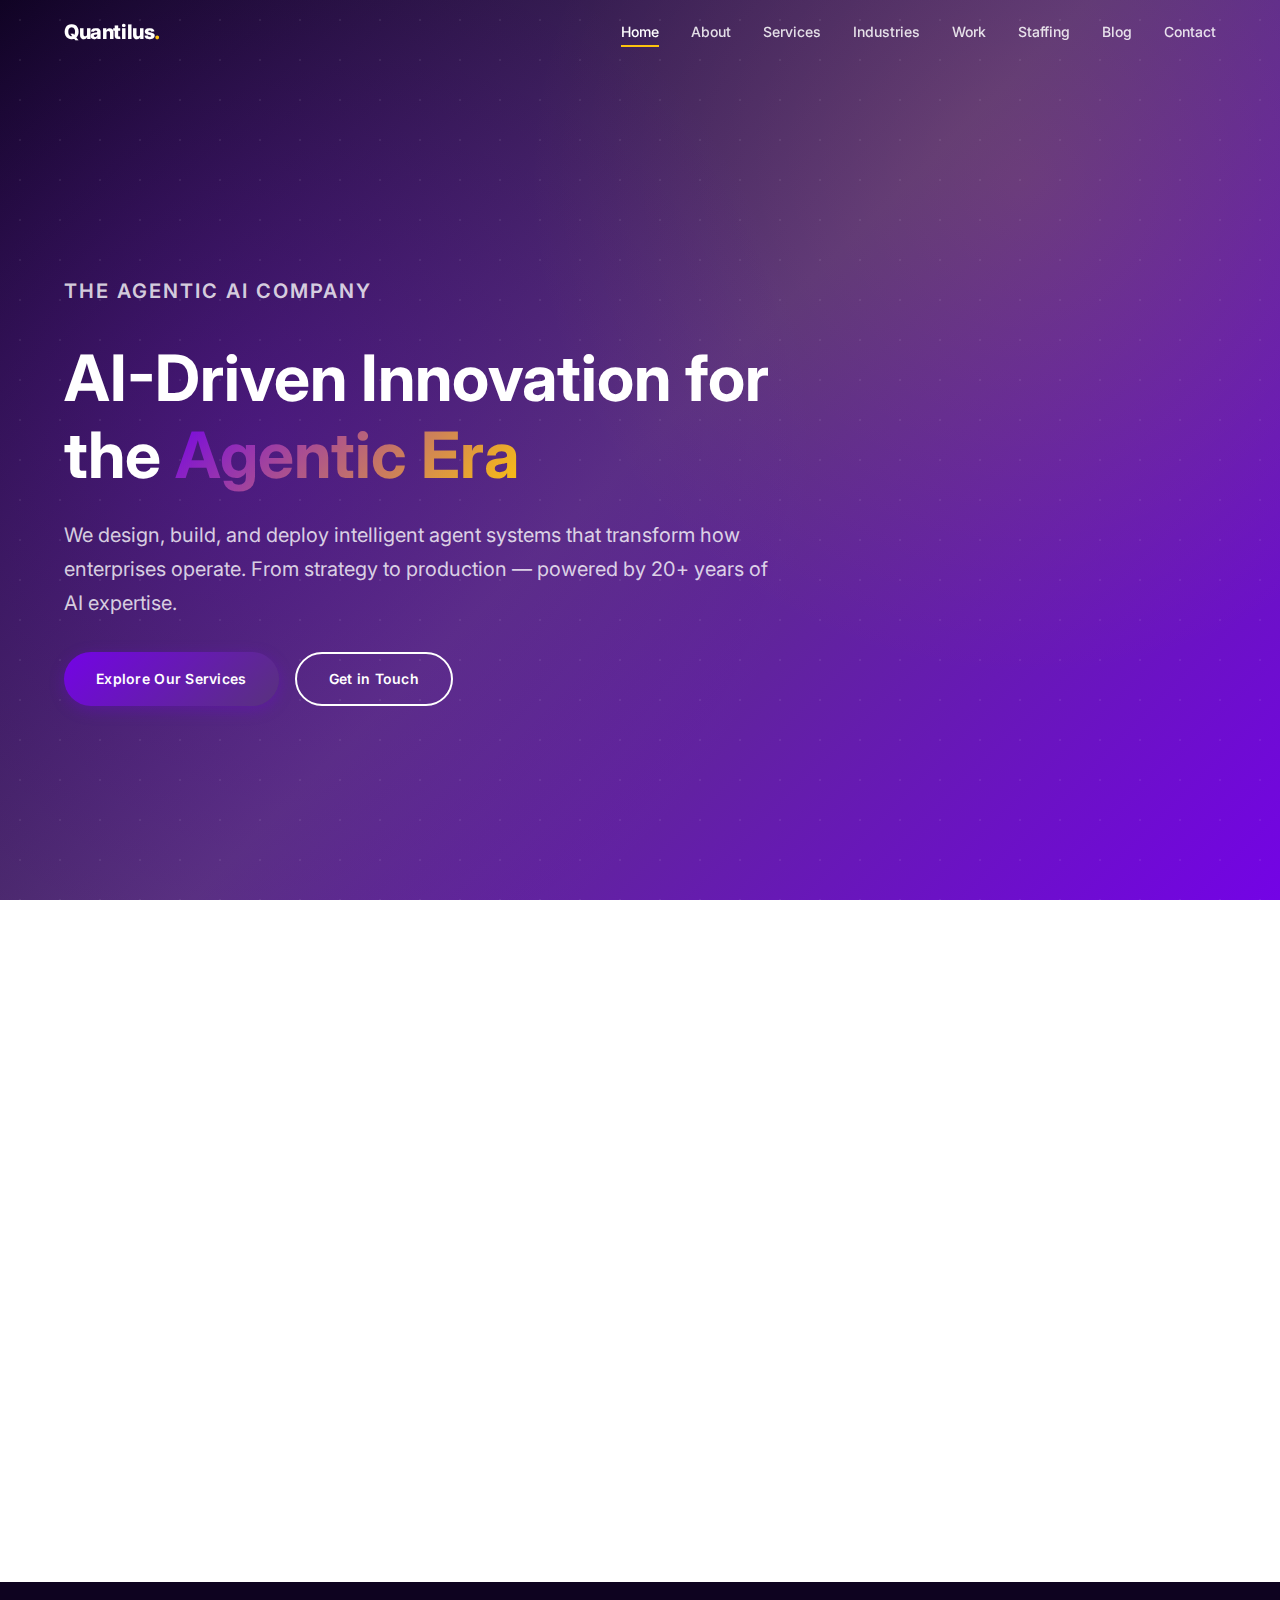
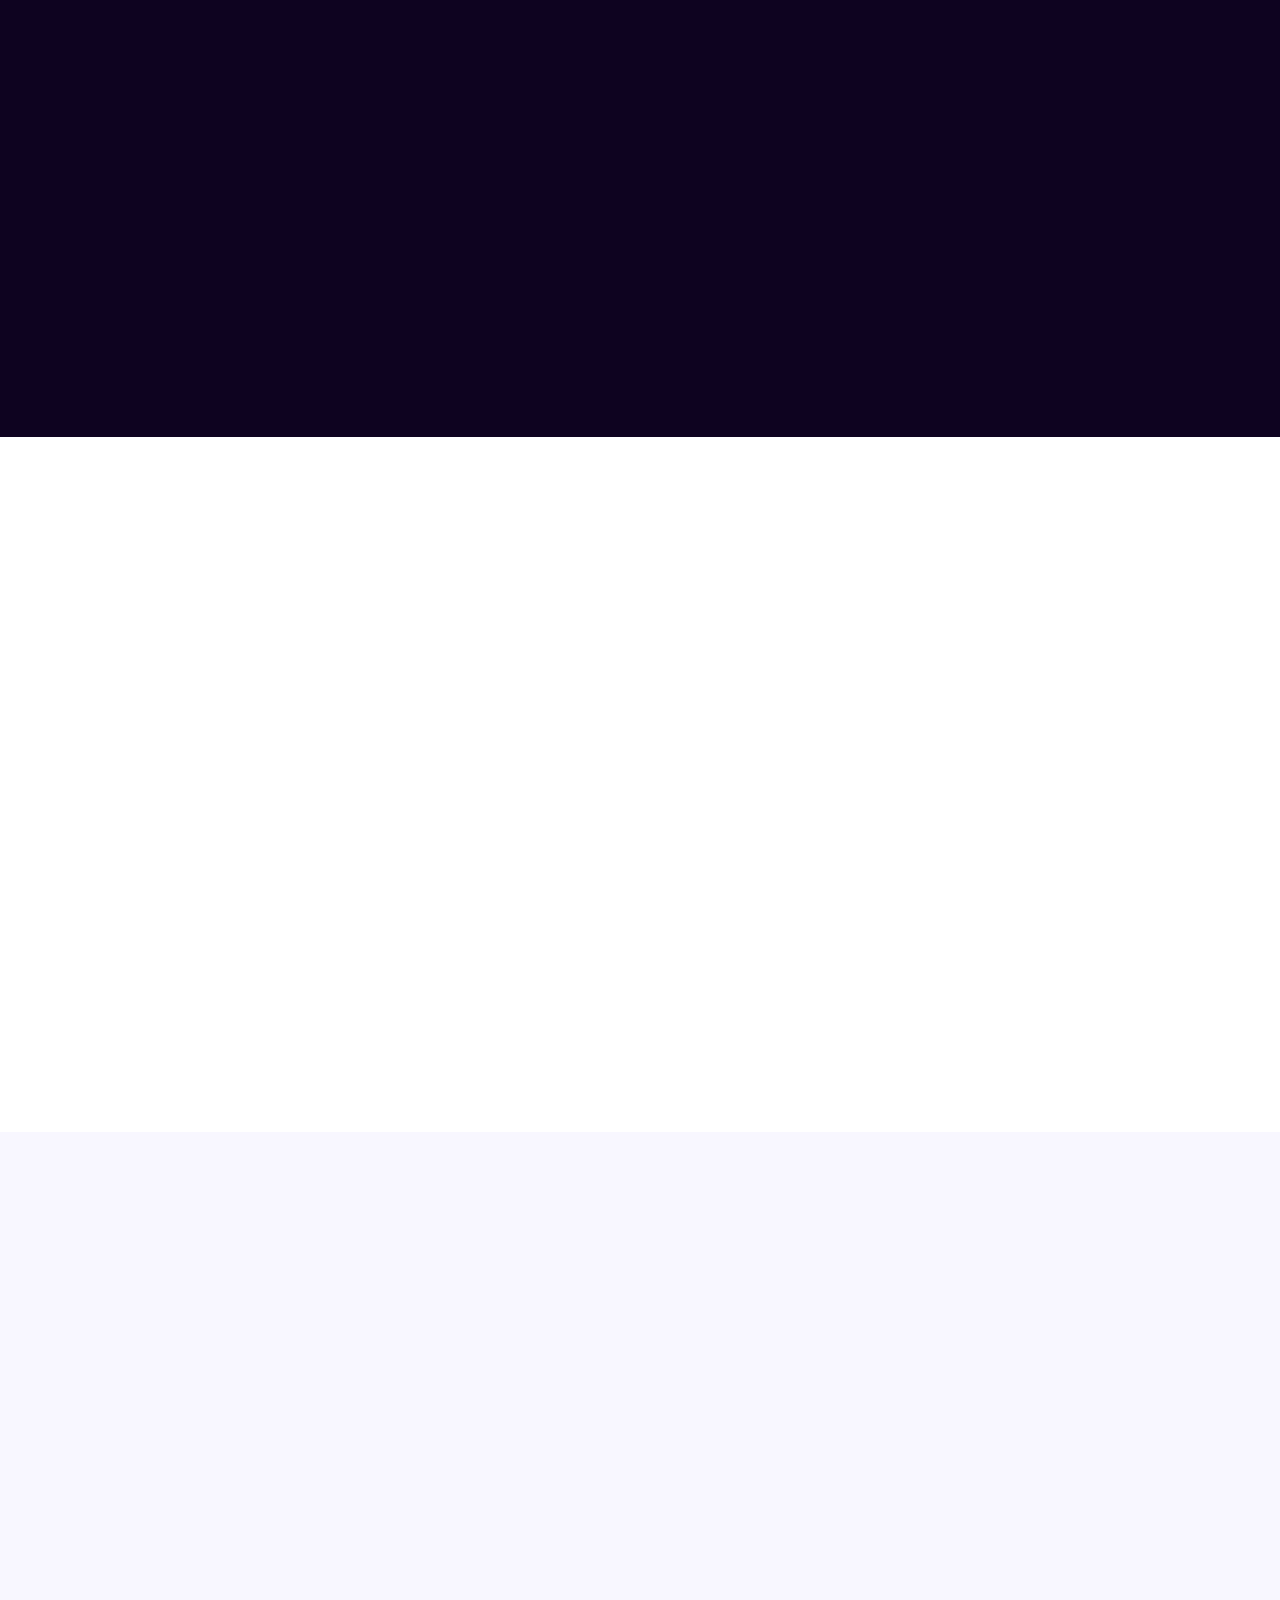
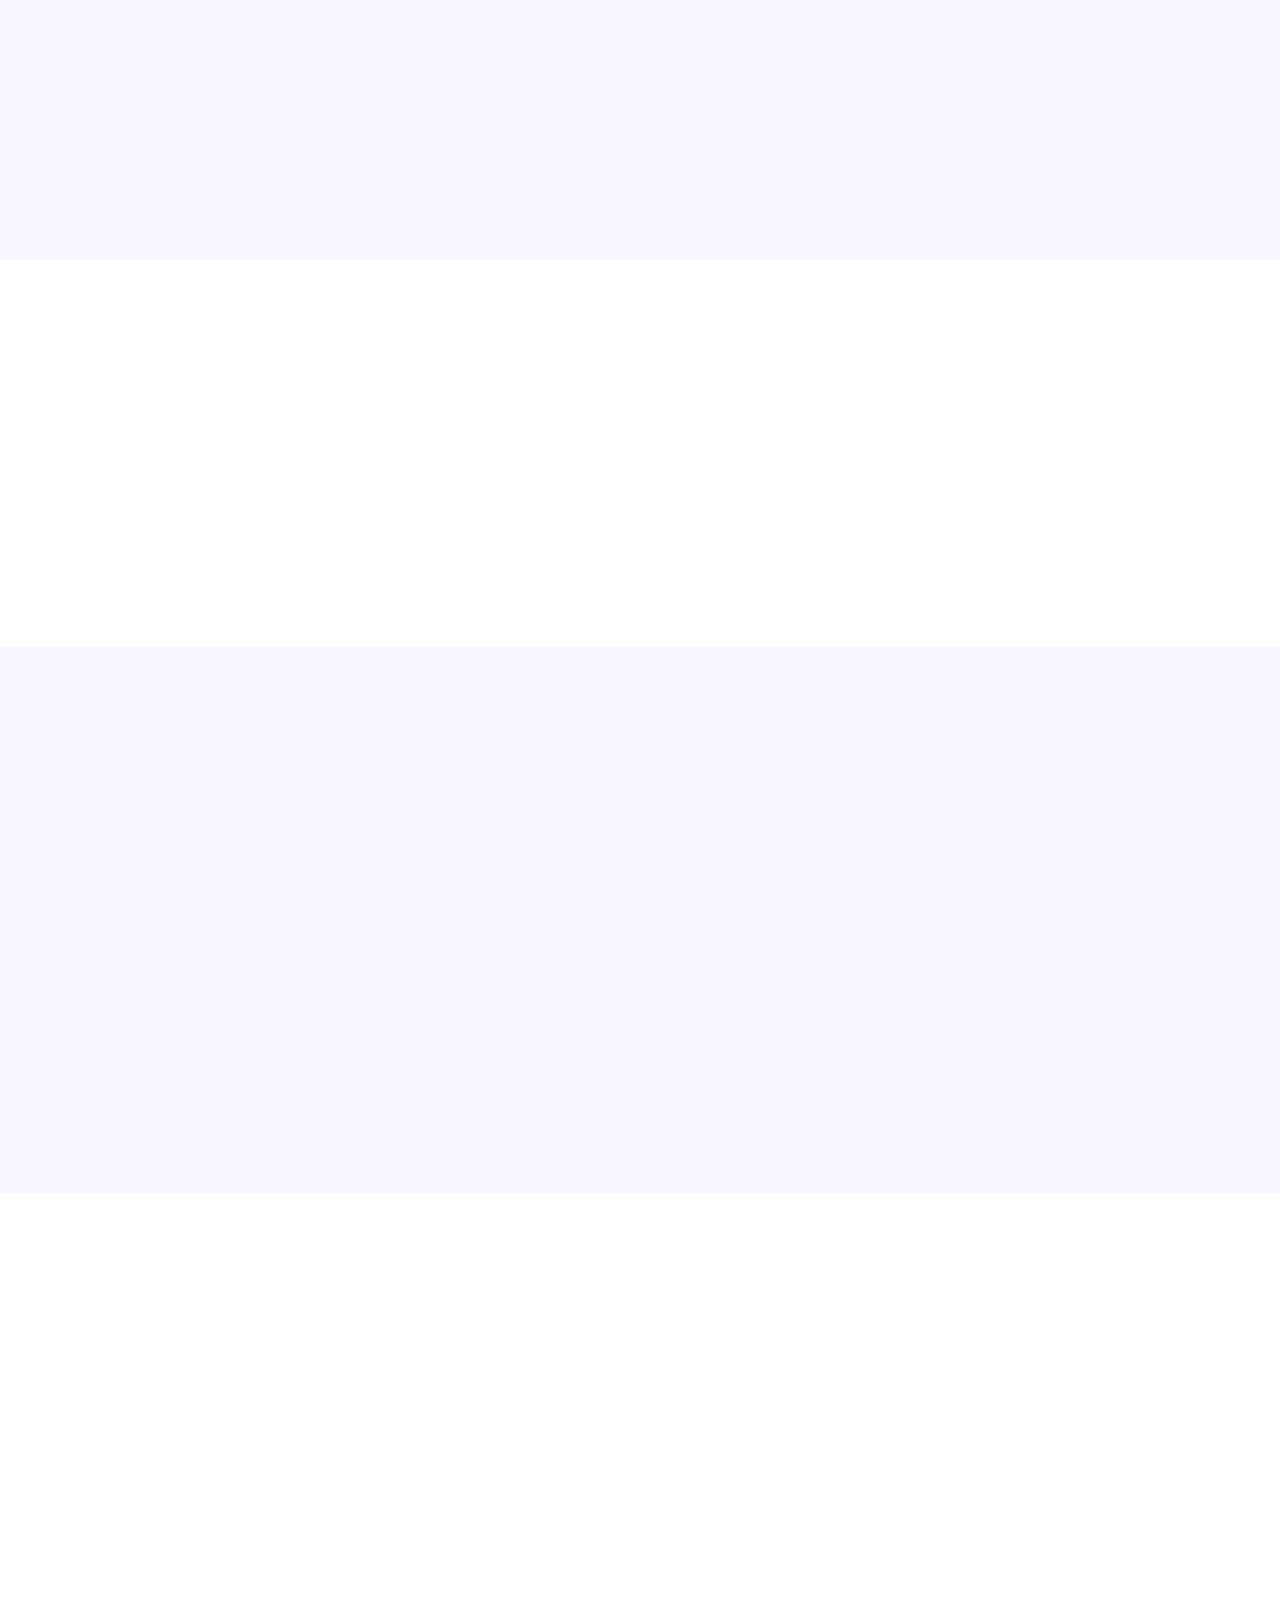
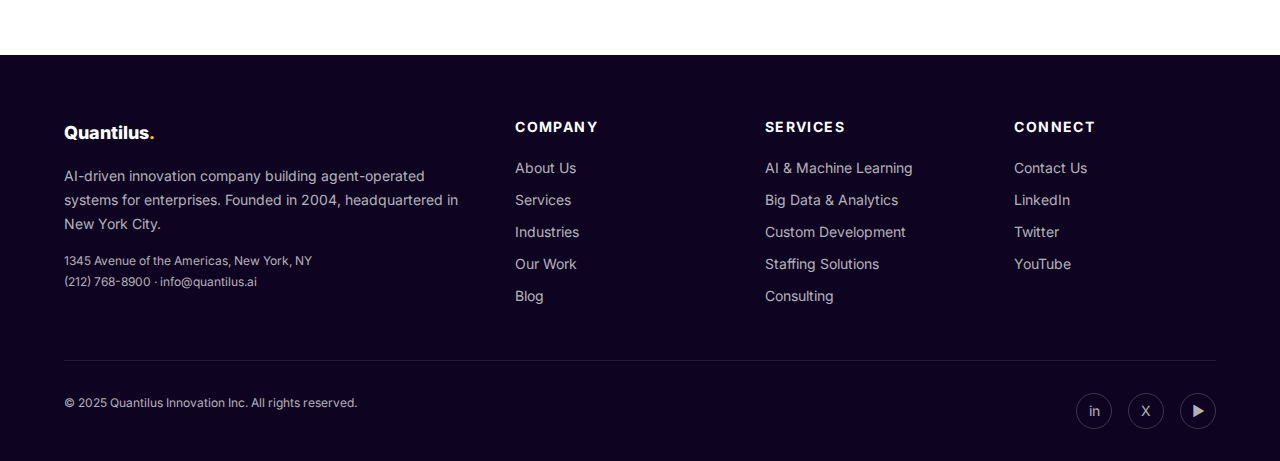
<file: index.html>
<!DOCTYPE html>
<html lang="en">
<head>
  <meta charset="UTF-8">
  <meta name="viewport" content="width=device-width, initial-scale=1.0">
  <title>Quantilus Innovation — AI-Driven Innovation for the Agentic Era</title>
  <meta name="description" content="Quantilus Innovation builds AI-driven, agent-operated systems for enterprises. 200+ AI experts, 20+ years of innovation. Strategy, development, and deployment for the agentic future.">
  <meta name="keywords" content="AI, agentic AI, machine learning, big data, custom software, AI consulting, Quantilus">
  <link rel="canonical" href="https://quantilus.ai/">
  <!-- Open Graph -->
  <meta property="og:title" content="Quantilus Innovation — AI-Driven Innovation for the Agentic Era">
  <meta property="og:description" content="Building agent-operated systems for enterprises. 200+ AI experts, 20+ years of innovation.">
  <meta property="og:url" content="https://quantilus.ai/">
  <meta property="og:type" content="website">
  <meta property="og:image" content="https://quantilus.ai/images/og-home.jpg">
  <!-- Twitter Card -->
  <meta name="twitter:card" content="summary_large_image">
  <meta name="twitter:site" content="@quantilus">
  <meta name="twitter:title" content="Quantilus Innovation — AI-Driven Innovation for the Agentic Era">
  <meta name="twitter:description" content="Building agent-operated systems for enterprises. 200+ AI experts, 20+ years of innovation.">
  <meta name="twitter:image" content="https://quantilus.ai/images/og-home.jpg">
  <link rel="icon" href="images/favicon.ico" sizes="any">
  <!-- Fonts -->
  <link rel="preconnect" href="https://fonts.googleapis.com">
  <link rel="preconnect" href="https://fonts.gstatic.com" crossorigin>
  <link href="https://fonts.googleapis.com/css2?family=DM+Serif+Display:ital@0;1&family=Inter:wght@400;500;600;700&display=swap" rel="stylesheet">
  <link rel="stylesheet" href="css/style.css">
  <link rel="manifest" href="manifest.json">
  <!-- Structured Data -->
  <script type="application/ld+json">
  {
    "@context": "https://schema.org",
    "@type": "Organization",
    "name": "Quantilus Innovation",
    "url": "https://quantilus.ai",
    "logo": "https://quantilus.ai/images/logo.png",
    "description": "AI-driven innovation company building agent-operated systems for enterprises.",
    "foundingDate": "2004",
    "founder": {
      "@type": "Person",
      "name": "Debarshi Chaudhury"
    },
    "address": {
      "@type": "PostalAddress",
      "streetAddress": "1345 Avenue of the Americas",
      "addressLocality": "New York",
      "addressRegion": "NY",
      "postalCode": "10105",
      "addressCountry": "US"
    },
    "contactPoint": {
      "@type": "ContactPoint",
      "telephone": "+1-212-768-8900",
      "email": "info@quantilus.ai",
      "contactType": "sales"
    },
    "sameAs": [
      "https://www.linkedin.com/company/quantilus",
      "https://twitter.com/quantilus",
      "https://www.youtube.com/quantilus"
    ]
  }
  </script>
  <script type="application/ld+json">
  {
    "@context": "https://schema.org",
    "@type": "WebSite",
    "name": "Quantilus Innovation",
    "url": "https://quantilus.ai",
    "potentialAction": {
      "@type": "SearchAction",
      "target": "https://quantilus.ai/search?q={search_term_string}",
      "query-input": "required name=search_term_string"
    }
  }
  </script>
</head>
<body>
  <a href="#main" class="skip-link">Skip to main content</a>

  <!-- Header -->
  <header class="header" role="banner">
    <div class="container">
      <a href="index.html" class="logo" aria-label="Quantilus Innovation Home">Quantilus<span>.</span></a>
      <nav class="nav" role="navigation" aria-label="Main navigation">
        <a href="index.html" class="active">Home</a>
        <a href="about.html">About</a>
        <a href="services.html">Services</a>
        <a href="industries.html">Industries</a>
        <a href="work.html">Work</a>
        <a href="staffing.html">Staffing</a>
        <a href="blog.html">Blog</a>
        <a href="contact.html">Contact</a>
      </nav>
      <button class="nav-toggle" aria-label="Toggle navigation" aria-expanded="false">
        <span></span><span></span><span></span>
      </button>
    </div>
  </header>

  <main id="main">
    <!-- Hero -->
    <section class="hero" aria-labelledby="hero-heading">
      <div class="hero__bg-pattern"></div>
      <div class="container">
        <div class="hero__content">
          <p class="label">The Agentic AI Company</p>
          <h1 id="hero-heading">AI-Driven Innovation for the <span class="text-gradient">Agentic Era</span></h1>
          <p>We design, build, and deploy intelligent agent systems that transform how enterprises operate. From strategy to production — powered by 20+ years of AI expertise.</p>
          <div class="hero__buttons">
            <a href="services.html" class="btn btn--primary">Explore Our Services</a>
            <a href="contact.html" class="btn btn--outline">Get in Touch</a>
          </div>
        </div>
      </div>
    </section>

    <!-- Value Propositions -->
    <section class="section" aria-labelledby="value-heading">
      <div class="container">
        <div class="section-header fade-in">
          <p class="label">What We Do</p>
          <h2 id="value-heading">End-to-End Agentic AI Solutions</h2>
          <p>We help enterprises harness the power of autonomous AI agents — from strategy and design to development and operations.</p>
        </div>
        <div class="grid grid--4 fade-in">
          <div class="card card--accent-border">
            <div class="card__icon">&#9670;</div>
            <h3 class="card__title">Agent Strategy</h3>
            <p class="card__text">Identify where AI agents create the most value in your organization. We map workflows, assess readiness, and design your agentic roadmap.</p>
          </div>
          <div class="card card--accent-border">
            <div class="card__icon">&#9881;</div>
            <h3 class="card__title">Agent Development</h3>
            <p class="card__text">Build custom AI agents with MCP-ready integrations, API-first architectures, and enterprise-grade reliability.</p>
          </div>
          <div class="card card--accent-border">
            <div class="card__icon">&#9878;</div>
            <h3 class="card__title">Agent Operations</h3>
            <p class="card__text">Deploy, monitor, and optimize your AI agents in production. Continuous improvement driven by real-world performance data.</p>
          </div>
          <div class="card card--accent-border">
            <div class="card__icon">&#11200;</div>
            <h3 class="card__title">Agentic Platform</h3>
            <p class="card__text">Our platform orchestrates multi-agent systems, enabling seamless collaboration between autonomous AI agents at scale.</p>
          </div>
        </div>
      </div>
    </section>

    <!-- About Snippet -->
    <section class="section section--dark" aria-labelledby="about-heading">
      <div class="container">
        <div class="hero__grid fade-in">
          <div>
            <p class="label">About Quantilus</p>
            <h2 id="about-heading">Two Decades of Innovation, One Vision</h2>
            <p>Founded in 2004 by Debarshi Chaudhury in New York City, Quantilus Innovation has grown from a software consultancy into a global AI powerhouse. With 200+ AI experts across five offices worldwide, we deliver solutions that move enterprises from automation to autonomy.</p>
            <a href="about.html" class="btn btn--gold">Learn Our Story</a>
          </div>
          <div class="stats">
            <div class="stat">
              <div class="stat__number">20+</div>
              <div class="stat__label">Years of Innovation</div>
            </div>
            <div class="stat">
              <div class="stat__number">200+</div>
              <div class="stat__label">AI Experts</div>
            </div>
            <div class="stat">
              <div class="stat__number">5</div>
              <div class="stat__label">Global Offices</div>
            </div>
            <div class="stat">
              <div class="stat__number">500+</div>
              <div class="stat__label">Projects Delivered</div>
            </div>
          </div>
        </div>
      </div>
    </section>

    <!-- Services Overview -->
    <section class="section" aria-labelledby="services-heading">
      <div class="container">
        <div class="section-header fade-in">
          <p class="label">Our Services</p>
          <h2 id="services-heading">Comprehensive Technology Solutions</h2>
          <p>From artificial intelligence to custom software — we deliver the full spectrum of technology services for the modern enterprise.</p>
        </div>
        <div class="grid grid--3 fade-in">
          <div class="card card--gold-border">
            <div class="card__icon">&#129302;</div>
            <h3 class="card__title">AI &amp; Machine Learning</h3>
            <p class="card__text">NLP, computer vision, predictive analytics, and custom AI development. We build intelligent systems that learn and adapt.</p>
            <br><a href="services.html" class="btn btn--outline-dark">Learn More &rarr;</a>
          </div>
          <div class="card card--gold-border">
            <div class="card__icon">&#128202;</div>
            <h3 class="card__title">Big Data &amp; Analytics</h3>
            <p class="card__text">Data integration, real-time analytics, visualization, and management. Turn your data into strategic advantage.</p>
            <br><a href="services.html" class="btn btn--outline-dark">Learn More &rarr;</a>
          </div>
          <div class="card card--gold-border">
            <div class="card__icon">&#128187;</div>
            <h3 class="card__title">Custom Development</h3>
            <p class="card__text">Web, mobile, and enterprise applications built with agent-compatible, API-first architectures for the agentic future.</p>
            <br><a href="services.html" class="btn btn--outline-dark">Learn More &rarr;</a>
          </div>
        </div>
      </div>
    </section>

    <!-- Industry Solutions -->
    <section class="section section--light" aria-labelledby="industry-heading">
      <div class="container">
        <div class="section-header fade-in">
          <p class="label">Industries</p>
          <h2 id="industry-heading">AI Solutions Across Industries</h2>
          <p>Deep domain expertise enabling intelligent automation in the sectors that matter most.</p>
        </div>
        <div class="industry-scroll fade-in">
          <div class="industry-card">
            <div class="industry-card__icon">&#127974;</div>
            <h4>Finance</h4>
            <p>Predictive analytics, automated trading, fraud detection, and portfolio optimization powered by AI agents.</p>
          </div>
          <div class="industry-card">
            <div class="industry-card__icon">&#127891;</div>
            <h4>Education</h4>
            <p>Personalized learning, intelligent tutoring systems, adaptive assessment, and educational analytics.</p>
          </div>
          <div class="industry-card">
            <div class="industry-card__icon">&#128722;</div>
            <h4>Retail</h4>
            <p>Customer personalization, inventory optimization, service automation, and demand forecasting.</p>
          </div>
          <div class="industry-card">
            <div class="industry-card__icon">&#127973;</div>
            <h4>Healthcare</h4>
            <p>AI-assisted diagnostics, patient care optimization, population health management, and clinical analytics.</p>
          </div>
          <div class="industry-card">
            <div class="industry-card__icon">&#9881;</div>
            <h4>Manufacturing</h4>
            <p>Predictive maintenance, quality control, supply chain optimization, and intelligent automation.</p>
          </div>
        </div>
        <div style="text-align:center;margin-top:2rem" class="fade-in">
          <a href="industries.html" class="btn btn--primary">View All Industries</a>
        </div>
      </div>
    </section>

    <!-- Client Logos -->
    <section class="section" aria-labelledby="clients-heading">
      <div class="container">
        <div class="section-header fade-in">
          <p class="label">Trusted By</p>
          <h2 id="clients-heading">World-Class Clients</h2>
        </div>
        <div class="logo-strip fade-in">
          <span class="logo-strip__item">NBCUniversal</span>
          <span class="logo-strip__item">Macy's</span>
          <span class="logo-strip__item">USPS</span>
          <span class="logo-strip__item">Deloitte</span>
          <span class="logo-strip__item">Facebook</span>
          <span class="logo-strip__item">Gartner</span>
          <span class="logo-strip__item">J.P. Morgan</span>
          <span class="logo-strip__item">Disney</span>
        </div>
      </div>
    </section>

    <!-- Testimonials -->
    <section class="section section--light" aria-labelledby="testimonial-heading">
      <div class="container">
        <div class="section-header fade-in">
          <p class="label">Testimonials</p>
          <h2 id="testimonial-heading">What Our Clients Say</h2>
        </div>
        <div class="grid grid--2 fade-in">
          <div class="testimonial">
            <p class="testimonial__text">"Quantilus transformed our data infrastructure and built AI models that directly increased our revenue forecasting accuracy by 40%."</p>
            <p class="testimonial__author">VP of Technology</p>
            <p class="testimonial__role">Fortune 500 Financial Services</p>
          </div>
          <div class="testimonial">
            <p class="testimonial__text">"Their team understood our complex requirements from day one. The agentic approach to our customer service automation was a game changer."</p>
            <p class="testimonial__author">Chief Digital Officer</p>
            <p class="testimonial__role">Global Retail Enterprise</p>
          </div>
        </div>
      </div>
    </section>

    <!-- CTA Banner -->
    <section class="section" aria-labelledby="cta-heading">
      <div class="container">
        <div class="cta-banner fade-in">
          <h2 id="cta-heading">Ready to Build Agent-Operated Systems?</h2>
          <p>Let's design your agentic future — from strategy to production.</p>
          <a href="contact.html" class="btn btn--gold">Start a Conversation</a>
        </div>
      </div>
    </section>
  </main>

  <!-- Footer -->
  <footer class="footer" role="contentinfo">
    <div class="container">
      <div class="footer__grid">
        <div>
          <div class="footer__brand">Quantilus<span>.</span></div>
          <p class="footer__desc">AI-driven innovation company building agent-operated systems for enterprises. Founded in 2004, headquartered in New York City.</p>
          <p class="footer__desc" style="font-size:0.75rem;">1345 Avenue of the Americas, New York, NY<br>(212) 768-8900 &middot; info@quantilus.ai</p>
        </div>
        <div>
          <h4>Company</h4>
          <div class="footer__links">
            <a href="about.html">About Us</a>
            <a href="services.html">Services</a>
            <a href="industries.html">Industries</a>
            <a href="work.html">Our Work</a>
            <a href="blog.html">Blog</a>
          </div>
        </div>
        <div>
          <h4>Services</h4>
          <div class="footer__links">
            <a href="services.html">AI &amp; Machine Learning</a>
            <a href="services.html">Big Data &amp; Analytics</a>
            <a href="services.html">Custom Development</a>
            <a href="staffing.html">Staffing Solutions</a>
            <a href="contact.html">Consulting</a>
          </div>
        </div>
        <div>
          <h4>Connect</h4>
          <div class="footer__links">
            <a href="contact.html">Contact Us</a>
            <a href="https://www.linkedin.com/company/quantilus" target="_blank" rel="noopener noreferrer">LinkedIn</a>
            <a href="https://twitter.com/quantilus" target="_blank" rel="noopener noreferrer">Twitter</a>
            <a href="https://www.youtube.com/quantilus" target="_blank" rel="noopener noreferrer">YouTube</a>
          </div>
        </div>
      </div>
      <div class="footer__bottom">
        <p>&copy; 2025 Quantilus Innovation Inc. All rights reserved.</p>
        <div class="footer__social">
          <a href="https://www.linkedin.com/company/quantilus" target="_blank" rel="noopener noreferrer" aria-label="LinkedIn">in</a>
          <a href="https://twitter.com/quantilus" target="_blank" rel="noopener noreferrer" aria-label="Twitter">X</a>
          <a href="https://www.youtube.com/quantilus" target="_blank" rel="noopener noreferrer" aria-label="YouTube">&#9654;</a>
        </div>
      </div>
    </div>
  </footer>

  <script src="js/main.js"></script>
</body>
</html>
</file>
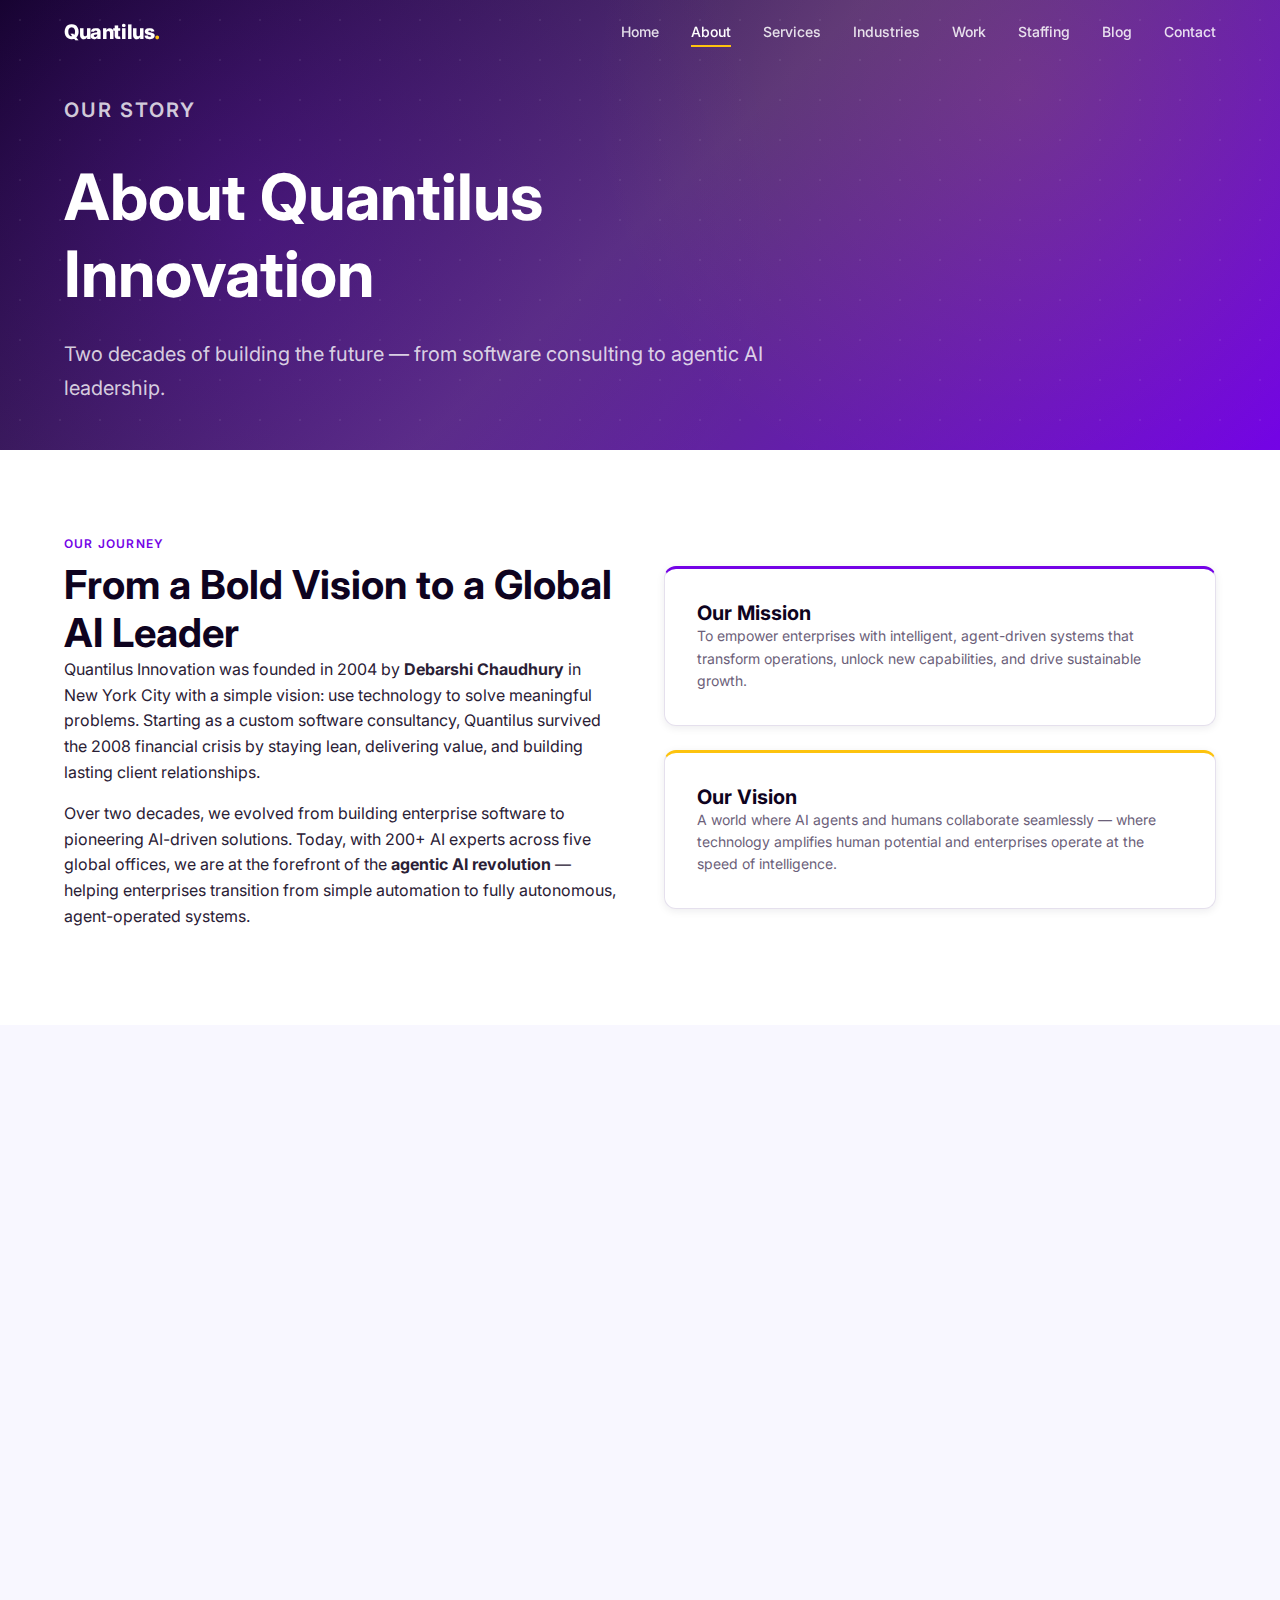
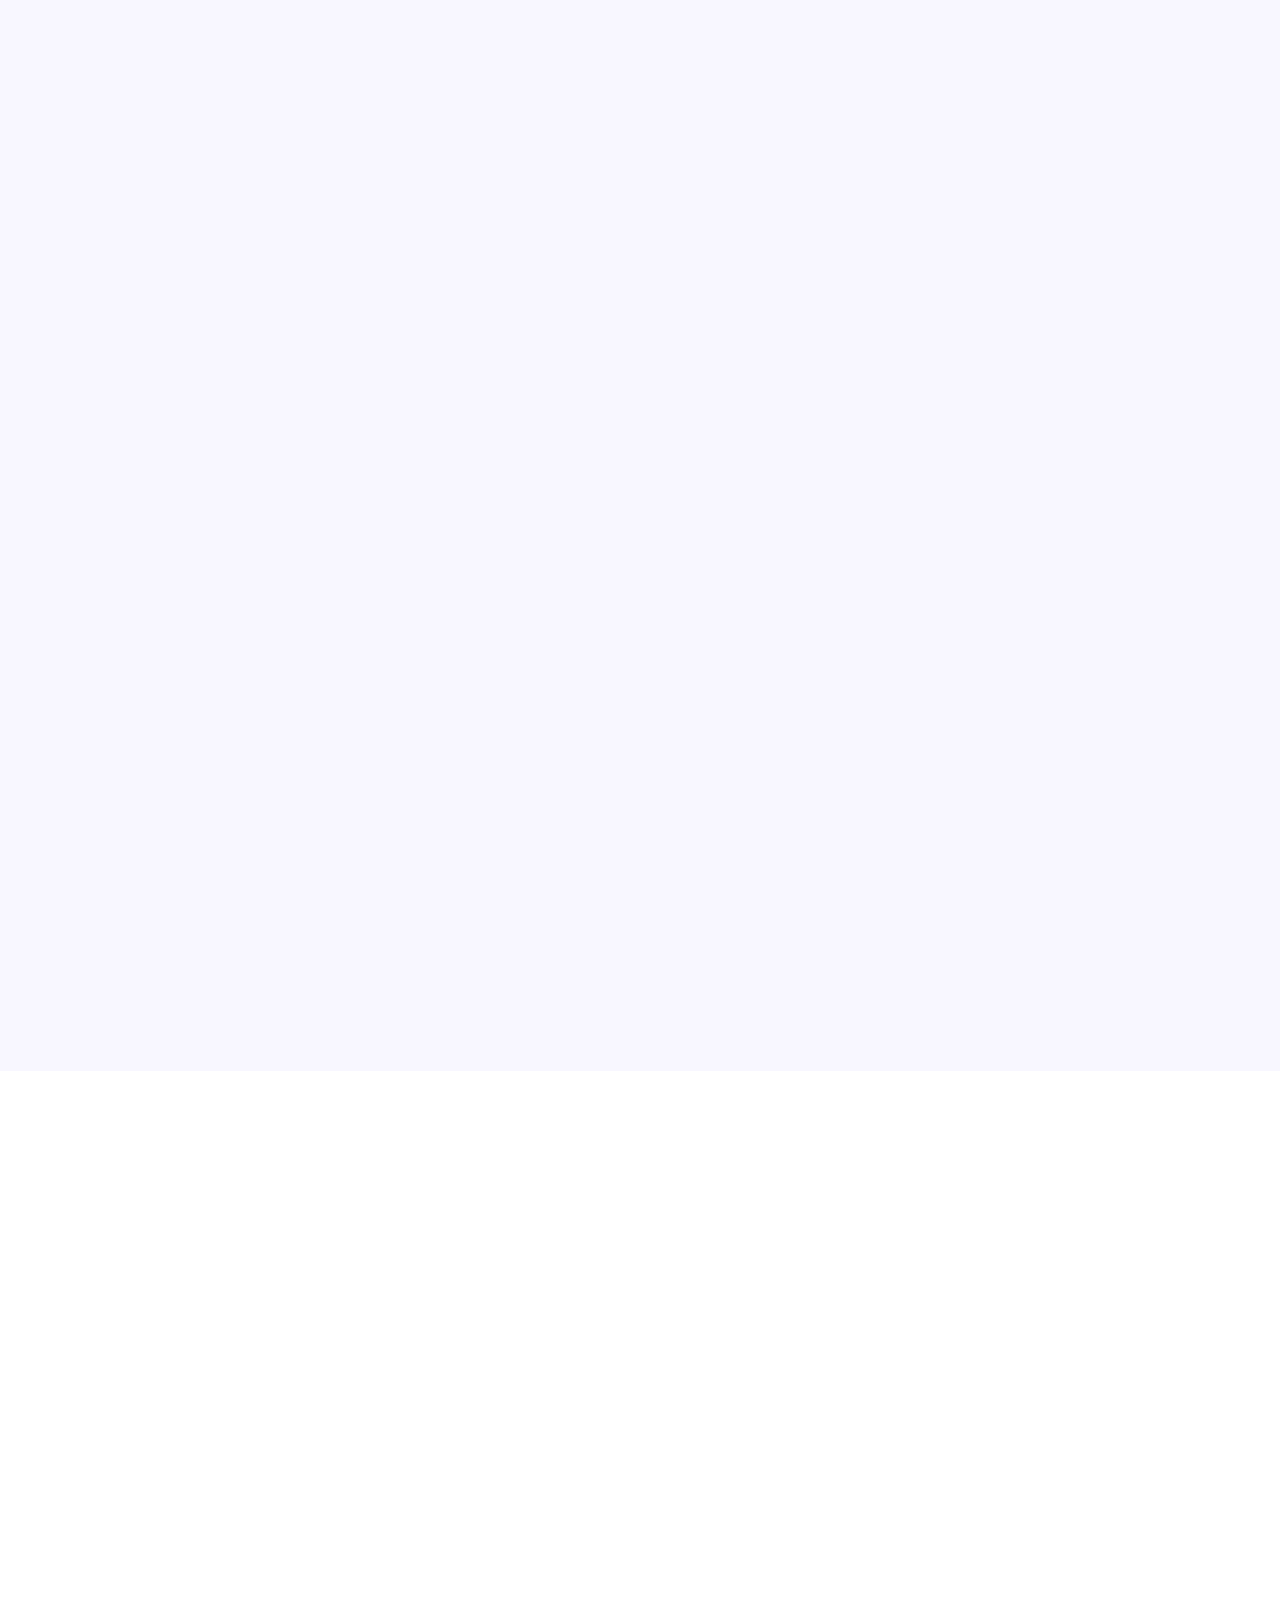
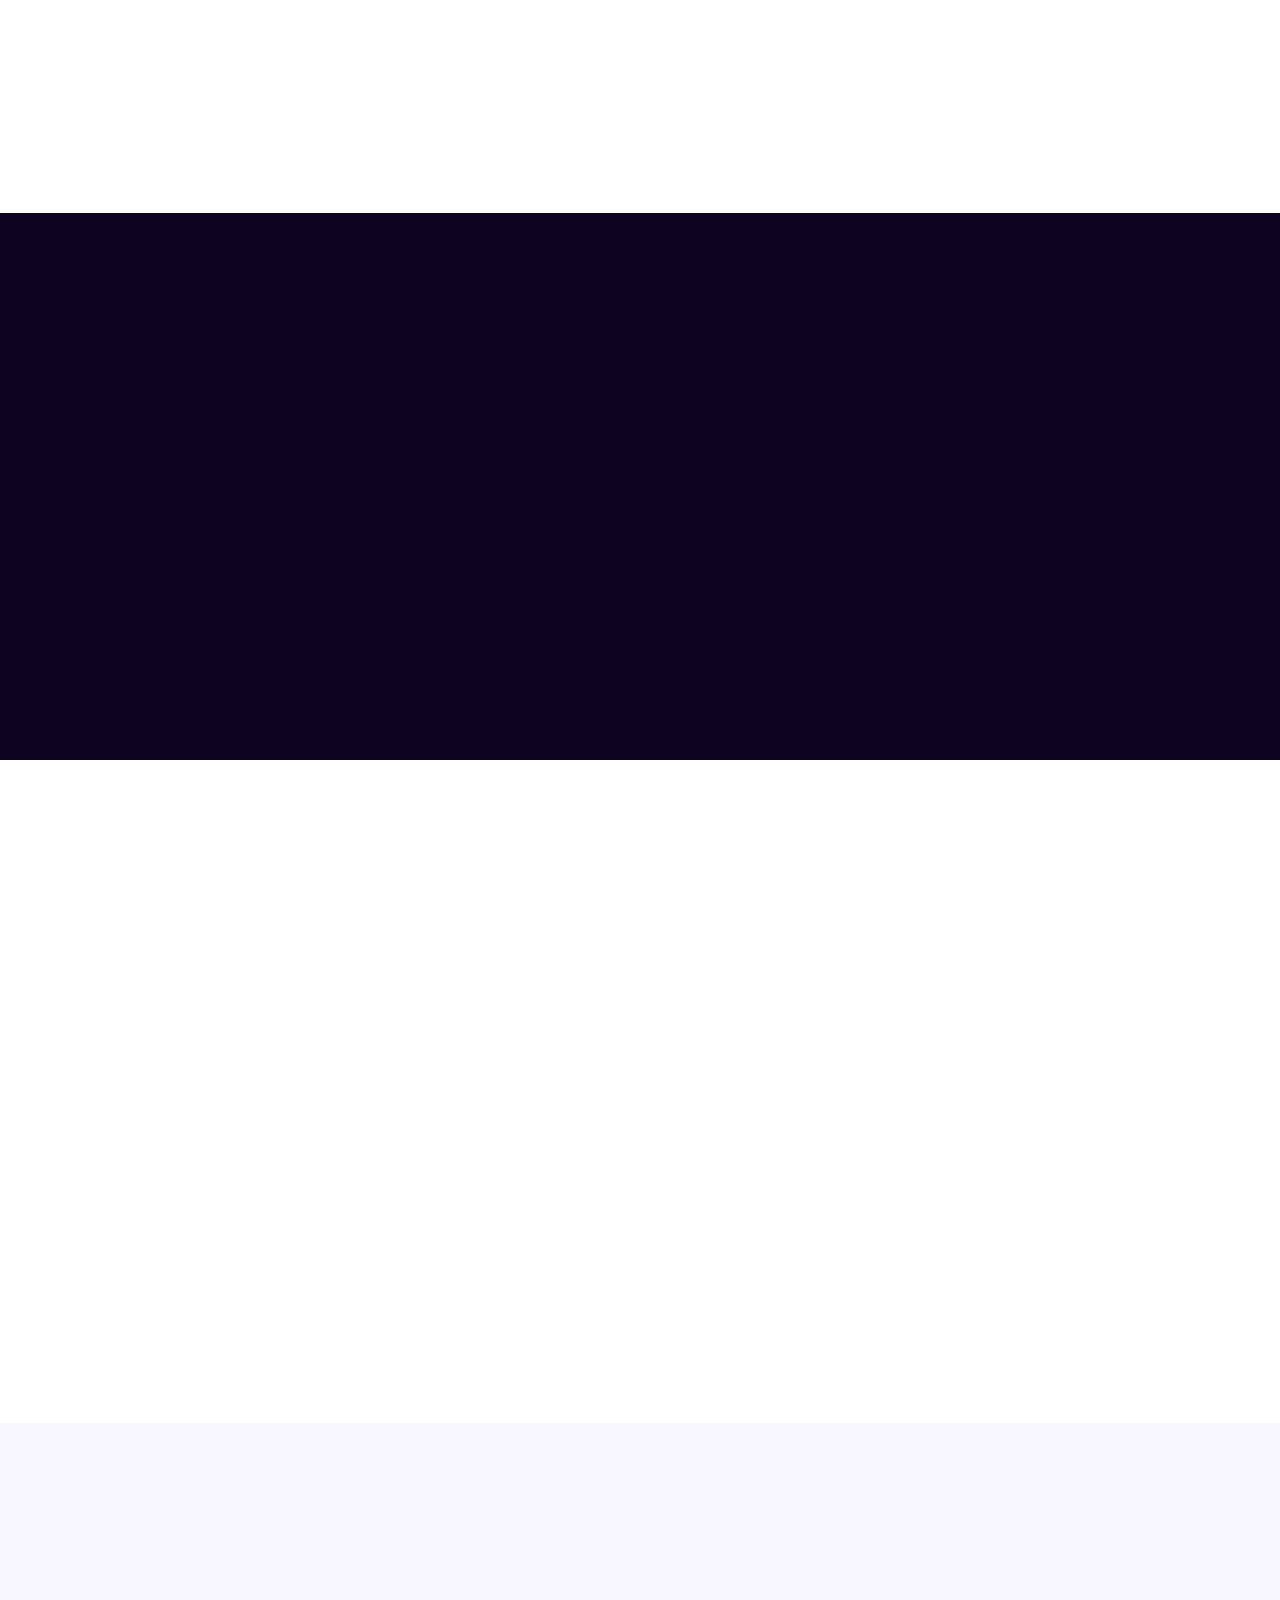
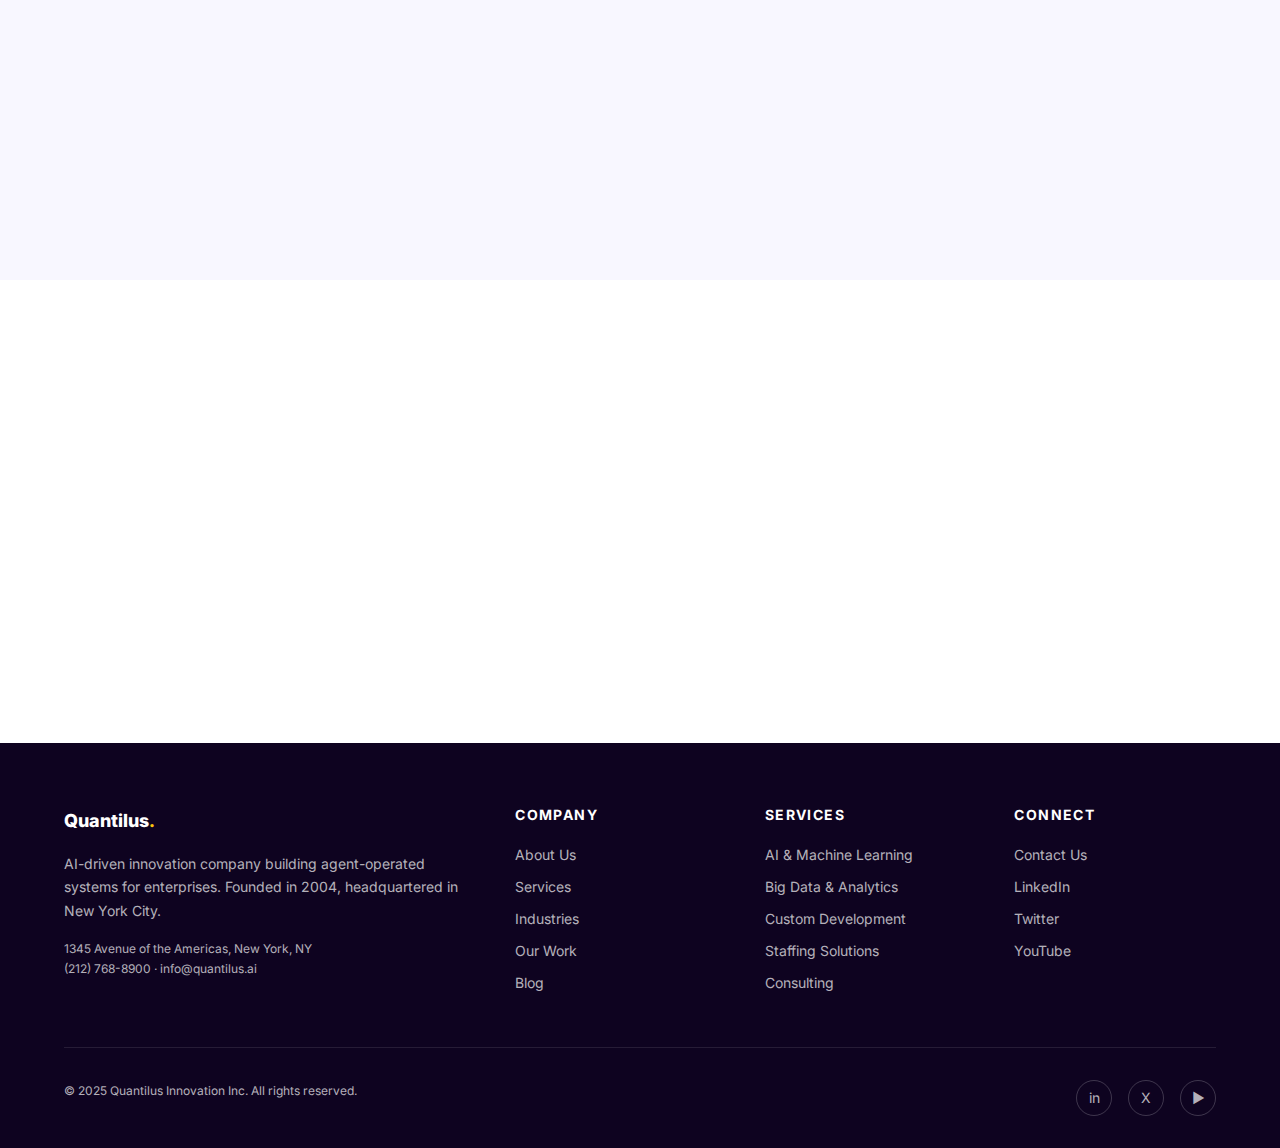
<file: about.html>
<!DOCTYPE html>
<html lang="en">
<head>
  <meta charset="UTF-8">
  <meta name="viewport" content="width=device-width, initial-scale=1.0">
  <title>About Us | Quantilus Innovation — AI Driven Innovation</title>
  <meta name="description" content="Founded in 2004, Quantilus Innovation has grown to 200+ AI experts across 5 global offices. Learn about our story, leadership, and mission to build agent-operated enterprises.">
  <link rel="canonical" href="https://quantilus.ai/about.html">
  <meta property="og:title" content="About Quantilus Innovation">
  <meta property="og:description" content="20+ years of AI innovation. Learn about our story, team, and global presence.">
  <meta property="og:url" content="https://quantilus.ai/about.html">
  <meta property="og:type" content="website">
  <meta property="og:image" content="https://quantilus.ai/images/og-about.jpg">
  <meta name="twitter:card" content="summary_large_image">
  <meta name="twitter:site" content="@quantilus">
  <meta name="twitter:title" content="About Quantilus Innovation">
  <meta name="twitter:description" content="20+ years of AI innovation. Learn about our story, team, and global presence.">
  <meta name="twitter:image" content="https://quantilus.ai/images/og-about.jpg">
  <link rel="icon" href="images/favicon.ico" sizes="any">
  <link rel="preconnect" href="https://fonts.googleapis.com">
  <link rel="preconnect" href="https://fonts.gstatic.com" crossorigin>
  <link href="https://fonts.googleapis.com/css2?family=DM+Serif+Display:ital@0;1&family=Inter:wght@400;500;600;700&display=swap" rel="stylesheet">
  <link rel="stylesheet" href="css/style.css">
  <script type="application/ld+json">
  {
    "@context": "https://schema.org",
    "@type": "AboutPage",
    "mainEntity": {
      "@type": "Organization",
      "name": "Quantilus Innovation",
      "foundingDate": "2004",
      "numberOfEmployees": { "@type": "QuantitativeValue", "value": 200 },
      "founder": { "@type": "Person", "name": "Debarshi Chaudhury", "jobTitle": "CEO & Founder" }
    }
  }
  </script>
</head>
<body>
  <a href="#main" class="skip-link">Skip to main content</a>

  <header class="header" role="banner">
    <div class="container">
      <a href="index.html" class="logo" aria-label="Quantilus Innovation Home">Quantilus<span>.</span></a>
      <nav class="nav" role="navigation" aria-label="Main navigation">
        <a href="index.html">Home</a>
        <a href="about.html" class="active">About</a>
        <a href="services.html">Services</a>
        <a href="industries.html">Industries</a>
        <a href="work.html">Work</a>
        <a href="staffing.html">Staffing</a>
        <a href="blog.html">Blog</a>
        <a href="contact.html">Contact</a>
      </nav>
      <button class="nav-toggle" aria-label="Toggle navigation" aria-expanded="false">
        <span></span><span></span><span></span>
      </button>
    </div>
  </header>

  <main id="main">
    <!-- Hero -->
    <section class="hero hero--short" aria-labelledby="about-hero-heading">
      <div class="hero__bg-pattern"></div>
      <div class="container">
        <div class="hero__content">
          <p class="label">Our Story</p>
          <h1 id="about-hero-heading">About Quantilus Innovation</h1>
          <p>Two decades of building the future — from software consulting to agentic AI leadership.</p>
        </div>
      </div>
    </section>

    <!-- Story -->
    <section class="section" aria-labelledby="story-heading">
      <div class="container">
        <div class="hero__grid fade-in">
          <div>
            <p class="label">Our Journey</p>
            <h2 id="story-heading">From a Bold Vision to a Global AI Leader</h2>
            <p>Quantilus Innovation was founded in 2004 by <strong>Debarshi Chaudhury</strong> in New York City with a simple vision: use technology to solve meaningful problems. Starting as a custom software consultancy, Quantilus survived the 2008 financial crisis by staying lean, delivering value, and building lasting client relationships.</p>
            <p>Over two decades, we evolved from building enterprise software to pioneering AI-driven solutions. Today, with 200+ AI experts across five global offices, we are at the forefront of the <strong>agentic AI revolution</strong> — helping enterprises transition from simple automation to fully autonomous, agent-operated systems.</p>
          </div>
          <div>
            <div class="card card--accent-border" style="margin-bottom:1.5rem">
              <h4>Our Mission</h4>
              <p class="card__text">To empower enterprises with intelligent, agent-driven systems that transform operations, unlock new capabilities, and drive sustainable growth.</p>
            </div>
            <div class="card card--gold-border">
              <h4>Our Vision</h4>
              <p class="card__text">A world where AI agents and humans collaborate seamlessly — where technology amplifies human potential and enterprises operate at the speed of intelligence.</p>
            </div>
          </div>
        </div>
      </div>
    </section>

    <!-- Timeline -->
    <section class="section section--light" aria-labelledby="timeline-heading">
      <div class="container">
        <div class="section-header fade-in">
          <p class="label">Milestones</p>
          <h2 id="timeline-heading">Our Journey Through the Years</h2>
        </div>
        <div class="timeline fade-in">
          <div class="timeline__item">
            <div class="timeline__dot"></div>
            <div class="timeline__content">
              <p class="timeline__year">2004</p>
              <h4>Founded in New York City</h4>
              <p>Debarshi Chaudhury launches Quantilus as a custom software consultancy, focused on delivering enterprise-grade solutions.</p>
            </div>
          </div>
          <div class="timeline__item">
            <div class="timeline__dot"></div>
            <div class="timeline__content">
              <p class="timeline__year">2008</p>
              <h4>Survived the Financial Crisis</h4>
              <p>Stayed lean and client-focused while many firms folded. Emerged stronger with deeper enterprise relationships.</p>
            </div>
          </div>
          <div class="timeline__item">
            <div class="timeline__dot"></div>
            <div class="timeline__content">
              <p class="timeline__year">2015</p>
              <h4>AI &amp; Data Science Expansion</h4>
              <p>Pivoted to AI-first strategy, building dedicated machine learning and data science practice areas.</p>
            </div>
          </div>
          <div class="timeline__item">
            <div class="timeline__dot"></div>
            <div class="timeline__content">
              <p class="timeline__year">2018</p>
              <h4>eNamix Acquisition</h4>
              <p>Acquired eNamix staffing solutions, adding technical recruiting and staff augmentation capabilities.</p>
            </div>
          </div>
          <div class="timeline__item">
            <div class="timeline__dot"></div>
            <div class="timeline__content">
              <p class="timeline__year">2022</p>
              <h4>Sakha Global Acquisition</h4>
              <p>Expanded global delivery with Sakha Global, strengthening presence in India and Asia-Pacific markets.</p>
            </div>
          </div>
          <div class="timeline__item">
            <div class="timeline__dot"></div>
            <div class="timeline__content">
              <p class="timeline__year">2024</p>
              <h4>The Agentic Era</h4>
              <p>Positioned at the forefront of the agentic AI revolution — building autonomous agent systems for enterprise clients worldwide.</p>
            </div>
          </div>
        </div>
      </div>
    </section>

    <!-- Leadership -->
    <section class="section" aria-labelledby="leadership-heading">
      <div class="container">
        <div class="section-header fade-in">
          <p class="label">Leadership</p>
          <h2 id="leadership-heading">Meet Our Team</h2>
          <p>Experienced leaders driving AI innovation across industries.</p>
        </div>
        <div class="grid grid--4 fade-in">
          <div class="card team-card">
            <div class="team-card__photo">DC</div>
            <h3 class="team-card__name">Debarshi Chaudhury</h3>
            <p class="team-card__role">Founder &amp; CEO</p>
            <p class="team-card__bio">Visionary leader with 25+ years in technology. Founded Quantilus in 2004 and grew it into a global AI innovation company.</p>
          </div>
          <div class="card team-card">
            <div class="team-card__photo">MX</div>
            <h3 class="team-card__name">Matthew Xu</h3>
            <p class="team-card__role">Chief Technologist</p>
            <p class="team-card__bio">Technology strategist leading AI research and platform development. Architect of Quantilus' agentic AI platform and core technology stack.</p>
          </div>
          <div class="card team-card">
            <div class="team-card__photo">JJ</div>
            <h3 class="team-card__name">John Jeltema</h3>
            <p class="team-card__role">Head of Business Development &amp; Sales</p>
            <p class="team-card__bio">Drives strategic partnerships and client relationships. Leads business growth initiatives across enterprise accounts and new markets.</p>
          </div>
          <div class="card team-card">
            <div class="team-card__photo">JG</div>
            <h3 class="team-card__name">John Giltinan</h3>
            <p class="team-card__role">Senior Project Manager</p>
            <p class="team-card__bio">Seasoned delivery leader overseeing complex enterprise projects across AI, data, and custom software engagements.</p>
          </div>
        </div>
      </div>
    </section>

    <!-- Global Presence -->
    <section class="section section--dark" aria-labelledby="locations-heading">
      <div class="container">
        <div class="section-header fade-in">
          <p class="label">Global Presence</p>
          <h2 id="locations-heading">Offices Around the World</h2>
          <p>Delivering innovation from five strategic locations across three continents.</p>
        </div>
        <div class="grid grid--5 fade-in" style="grid-template-columns:repeat(5,1fr)">
          <div class="location-card">
            <div class="location-card__icon">&#127479;&#127480;</div>
            <h4 class="location-card__city">New York</h4>
            <p class="location-card__detail">Global Headquarters<br>1345 Ave of the Americas</p>
          </div>
          <div class="location-card">
            <div class="location-card__icon">&#127479;&#127480;</div>
            <h4 class="location-card__city">California</h4>
            <p class="location-card__detail">West Coast Operations</p>
          </div>
          <div class="location-card">
            <div class="location-card__icon">&#127470;&#127475;</div>
            <h4 class="location-card__city">Mumbai</h4>
            <p class="location-card__detail">India Operations</p>
          </div>
          <div class="location-card">
            <div class="location-card__icon">&#127470;&#127475;</div>
            <h4 class="location-card__city">Bangalore</h4>
            <p class="location-card__detail">AI Development Center</p>
          </div>
          <div class="location-card">
            <div class="location-card__icon">&#127464;&#127475;</div>
            <h4 class="location-card__city">Hangzhou</h4>
            <p class="location-card__detail">Asia-Pacific Hub</p>
          </div>
        </div>
      </div>
    </section>

    <!-- Why Choose Us -->
    <section class="section" aria-labelledby="why-heading">
      <div class="container">
        <div class="section-header fade-in">
          <p class="label">Why Quantilus</p>
          <h2 id="why-heading">Why Choose Us</h2>
        </div>
        <div class="grid grid--3 fade-in">
          <div class="card card--accent-border">
            <h3 class="card__title">Data-Driven</h3>
            <p class="card__text">Every decision backed by data. Every solution measurable. We build systems that learn and improve continuously.</p>
          </div>
          <div class="card card--accent-border">
            <h3 class="card__title">Expert Team</h3>
            <p class="card__text">200+ specialists in AI, ML, data science, and engineering. Deep expertise across technologies and industries.</p>
          </div>
          <div class="card card--accent-border">
            <h3 class="card__title">Proven Track Record</h3>
            <p class="card__text">500+ projects delivered for Fortune 500 clients. 20+ years of consistent results and lasting partnerships.</p>
          </div>
          <div class="card card--accent-border">
            <h3 class="card__title">Customer-Centric</h3>
            <p class="card__text">We embed in your team, understand your domain, and build solutions tailored to your specific challenges.</p>
          </div>
          <div class="card card--accent-border">
            <h3 class="card__title">Platform Agnostic</h3>
            <p class="card__text">We work with any cloud, any framework, any AI model. Best tool for the job, always.</p>
          </div>
          <div class="card card--accent-border">
            <h3 class="card__title">Agentic-First</h3>
            <p class="card__text">We're not just building AI — we're building autonomous agents that operate, learn, and evolve on their own.</p>
          </div>
        </div>
      </div>
    </section>

    <!-- Client Logos -->
    <section class="section section--light" aria-labelledby="partners-heading">
      <div class="container">
        <div class="section-header fade-in">
          <p class="label">Partners &amp; Clients</p>
          <h2 id="partners-heading">Trusted Worldwide</h2>
        </div>
        <div class="logo-strip fade-in">
          <span class="logo-strip__item">NBCUniversal</span>
          <span class="logo-strip__item">Macy's</span>
          <span class="logo-strip__item">USPS</span>
          <span class="logo-strip__item">Deloitte</span>
          <span class="logo-strip__item">Facebook</span>
          <span class="logo-strip__item">Gartner</span>
          <span class="logo-strip__item">J.P. Morgan</span>
          <span class="logo-strip__item">Disney</span>
          <span class="logo-strip__item">AWS</span>
          <span class="logo-strip__item">Google Cloud</span>
          <span class="logo-strip__item">Microsoft</span>
        </div>
      </div>
    </section>

    <!-- CTA -->
    <section class="section">
      <div class="container">
        <div class="cta-banner fade-in">
          <h2>Let's Build the Future Together</h2>
          <p>Partner with 200+ AI experts to transform your enterprise.</p>
          <a href="contact.html" class="btn btn--gold">Get in Touch</a>
        </div>
      </div>
    </section>
  </main>

  <footer class="footer" role="contentinfo">
    <div class="container">
      <div class="footer__grid">
        <div>
          <div class="footer__brand">Quantilus<span>.</span></div>
          <p class="footer__desc">AI-driven innovation company building agent-operated systems for enterprises. Founded in 2004, headquartered in New York City.</p>
          <p class="footer__desc" style="font-size:0.75rem;">1345 Avenue of the Americas, New York, NY<br>(212) 768-8900 &middot; info@quantilus.ai</p>
        </div>
        <div>
          <h4>Company</h4>
          <div class="footer__links">
            <a href="about.html">About Us</a>
            <a href="services.html">Services</a>
            <a href="industries.html">Industries</a>
            <a href="work.html">Our Work</a>
            <a href="blog.html">Blog</a>
          </div>
        </div>
        <div>
          <h4>Services</h4>
          <div class="footer__links">
            <a href="services.html">AI &amp; Machine Learning</a>
            <a href="services.html">Big Data &amp; Analytics</a>
            <a href="services.html">Custom Development</a>
            <a href="staffing.html">Staffing Solutions</a>
            <a href="contact.html">Consulting</a>
          </div>
        </div>
        <div>
          <h4>Connect</h4>
          <div class="footer__links">
            <a href="contact.html">Contact Us</a>
            <a href="https://www.linkedin.com/company/quantilus" target="_blank" rel="noopener noreferrer">LinkedIn</a>
            <a href="https://twitter.com/quantilus" target="_blank" rel="noopener noreferrer">Twitter</a>
            <a href="https://www.youtube.com/quantilus" target="_blank" rel="noopener noreferrer">YouTube</a>
          </div>
        </div>
      </div>
      <div class="footer__bottom">
        <p>&copy; 2025 Quantilus Innovation Inc. All rights reserved.</p>
        <div class="footer__social">
          <a href="https://www.linkedin.com/company/quantilus" target="_blank" rel="noopener noreferrer" aria-label="LinkedIn">in</a>
          <a href="https://twitter.com/quantilus" target="_blank" rel="noopener noreferrer" aria-label="Twitter">X</a>
          <a href="https://www.youtube.com/quantilus" target="_blank" rel="noopener noreferrer" aria-label="YouTube">&#9654;</a>
        </div>
      </div>
    </div>
  </footer>

  <script src="js/main.js"></script>
</body>
</html>
</file>
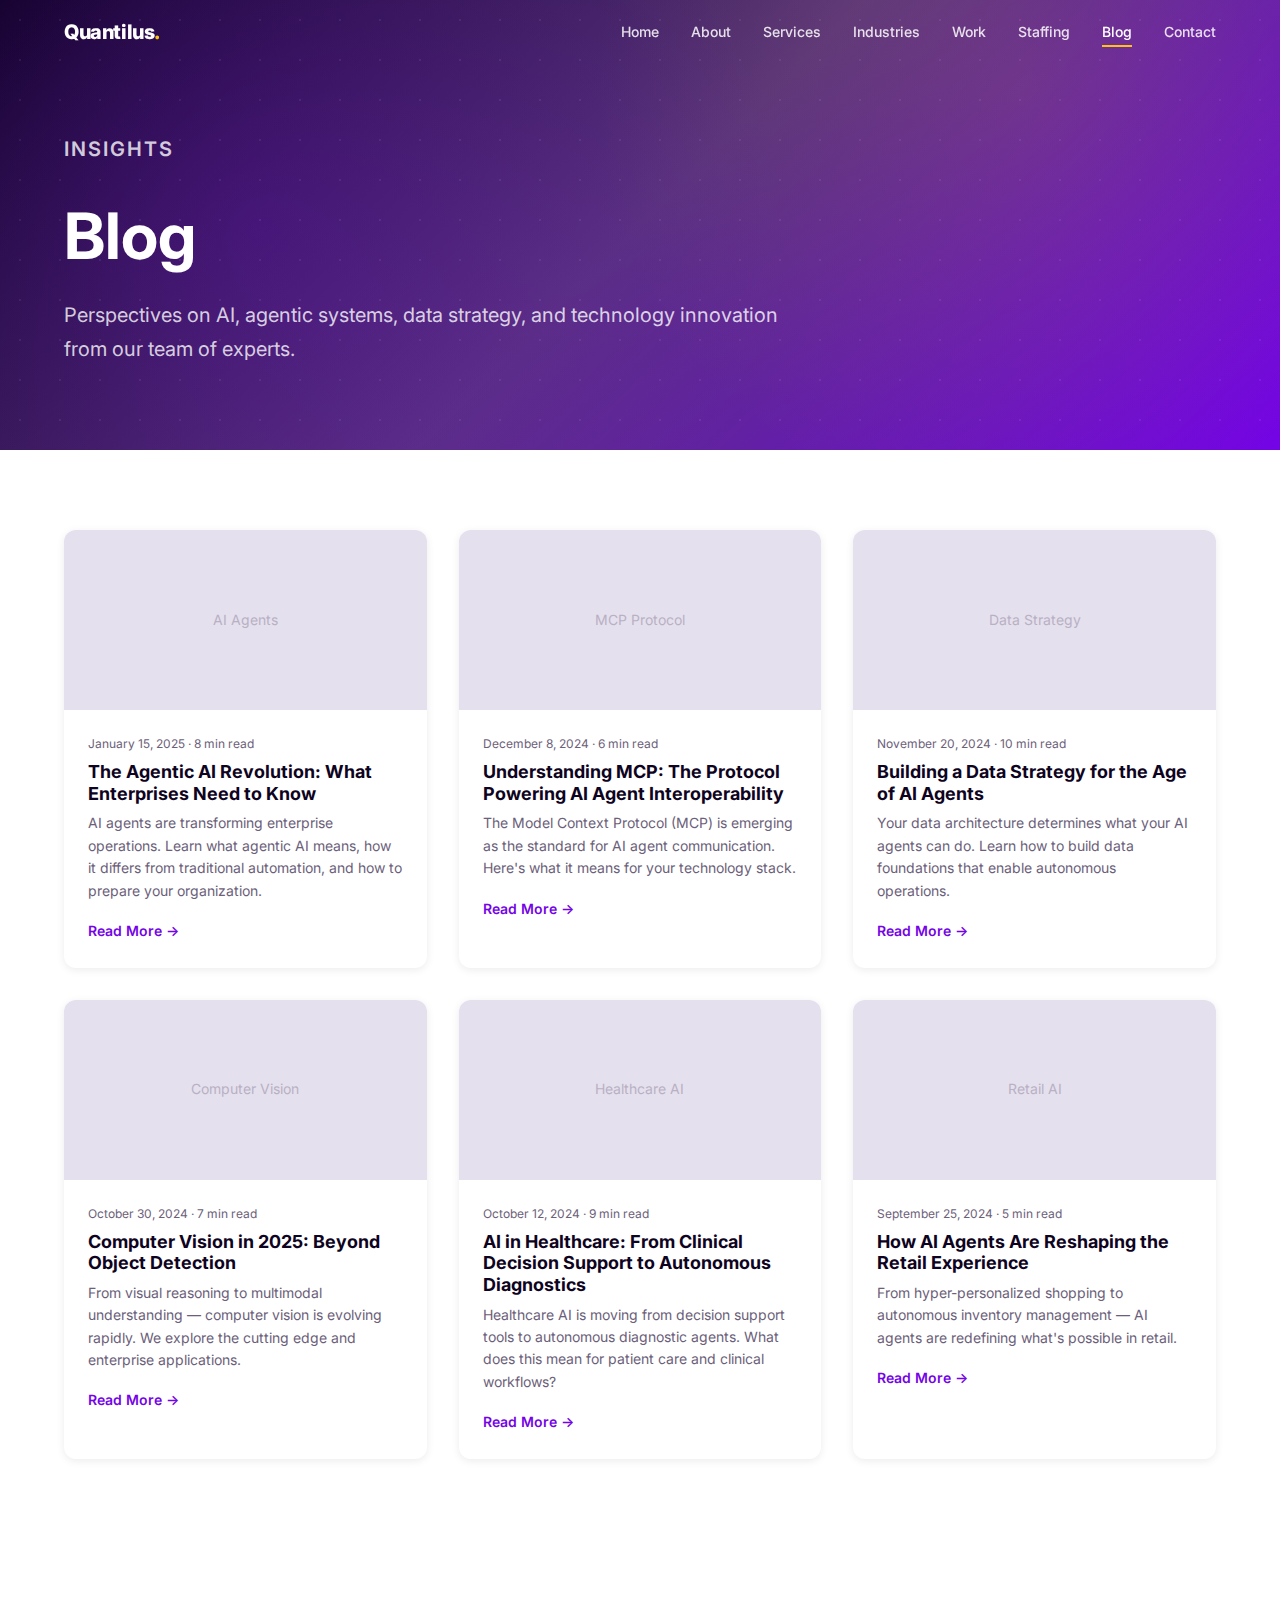
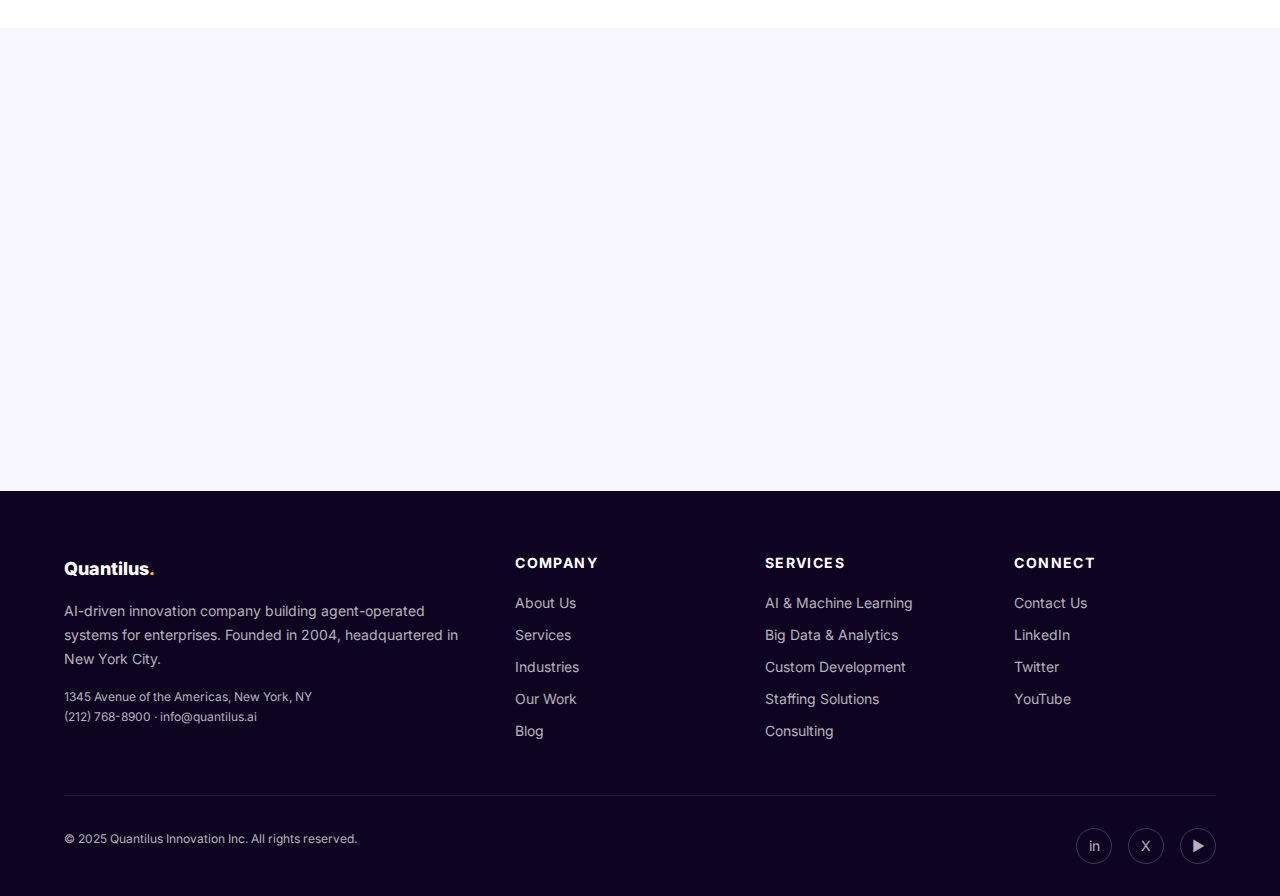
<file: blog.html>
<!DOCTYPE html>
<html lang="en">
<head>
  <meta charset="UTF-8">
  <meta name="viewport" content="width=device-width, initial-scale=1.0">
  <title>Blog | Quantilus Innovation — AI Driven Innovation</title>
  <meta name="description" content="Insights on AI, agentic systems, big data, and technology innovation from the Quantilus team. Stay informed on the latest in enterprise AI.">
  <link rel="canonical" href="https://quantilus.ai/blog.html">
  <meta property="og:title" content="Blog | Quantilus Innovation">
  <meta property="og:description" content="Insights on AI, agentic systems, big data, and technology innovation.">
  <meta property="og:url" content="https://quantilus.ai/blog.html">
  <meta property="og:type" content="website">
  <meta property="og:image" content="https://quantilus.ai/images/og-blog.jpg">
  <meta name="twitter:card" content="summary_large_image">
  <meta name="twitter:site" content="@quantilus">
  <meta name="twitter:title" content="Blog | Quantilus Innovation">
  <meta name="twitter:description" content="Insights on AI, agentic systems, big data, and technology innovation.">
  <meta name="twitter:image" content="https://quantilus.ai/images/og-blog.jpg">
  <link rel="icon" href="images/favicon.ico" sizes="any">
  <link rel="preconnect" href="https://fonts.googleapis.com">
  <link rel="preconnect" href="https://fonts.gstatic.com" crossorigin>
  <link href="https://fonts.googleapis.com/css2?family=DM+Serif+Display:ital@0;1&family=Inter:wght@400;500;600;700&display=swap" rel="stylesheet">
  <link rel="stylesheet" href="css/style.css">
  <script type="application/ld+json">
  {
    "@context": "https://schema.org",
    "@type": "Blog",
    "name": "Quantilus Innovation Blog",
    "description": "Insights on AI, agentic systems, big data, and technology innovation.",
    "publisher": { "@type": "Organization", "name": "Quantilus Innovation", "url": "https://quantilus.ai" }
  }
  </script>
</head>
<body>
  <a href="#main" class="skip-link">Skip to main content</a>

  <header class="header" role="banner">
    <div class="container">
      <a href="index.html" class="logo" aria-label="Quantilus Innovation Home">Quantilus<span>.</span></a>
      <nav class="nav" role="navigation" aria-label="Main navigation">
        <a href="index.html">Home</a>
        <a href="about.html">About</a>
        <a href="services.html">Services</a>
        <a href="industries.html">Industries</a>
        <a href="work.html">Work</a>
        <a href="staffing.html">Staffing</a>
        <a href="blog.html" class="active">Blog</a>
        <a href="contact.html">Contact</a>
      </nav>
      <button class="nav-toggle" aria-label="Toggle navigation" aria-expanded="false">
        <span></span><span></span><span></span>
      </button>
    </div>
  </header>

  <main id="main">
    <section class="hero hero--short" aria-labelledby="blog-hero">
      <div class="hero__bg-pattern"></div>
      <div class="container">
        <div class="hero__content">
          <p class="label">Insights</p>
          <h1 id="blog-hero">Blog</h1>
          <p>Perspectives on AI, agentic systems, data strategy, and technology innovation from our team of experts.</p>
        </div>
      </div>
    </section>

    <section class="section" aria-labelledby="articles-heading">
      <div class="container">
        <h2 id="articles-heading" class="sr-only" style="position:absolute;width:1px;height:1px;overflow:hidden;clip:rect(0,0,0,0)">Articles</h2>
        <div class="grid grid--3 fade-in">
          <article class="blog-card">
            <div class="blog-card__img" aria-label="Article thumbnail placeholder">AI Agents</div>
            <div class="blog-card__body">
              <p class="blog-card__meta">January 15, 2025 &middot; 8 min read</p>
              <h3 class="blog-card__title">The Agentic AI Revolution: What Enterprises Need to Know</h3>
              <p class="blog-card__excerpt">AI agents are transforming enterprise operations. Learn what agentic AI means, how it differs from traditional automation, and how to prepare your organization.</p>
              <a href="#" class="blog-card__link">Read More &rarr;</a>
            </div>
          </article>
          <article class="blog-card">
            <div class="blog-card__img" aria-label="Article thumbnail placeholder">MCP Protocol</div>
            <div class="blog-card__body">
              <p class="blog-card__meta">December 8, 2024 &middot; 6 min read</p>
              <h3 class="blog-card__title">Understanding MCP: The Protocol Powering AI Agent Interoperability</h3>
              <p class="blog-card__excerpt">The Model Context Protocol (MCP) is emerging as the standard for AI agent communication. Here's what it means for your technology stack.</p>
              <a href="#" class="blog-card__link">Read More &rarr;</a>
            </div>
          </article>
          <article class="blog-card">
            <div class="blog-card__img" aria-label="Article thumbnail placeholder">Data Strategy</div>
            <div class="blog-card__body">
              <p class="blog-card__meta">November 20, 2024 &middot; 10 min read</p>
              <h3 class="blog-card__title">Building a Data Strategy for the Age of AI Agents</h3>
              <p class="blog-card__excerpt">Your data architecture determines what your AI agents can do. Learn how to build data foundations that enable autonomous operations.</p>
              <a href="#" class="blog-card__link">Read More &rarr;</a>
            </div>
          </article>
          <article class="blog-card">
            <div class="blog-card__img" aria-label="Article thumbnail placeholder">Computer Vision</div>
            <div class="blog-card__body">
              <p class="blog-card__meta">October 30, 2024 &middot; 7 min read</p>
              <h3 class="blog-card__title">Computer Vision in 2025: Beyond Object Detection</h3>
              <p class="blog-card__excerpt">From visual reasoning to multimodal understanding — computer vision is evolving rapidly. We explore the cutting edge and enterprise applications.</p>
              <a href="#" class="blog-card__link">Read More &rarr;</a>
            </div>
          </article>
          <article class="blog-card">
            <div class="blog-card__img" aria-label="Article thumbnail placeholder">Healthcare AI</div>
            <div class="blog-card__body">
              <p class="blog-card__meta">October 12, 2024 &middot; 9 min read</p>
              <h3 class="blog-card__title">AI in Healthcare: From Clinical Decision Support to Autonomous Diagnostics</h3>
              <p class="blog-card__excerpt">Healthcare AI is moving from decision support tools to autonomous diagnostic agents. What does this mean for patient care and clinical workflows?</p>
              <a href="#" class="blog-card__link">Read More &rarr;</a>
            </div>
          </article>
          <article class="blog-card">
            <div class="blog-card__img" aria-label="Article thumbnail placeholder">Retail AI</div>
            <div class="blog-card__body">
              <p class="blog-card__meta">September 25, 2024 &middot; 5 min read</p>
              <h3 class="blog-card__title">How AI Agents Are Reshaping the Retail Experience</h3>
              <p class="blog-card__excerpt">From hyper-personalized shopping to autonomous inventory management — AI agents are redefining what's possible in retail.</p>
              <a href="#" class="blog-card__link">Read More &rarr;</a>
            </div>
          </article>
        </div>
        <div style="text-align:center;margin-top:3rem" class="fade-in">
          <p style="color:var(--gray-600)">More articles coming soon. Subscribe to stay updated.</p>
        </div>
      </div>
    </section>

    <!-- Newsletter CTA -->
    <section class="section section--light">
      <div class="container">
        <div class="cta-banner fade-in">
          <h2>Stay Informed</h2>
          <p>Get the latest insights on AI, agentic systems, and enterprise technology delivered to your inbox.</p>
          <a href="contact.html" class="btn btn--gold">Subscribe to Updates</a>
        </div>
      </div>
    </section>
  </main>

  <footer class="footer" role="contentinfo">
    <div class="container">
      <div class="footer__grid">
        <div>
          <div class="footer__brand">Quantilus<span>.</span></div>
          <p class="footer__desc">AI-driven innovation company building agent-operated systems for enterprises. Founded in 2004, headquartered in New York City.</p>
          <p class="footer__desc" style="font-size:0.75rem;">1345 Avenue of the Americas, New York, NY<br>(212) 768-8900 &middot; info@quantilus.ai</p>
        </div>
        <div>
          <h4>Company</h4>
          <div class="footer__links">
            <a href="about.html">About Us</a>
            <a href="services.html">Services</a>
            <a href="industries.html">Industries</a>
            <a href="work.html">Our Work</a>
            <a href="blog.html">Blog</a>
          </div>
        </div>
        <div>
          <h4>Services</h4>
          <div class="footer__links">
            <a href="services.html">AI &amp; Machine Learning</a>
            <a href="services.html">Big Data &amp; Analytics</a>
            <a href="services.html">Custom Development</a>
            <a href="staffing.html">Staffing Solutions</a>
            <a href="contact.html">Consulting</a>
          </div>
        </div>
        <div>
          <h4>Connect</h4>
          <div class="footer__links">
            <a href="contact.html">Contact Us</a>
            <a href="https://www.linkedin.com/company/quantilus" target="_blank" rel="noopener noreferrer">LinkedIn</a>
            <a href="https://twitter.com/quantilus" target="_blank" rel="noopener noreferrer">Twitter</a>
            <a href="https://www.youtube.com/quantilus" target="_blank" rel="noopener noreferrer">YouTube</a>
          </div>
        </div>
      </div>
      <div class="footer__bottom">
        <p>&copy; 2025 Quantilus Innovation Inc. All rights reserved.</p>
        <div class="footer__social">
          <a href="https://www.linkedin.com/company/quantilus" target="_blank" rel="noopener noreferrer" aria-label="LinkedIn">in</a>
          <a href="https://twitter.com/quantilus" target="_blank" rel="noopener noreferrer" aria-label="Twitter">X</a>
          <a href="https://www.youtube.com/quantilus" target="_blank" rel="noopener noreferrer" aria-label="YouTube">&#9654;</a>
        </div>
      </div>
    </div>
  </footer>

  <script src="js/main.js"></script>
</body>
</html>
</file>
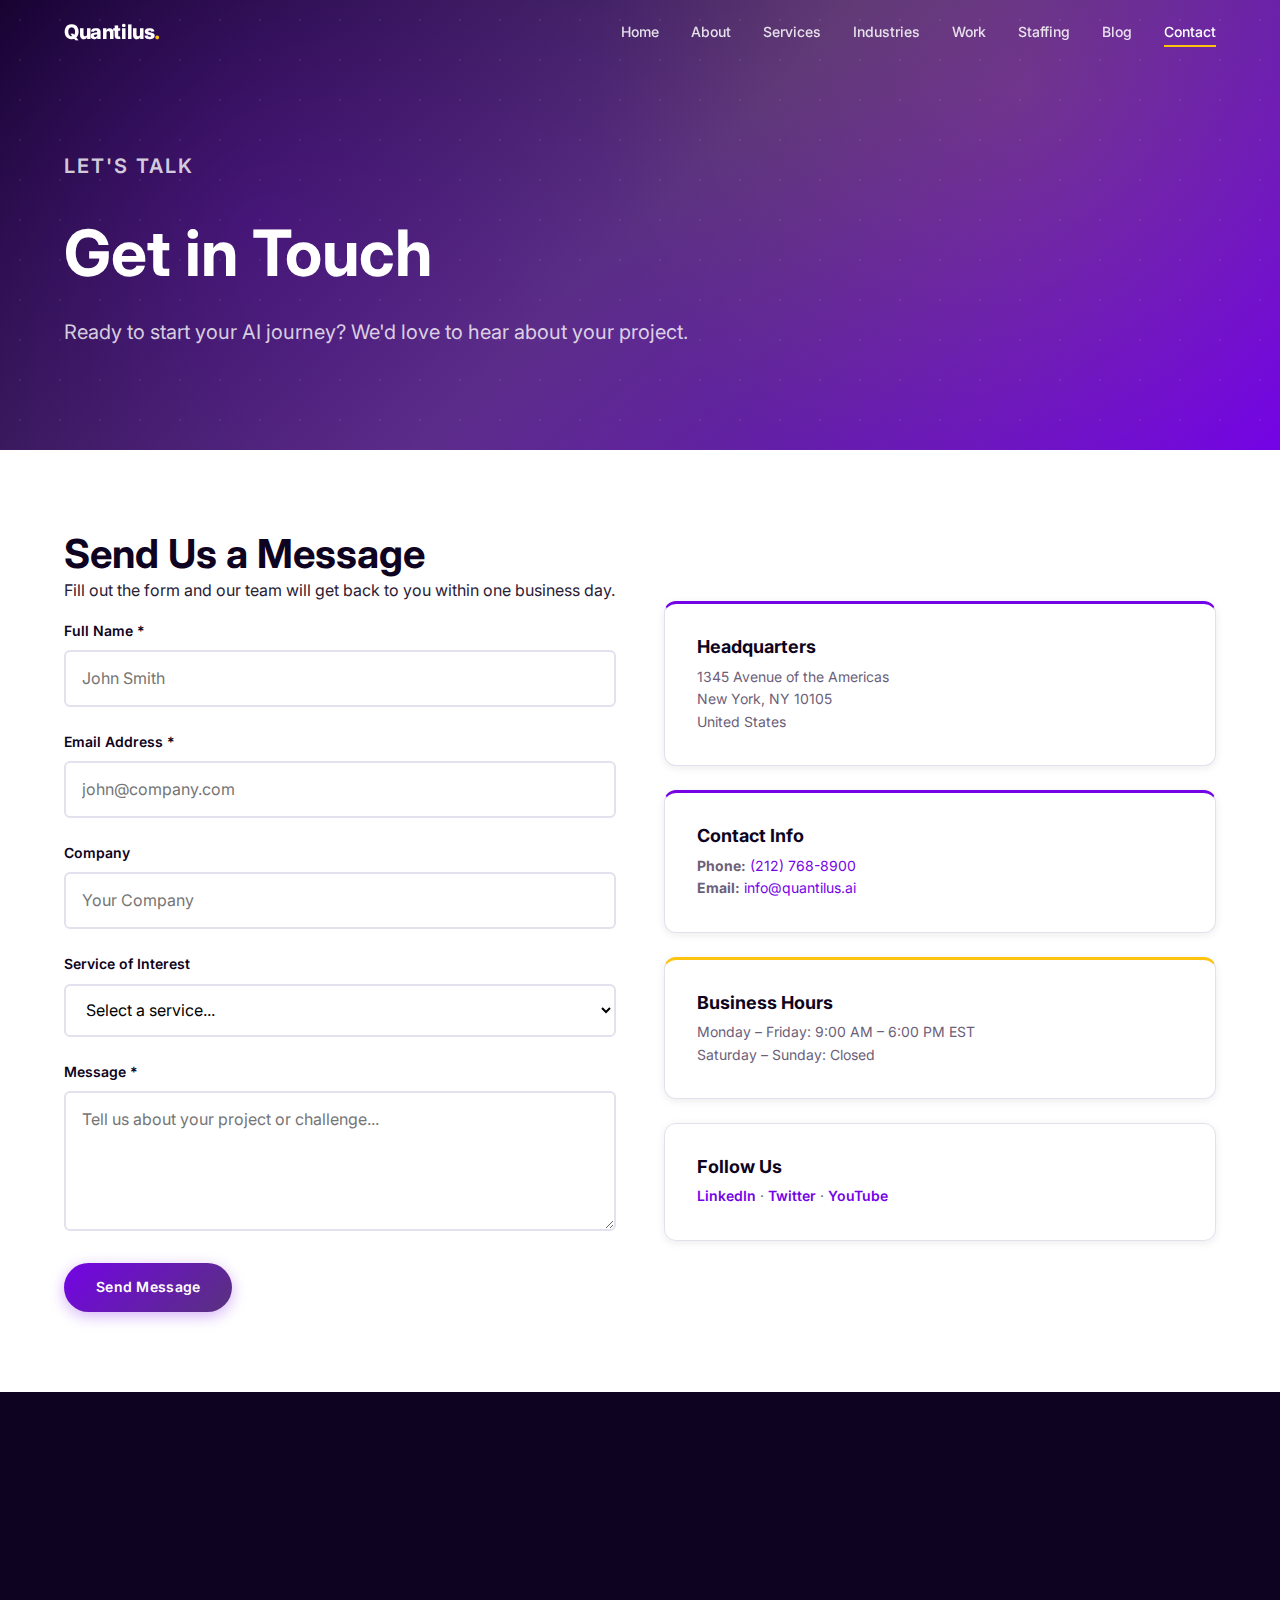
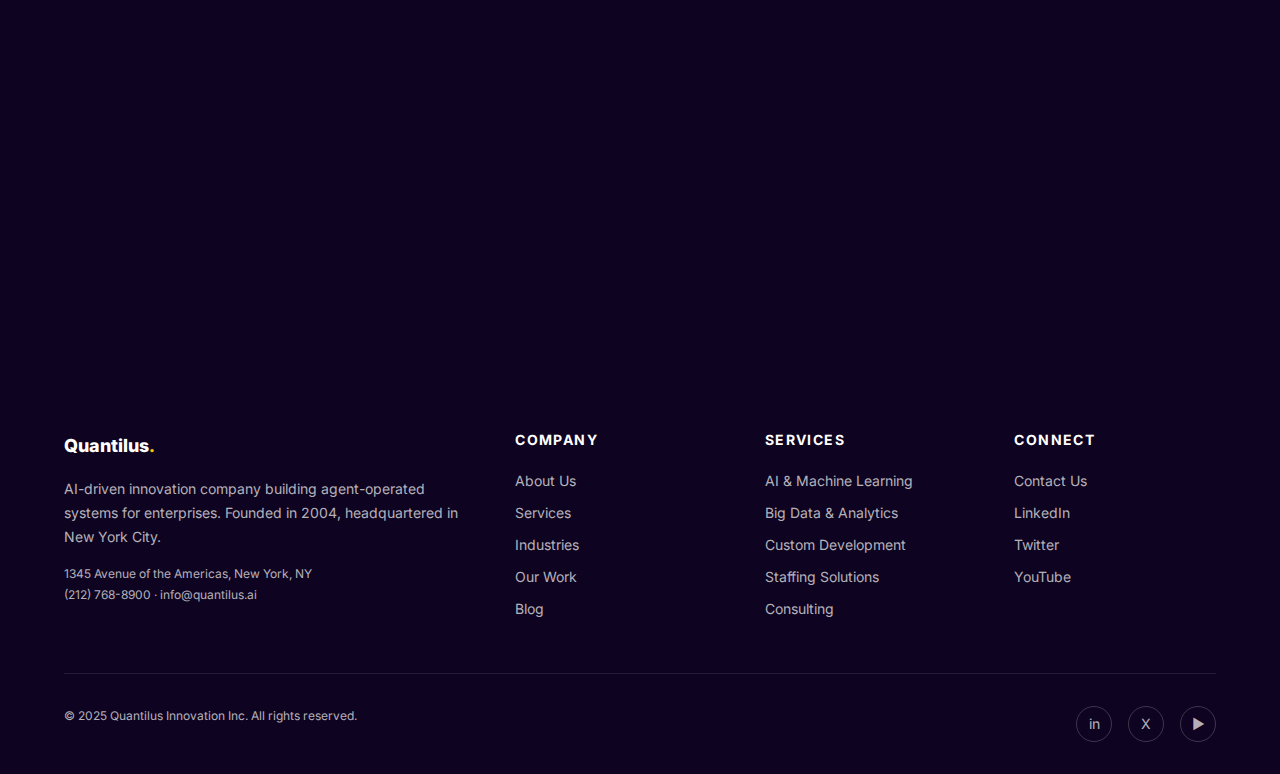
<file: contact.html>
<!DOCTYPE html>
<html lang="en">
<head>
  <meta charset="UTF-8">
  <meta name="viewport" content="width=device-width, initial-scale=1.0">
  <title>Contact | Quantilus Innovation — AI Driven Innovation</title>
  <meta name="description" content="Get in touch with Quantilus Innovation. HQ: 1345 Avenue of the Americas, New York, NY. Phone: (212) 768-8900. Email: info@quantilus.ai.">
  <link rel="canonical" href="https://quantilus.ai/contact.html">
  <meta property="og:title" content="Contact | Quantilus Innovation">
  <meta property="og:description" content="Get in touch with Quantilus Innovation. New York, California, Mumbai, Bangalore, Hangzhou.">
  <meta property="og:url" content="https://quantilus.ai/contact.html">
  <meta property="og:type" content="website">
  <meta property="og:image" content="https://quantilus.ai/images/og-contact.jpg">
  <meta name="twitter:card" content="summary_large_image">
  <meta name="twitter:site" content="@quantilus">
  <meta name="twitter:title" content="Contact | Quantilus Innovation">
  <meta name="twitter:description" content="Get in touch with Quantilus Innovation. New York, California, Mumbai, Bangalore, Hangzhou.">
  <meta name="twitter:image" content="https://quantilus.ai/images/og-contact.jpg">
  <link rel="icon" href="images/favicon.ico" sizes="any">
  <link rel="preconnect" href="https://fonts.googleapis.com">
  <link rel="preconnect" href="https://fonts.gstatic.com" crossorigin>
  <link href="https://fonts.googleapis.com/css2?family=DM+Serif+Display:ital@0;1&family=Inter:wght@400;500;600;700&display=swap" rel="stylesheet">
  <link rel="stylesheet" href="css/style.css">
  <script type="application/ld+json">
  {
    "@context": "https://schema.org",
    "@type": "LocalBusiness",
    "name": "Quantilus Innovation",
    "address": {
      "@type": "PostalAddress",
      "streetAddress": "1345 Avenue of the Americas",
      "addressLocality": "New York",
      "addressRegion": "NY",
      "postalCode": "10105",
      "addressCountry": "US"
    },
    "telephone": "+1-212-768-8900",
    "email": "info@quantilus.ai",
    "url": "https://quantilus.ai",
    "openingHours": "Mo-Fr 09:00-18:00"
  }
  </script>
</head>
<body>
  <a href="#main" class="skip-link">Skip to main content</a>

  <header class="header" role="banner">
    <div class="container">
      <a href="index.html" class="logo" aria-label="Quantilus Innovation Home">Quantilus<span>.</span></a>
      <nav class="nav" role="navigation" aria-label="Main navigation">
        <a href="index.html">Home</a>
        <a href="about.html">About</a>
        <a href="services.html">Services</a>
        <a href="industries.html">Industries</a>
        <a href="work.html">Work</a>
        <a href="staffing.html">Staffing</a>
        <a href="blog.html">Blog</a>
        <a href="contact.html" class="active">Contact</a>
      </nav>
      <button class="nav-toggle" aria-label="Toggle navigation" aria-expanded="false">
        <span></span><span></span><span></span>
      </button>
    </div>
  </header>

  <main id="main">
    <section class="hero hero--short" aria-labelledby="contact-hero">
      <div class="hero__bg-pattern"></div>
      <div class="container">
        <div class="hero__content">
          <p class="label">Let's Talk</p>
          <h1 id="contact-hero">Get in Touch</h1>
          <p>Ready to start your AI journey? We'd love to hear about your project.</p>
        </div>
      </div>
    </section>

    <!-- Contact Form + Info -->
    <section class="section" aria-labelledby="contact-form-heading">
      <div class="container">
        <div class="hero__grid fade-in">
          <div>
            <h2 id="contact-form-heading">Send Us a Message</h2>
            <p>Fill out the form and our team will get back to you within one business day.</p>
            <form id="contact-form" action="https://formspree.io/f/your-form-id" method="POST" novalidate>
              <div class="form-group">
                <label for="name">Full Name *</label>
                <input type="text" id="name" name="name" required placeholder="John Smith" autocomplete="name">
              </div>
              <div class="form-group">
                <label for="email">Email Address *</label>
                <input type="email" id="email" name="email" required placeholder="john@company.com" autocomplete="email">
              </div>
              <div class="form-group">
                <label for="company">Company</label>
                <input type="text" id="company" name="company" placeholder="Your Company" autocomplete="organization">
              </div>
              <div class="form-group">
                <label for="service">Service of Interest</label>
                <select id="service" name="service">
                  <option value="">Select a service...</option>
                  <option value="ai-ml">AI &amp; Machine Learning</option>
                  <option value="big-data">Big Data &amp; Analytics</option>
                  <option value="custom-dev">Custom Software Development</option>
                  <option value="strategy">Strategy &amp; Consulting</option>
                  <option value="staffing">Staffing Solutions</option>
                  <option value="other">Other</option>
                </select>
              </div>
              <div class="form-group">
                <label for="message">Message *</label>
                <textarea id="message" name="message" required placeholder="Tell us about your project or challenge..."></textarea>
              </div>
              <!-- Honeypot for spam -->
              <input type="text" name="_gotcha" style="display:none" tabindex="-1" autocomplete="off">
              <button type="submit" class="btn btn--primary">Send Message</button>
              <p id="form-status" style="margin-top:1rem;font-weight:600;display:none"></p>
            </form>
          </div>
          <div>
            <div class="card card--accent-border" style="margin-bottom:1.5rem">
              <h3 class="card__title">Headquarters</h3>
              <p class="card__text">
                1345 Avenue of the Americas<br>
                New York, NY 10105<br>
                United States
              </p>
            </div>
            <div class="card card--accent-border" style="margin-bottom:1.5rem">
              <h3 class="card__title">Contact Info</h3>
              <p class="card__text">
                <strong>Phone:</strong> <a href="tel:+12127688900" style="color:var(--accent)">(212) 768-8900</a><br>
                <strong>Email:</strong> <a href="mailto:info@quantilus.ai" style="color:var(--accent)">info@quantilus.ai</a>
              </p>
            </div>
            <div class="card card--gold-border" style="margin-bottom:1.5rem">
              <h3 class="card__title">Business Hours</h3>
              <p class="card__text">
                Monday – Friday: 9:00 AM – 6:00 PM EST<br>
                Saturday – Sunday: Closed
              </p>
            </div>
            <div class="card">
              <h3 class="card__title">Follow Us</h3>
              <p class="card__text">
                <a href="https://www.linkedin.com/company/quantilus" target="_blank" rel="noopener noreferrer" style="color:var(--accent);font-weight:600">LinkedIn</a> &middot;
                <a href="https://twitter.com/quantilus" target="_blank" rel="noopener noreferrer" style="color:var(--accent);font-weight:600">Twitter</a> &middot;
                <a href="https://www.youtube.com/quantilus" target="_blank" rel="noopener noreferrer" style="color:var(--accent);font-weight:600">YouTube</a>
              </p>
            </div>
          </div>
        </div>
      </div>
    </section>

    <!-- Office Locations -->
    <section class="section section--dark" aria-labelledby="offices-heading">
      <div class="container">
        <div class="section-header fade-in">
          <p class="label">Our Offices</p>
          <h2 id="offices-heading">Global Locations</h2>
          <p>Five offices across three continents — delivering innovation wherever you are.</p>
        </div>
        <div class="grid grid--5 fade-in" style="grid-template-columns:repeat(5,1fr)">
          <div class="location-card">
            <div class="location-card__icon">&#127479;&#127480;</div>
            <h4 class="location-card__city" style="color:var(--white)">New York</h4>
            <p class="location-card__detail">Global HQ<br>1345 Ave of the Americas</p>
          </div>
          <div class="location-card">
            <div class="location-card__icon">&#127479;&#127480;</div>
            <h4 class="location-card__city" style="color:var(--white)">California</h4>
            <p class="location-card__detail">West Coast<br>Operations</p>
          </div>
          <div class="location-card">
            <div class="location-card__icon">&#127470;&#127475;</div>
            <h4 class="location-card__city" style="color:var(--white)">Mumbai</h4>
            <p class="location-card__detail">India<br>Operations</p>
          </div>
          <div class="location-card">
            <div class="location-card__icon">&#127470;&#127475;</div>
            <h4 class="location-card__city" style="color:var(--white)">Bangalore</h4>
            <p class="location-card__detail">AI Development<br>Center</p>
          </div>
          <div class="location-card">
            <div class="location-card__icon">&#127464;&#127475;</div>
            <h4 class="location-card__city" style="color:var(--white)">Hangzhou</h4>
            <p class="location-card__detail">Asia-Pacific<br>Hub</p>
          </div>
        </div>
      </div>
    </section>
  </main>

  <footer class="footer" role="contentinfo">
    <div class="container">
      <div class="footer__grid">
        <div>
          <div class="footer__brand">Quantilus<span>.</span></div>
          <p class="footer__desc">AI-driven innovation company building agent-operated systems for enterprises. Founded in 2004, headquartered in New York City.</p>
          <p class="footer__desc" style="font-size:0.75rem;">1345 Avenue of the Americas, New York, NY<br>(212) 768-8900 &middot; info@quantilus.ai</p>
        </div>
        <div>
          <h4>Company</h4>
          <div class="footer__links">
            <a href="about.html">About Us</a>
            <a href="services.html">Services</a>
            <a href="industries.html">Industries</a>
            <a href="work.html">Our Work</a>
            <a href="blog.html">Blog</a>
          </div>
        </div>
        <div>
          <h4>Services</h4>
          <div class="footer__links">
            <a href="services.html">AI &amp; Machine Learning</a>
            <a href="services.html">Big Data &amp; Analytics</a>
            <a href="services.html">Custom Development</a>
            <a href="staffing.html">Staffing Solutions</a>
            <a href="contact.html">Consulting</a>
          </div>
        </div>
        <div>
          <h4>Connect</h4>
          <div class="footer__links">
            <a href="contact.html">Contact Us</a>
            <a href="https://www.linkedin.com/company/quantilus" target="_blank" rel="noopener noreferrer">LinkedIn</a>
            <a href="https://twitter.com/quantilus" target="_blank" rel="noopener noreferrer">Twitter</a>
            <a href="https://www.youtube.com/quantilus" target="_blank" rel="noopener noreferrer">YouTube</a>
          </div>
        </div>
      </div>
      <div class="footer__bottom">
        <p>&copy; 2025 Quantilus Innovation Inc. All rights reserved.</p>
        <div class="footer__social">
          <a href="https://www.linkedin.com/company/quantilus" target="_blank" rel="noopener noreferrer" aria-label="LinkedIn">in</a>
          <a href="https://twitter.com/quantilus" target="_blank" rel="noopener noreferrer" aria-label="Twitter">X</a>
          <a href="https://www.youtube.com/quantilus" target="_blank" rel="noopener noreferrer" aria-label="YouTube">&#9654;</a>
        </div>
      </div>
    </div>
  </footer>

  <script src="js/main.js"></script>
</body>
</html>
</file>
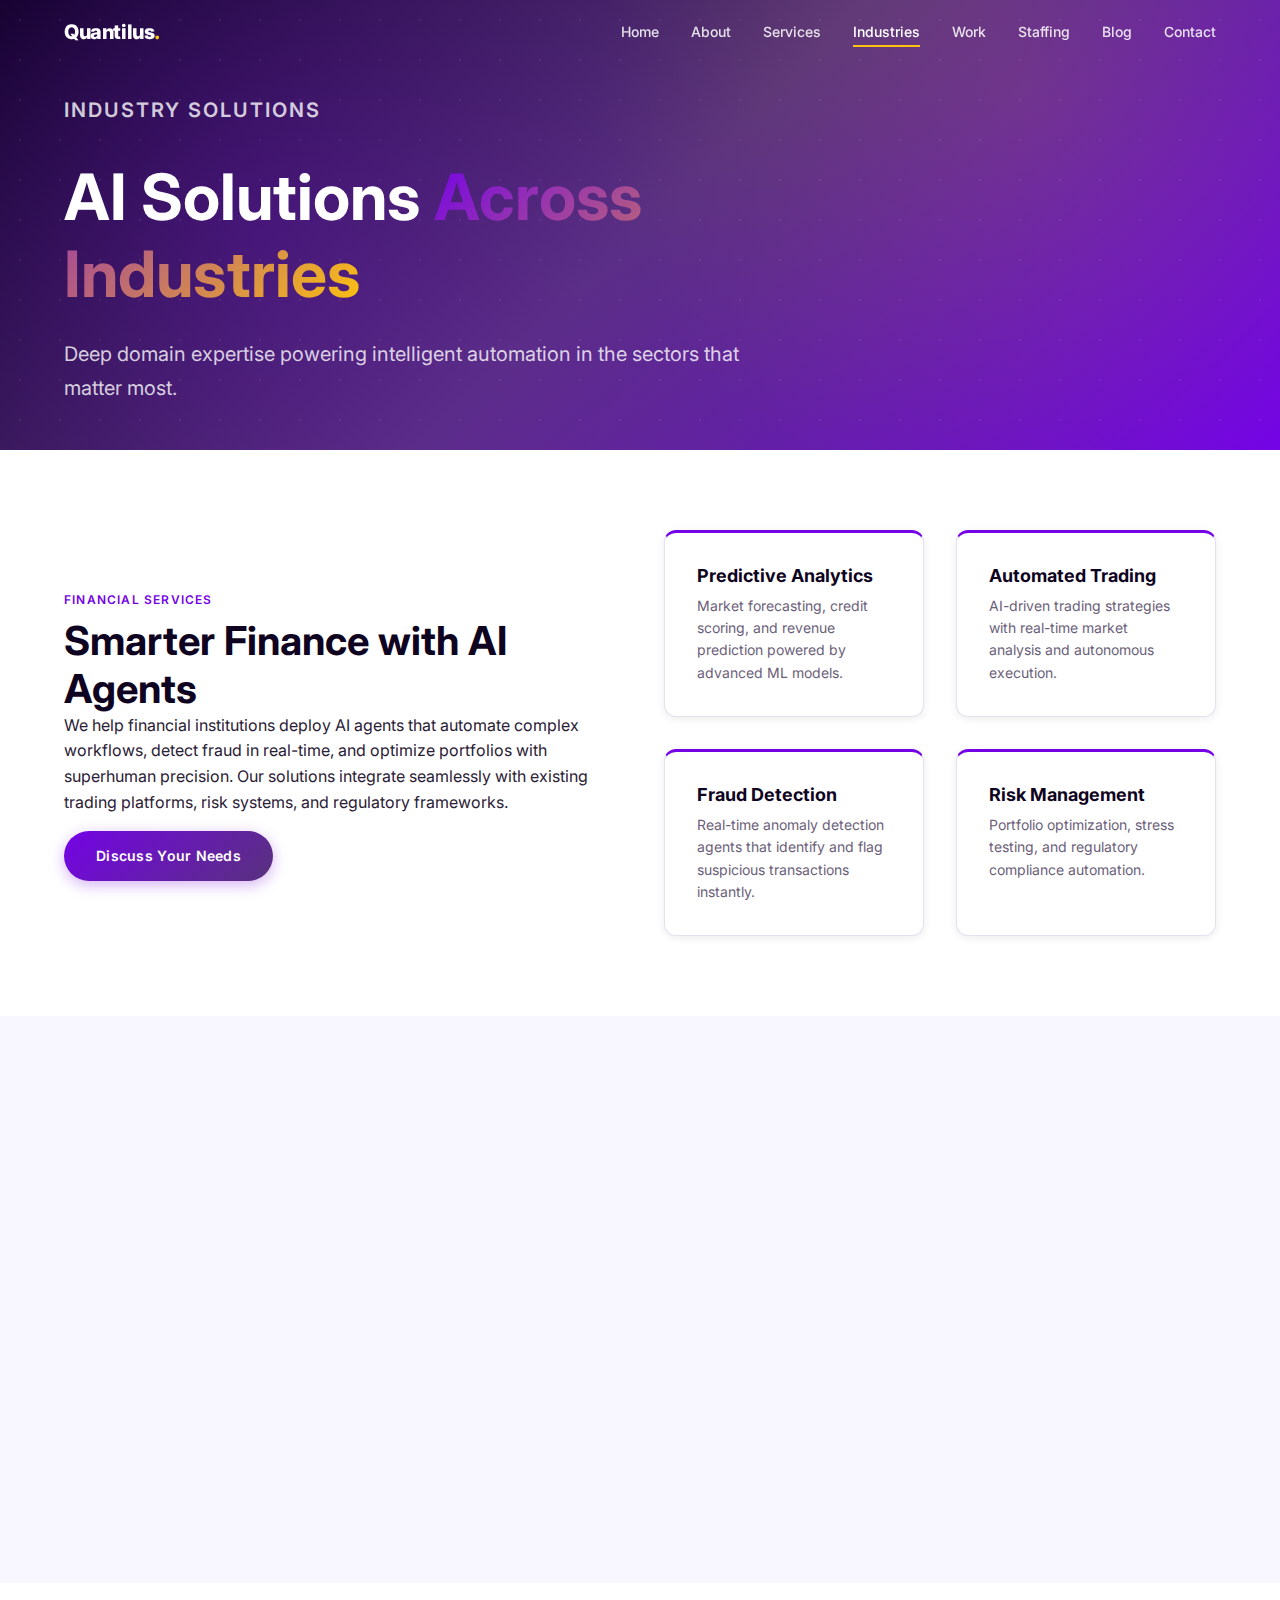
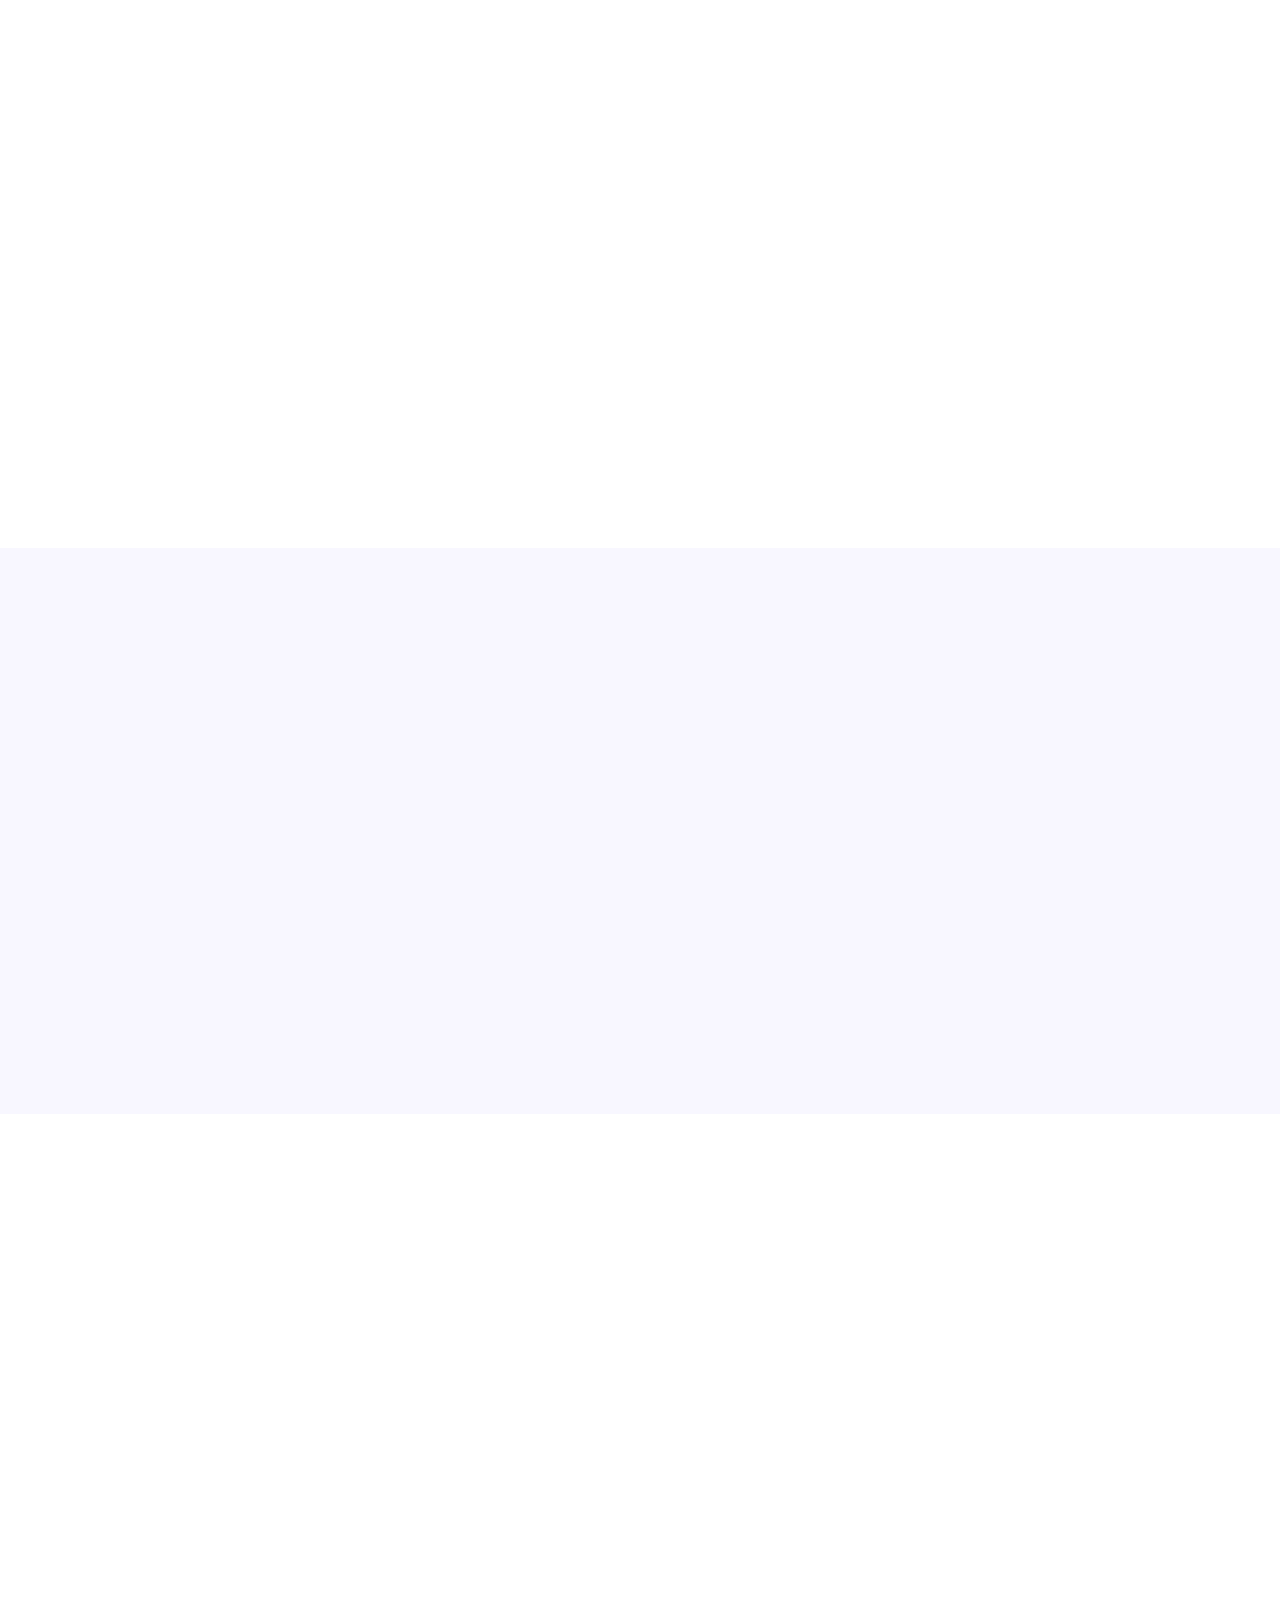
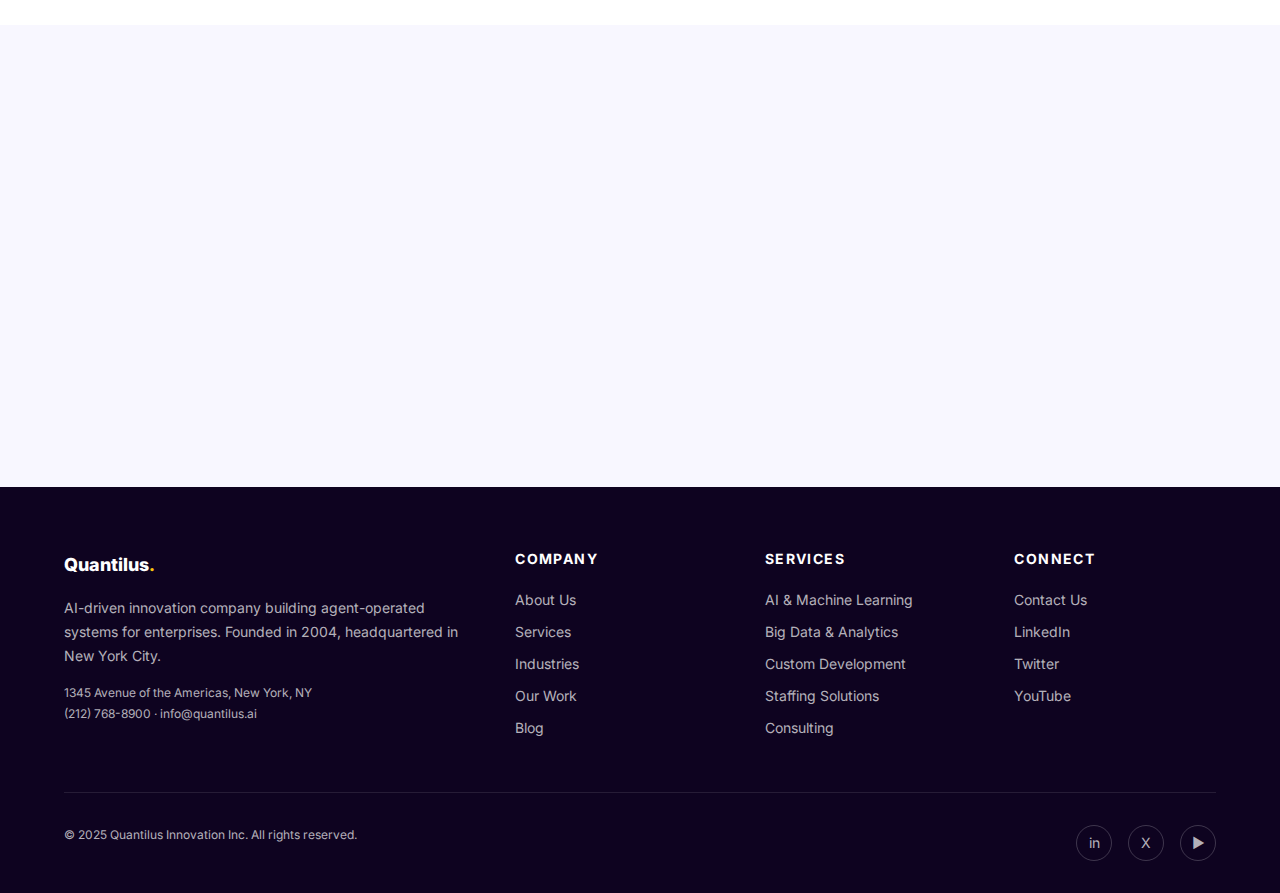
<file: industries.html>
<!DOCTYPE html>
<html lang="en">
<head>
  <meta charset="UTF-8">
  <meta name="viewport" content="width=device-width, initial-scale=1.0">
  <title>Industries | Quantilus Innovation — AI Driven Innovation</title>
  <meta name="description" content="AI solutions tailored for Finance, Education, Retail, Healthcare, Manufacturing, and more. Quantilus delivers deep domain expertise across industries.">
  <link rel="canonical" href="https://quantilus.ai/industries.html">
  <meta property="og:title" content="Industries | Quantilus Innovation">
  <meta property="og:description" content="AI solutions tailored for Finance, Education, Retail, Healthcare, and more.">
  <meta property="og:url" content="https://quantilus.ai/industries.html">
  <meta property="og:type" content="website">
  <meta property="og:image" content="https://quantilus.ai/images/og-industries.jpg">
  <meta name="twitter:card" content="summary_large_image">
  <meta name="twitter:site" content="@quantilus">
  <meta name="twitter:title" content="Industries | Quantilus Innovation">
  <meta name="twitter:description" content="AI solutions tailored for Finance, Education, Retail, Healthcare, and more.">
  <meta name="twitter:image" content="https://quantilus.ai/images/og-industries.jpg">
  <link rel="icon" href="images/favicon.ico" sizes="any">
  <link rel="preconnect" href="https://fonts.googleapis.com">
  <link rel="preconnect" href="https://fonts.gstatic.com" crossorigin>
  <link href="https://fonts.googleapis.com/css2?family=DM+Serif+Display:ital@0;1&family=Inter:wght@400;500;600;700&display=swap" rel="stylesheet">
  <link rel="stylesheet" href="css/style.css">
  <script type="application/ld+json">
  {
    "@context": "https://schema.org",
    "@type": "WebPage",
    "name": "Industry Solutions",
    "description": "AI solutions tailored for Finance, Education, Retail, Healthcare, Manufacturing, and more.",
    "provider": { "@type": "Organization", "name": "Quantilus Innovation", "url": "https://quantilus.ai" },
    "about": [
      { "@type": "Thing", "name": "Financial Services AI" },
      { "@type": "Thing", "name": "Education AI" },
      { "@type": "Thing", "name": "Retail AI" },
      { "@type": "Thing", "name": "Healthcare AI" },
      { "@type": "Thing", "name": "Manufacturing AI" }
    ]
  }
  </script>
</head>
<body>
  <a href="#main" class="skip-link">Skip to main content</a>

  <header class="header" role="banner">
    <div class="container">
      <a href="index.html" class="logo" aria-label="Quantilus Innovation Home">Quantilus<span>.</span></a>
      <nav class="nav" role="navigation" aria-label="Main navigation">
        <a href="index.html">Home</a>
        <a href="about.html">About</a>
        <a href="services.html">Services</a>
        <a href="industries.html" class="active">Industries</a>
        <a href="work.html">Work</a>
        <a href="staffing.html">Staffing</a>
        <a href="blog.html">Blog</a>
        <a href="contact.html">Contact</a>
      </nav>
      <button class="nav-toggle" aria-label="Toggle navigation" aria-expanded="false">
        <span></span><span></span><span></span>
      </button>
    </div>
  </header>

  <main id="main">
    <section class="hero hero--short" aria-labelledby="ind-hero">
      <div class="hero__bg-pattern"></div>
      <div class="container">
        <div class="hero__content">
          <p class="label">Industry Solutions</p>
          <h1 id="ind-hero">AI Solutions <span class="text-gradient">Across Industries</span></h1>
          <p>Deep domain expertise powering intelligent automation in the sectors that matter most.</p>
        </div>
      </div>
    </section>

    <!-- Finance -->
    <section class="section" id="finance" aria-labelledby="finance-heading">
      <div class="container">
        <div class="hero__grid fade-in">
          <div>
            <p class="label">Financial Services</p>
            <h2 id="finance-heading">Smarter Finance with AI Agents</h2>
            <p>We help financial institutions deploy AI agents that automate complex workflows, detect fraud in real-time, and optimize portfolios with superhuman precision. Our solutions integrate seamlessly with existing trading platforms, risk systems, and regulatory frameworks.</p>
            <a href="contact.html" class="btn btn--primary">Discuss Your Needs</a>
          </div>
          <div class="grid grid--2">
            <div class="card card--accent-border">
              <h4 class="card__title">Predictive Analytics</h4>
              <p class="card__text">Market forecasting, credit scoring, and revenue prediction powered by advanced ML models.</p>
            </div>
            <div class="card card--accent-border">
              <h4 class="card__title">Automated Trading</h4>
              <p class="card__text">AI-driven trading strategies with real-time market analysis and autonomous execution.</p>
            </div>
            <div class="card card--accent-border">
              <h4 class="card__title">Fraud Detection</h4>
              <p class="card__text">Real-time anomaly detection agents that identify and flag suspicious transactions instantly.</p>
            </div>
            <div class="card card--accent-border">
              <h4 class="card__title">Risk Management</h4>
              <p class="card__text">Portfolio optimization, stress testing, and regulatory compliance automation.</p>
            </div>
          </div>
        </div>
      </div>
    </section>

    <!-- Education -->
    <section class="section section--light" id="education" aria-labelledby="edu-heading">
      <div class="container">
        <div class="hero__grid fade-in">
          <div>
            <p class="label">Education</p>
            <h2 id="edu-heading">Transforming Learning with AI</h2>
            <p>We build intelligent educational systems that adapt to each learner. From personalized content delivery to automated assessment, our AI solutions make education more effective, accessible, and engaging.</p>
            <a href="contact.html" class="btn btn--primary">Explore Education AI</a>
          </div>
          <div class="grid grid--2">
            <div class="card card--gold-border">
              <h4 class="card__title">Personalized Learning</h4>
              <p class="card__text">Adaptive content delivery that adjusts difficulty, pace, and style to each student's needs.</p>
            </div>
            <div class="card card--gold-border">
              <h4 class="card__title">Intelligent Tutoring</h4>
              <p class="card__text">AI tutors that provide real-time feedback, answer questions, and guide learning paths.</p>
            </div>
            <div class="card card--gold-border">
              <h4 class="card__title">Adaptive Assessment</h4>
              <p class="card__text">Smart testing systems that evaluate understanding, not just memorization.</p>
            </div>
            <div class="card card--gold-border">
              <h4 class="card__title">Educational Analytics</h4>
              <p class="card__text">Data-driven insights into student performance, engagement, and learning outcomes.</p>
            </div>
          </div>
        </div>
      </div>
    </section>

    <!-- Retail -->
    <section class="section" id="retail" aria-labelledby="retail-heading">
      <div class="container">
        <div class="hero__grid fade-in">
          <div>
            <p class="label">Retail &amp; E-Commerce</p>
            <h2 id="retail-heading">Intelligent Retail Experiences</h2>
            <p>We help retailers deliver hyper-personalized customer experiences, optimize inventory with predictive agents, and automate service operations. Our AI solutions span the entire retail value chain — from demand planning to last-mile delivery.</p>
            <a href="contact.html" class="btn btn--primary">Transform Your Retail</a>
          </div>
          <div class="grid grid--2">
            <div class="card card--accent-border">
              <h4 class="card__title">Customer Personalization</h4>
              <p class="card__text">AI-driven recommendations, dynamic pricing, and personalized marketing at scale.</p>
            </div>
            <div class="card card--accent-border">
              <h4 class="card__title">Inventory Management</h4>
              <p class="card__text">Demand forecasting agents that optimize stock levels and reduce waste.</p>
            </div>
            <div class="card card--accent-border">
              <h4 class="card__title">Service Automation</h4>
              <p class="card__text">AI-powered customer service, chatbots, and support ticket routing.</p>
            </div>
            <div class="card card--accent-border">
              <h4 class="card__title">Supply Chain AI</h4>
              <p class="card__text">End-to-end supply chain visibility and optimization with autonomous agents.</p>
            </div>
          </div>
        </div>
      </div>
    </section>

    <!-- Healthcare -->
    <section class="section section--light" id="healthcare" aria-labelledby="health-heading">
      <div class="container">
        <div class="hero__grid fade-in">
          <div>
            <p class="label">Healthcare</p>
            <h2 id="health-heading">AI-Powered Healthcare</h2>
            <p>We build AI solutions that improve patient outcomes, accelerate diagnostics, and optimize healthcare operations. From clinical decision support to population health management — technology that saves lives.</p>
            <a href="contact.html" class="btn btn--primary">Explore Healthcare AI</a>
          </div>
          <div class="grid grid--2">
            <div class="card card--gold-border">
              <h4 class="card__title">Patient Care</h4>
              <p class="card__text">AI assistants for care coordination, treatment planning, and patient engagement.</p>
            </div>
            <div class="card card--gold-border">
              <h4 class="card__title">Diagnostics</h4>
              <p class="card__text">Computer vision and ML models for medical imaging, pathology, and early detection.</p>
            </div>
            <div class="card card--gold-border">
              <h4 class="card__title">Population Health</h4>
              <p class="card__text">Predictive analytics for disease surveillance, risk stratification, and public health.</p>
            </div>
            <div class="card card--gold-border">
              <h4 class="card__title">Clinical Analytics</h4>
              <p class="card__text">Real-time dashboards for hospital operations, resource allocation, and outcomes tracking.</p>
            </div>
          </div>
        </div>
      </div>
    </section>

    <!-- Other Industries -->
    <section class="section" aria-labelledby="other-heading">
      <div class="container">
        <div class="section-header fade-in">
          <p class="label">And More</p>
          <h2 id="other-heading">Additional Industries We Serve</h2>
          <p>Our AI expertise extends across many more sectors.</p>
        </div>
        <div class="grid grid--3 fade-in">
          <div class="card card--accent-border">
            <h3 class="card__title">Manufacturing</h3>
            <p class="card__text">Predictive maintenance, quality control, supply chain optimization, and intelligent automation for Industry 4.0.</p>
          </div>
          <div class="card card--accent-border">
            <h3 class="card__title">Energy &amp; Utilities</h3>
            <p class="card__text">Grid optimization, demand forecasting, renewable energy management, and smart infrastructure monitoring.</p>
          </div>
          <div class="card card--accent-border">
            <h3 class="card__title">Infrastructure</h3>
            <p class="card__text">Smart city solutions, transportation optimization, asset management, and IoT-driven monitoring systems.</p>
          </div>
        </div>
      </div>
    </section>

    <!-- CTA -->
    <section class="section section--light">
      <div class="container">
        <div class="cta-banner fade-in">
          <h2>Don't See Your Industry?</h2>
          <p>We build custom AI solutions for any sector. Let's talk about your specific needs.</p>
          <a href="contact.html" class="btn btn--gold">Contact Us</a>
        </div>
      </div>
    </section>
  </main>

  <footer class="footer" role="contentinfo">
    <div class="container">
      <div class="footer__grid">
        <div>
          <div class="footer__brand">Quantilus<span>.</span></div>
          <p class="footer__desc">AI-driven innovation company building agent-operated systems for enterprises. Founded in 2004, headquartered in New York City.</p>
          <p class="footer__desc" style="font-size:0.75rem;">1345 Avenue of the Americas, New York, NY<br>(212) 768-8900 &middot; info@quantilus.ai</p>
        </div>
        <div>
          <h4>Company</h4>
          <div class="footer__links">
            <a href="about.html">About Us</a>
            <a href="services.html">Services</a>
            <a href="industries.html">Industries</a>
            <a href="work.html">Our Work</a>
            <a href="blog.html">Blog</a>
          </div>
        </div>
        <div>
          <h4>Services</h4>
          <div class="footer__links">
            <a href="services.html">AI &amp; Machine Learning</a>
            <a href="services.html">Big Data &amp; Analytics</a>
            <a href="services.html">Custom Development</a>
            <a href="staffing.html">Staffing Solutions</a>
            <a href="contact.html">Consulting</a>
          </div>
        </div>
        <div>
          <h4>Connect</h4>
          <div class="footer__links">
            <a href="contact.html">Contact Us</a>
            <a href="https://www.linkedin.com/company/quantilus" target="_blank" rel="noopener noreferrer">LinkedIn</a>
            <a href="https://twitter.com/quantilus" target="_blank" rel="noopener noreferrer">Twitter</a>
            <a href="https://www.youtube.com/quantilus" target="_blank" rel="noopener noreferrer">YouTube</a>
          </div>
        </div>
      </div>
      <div class="footer__bottom">
        <p>&copy; 2025 Quantilus Innovation Inc. All rights reserved.</p>
        <div class="footer__social">
          <a href="https://www.linkedin.com/company/quantilus" target="_blank" rel="noopener noreferrer" aria-label="LinkedIn">in</a>
          <a href="https://twitter.com/quantilus" target="_blank" rel="noopener noreferrer" aria-label="Twitter">X</a>
          <a href="https://www.youtube.com/quantilus" target="_blank" rel="noopener noreferrer" aria-label="YouTube">&#9654;</a>
        </div>
      </div>
    </div>
  </footer>

  <script src="js/main.js"></script>
</body>
</html>
</file>
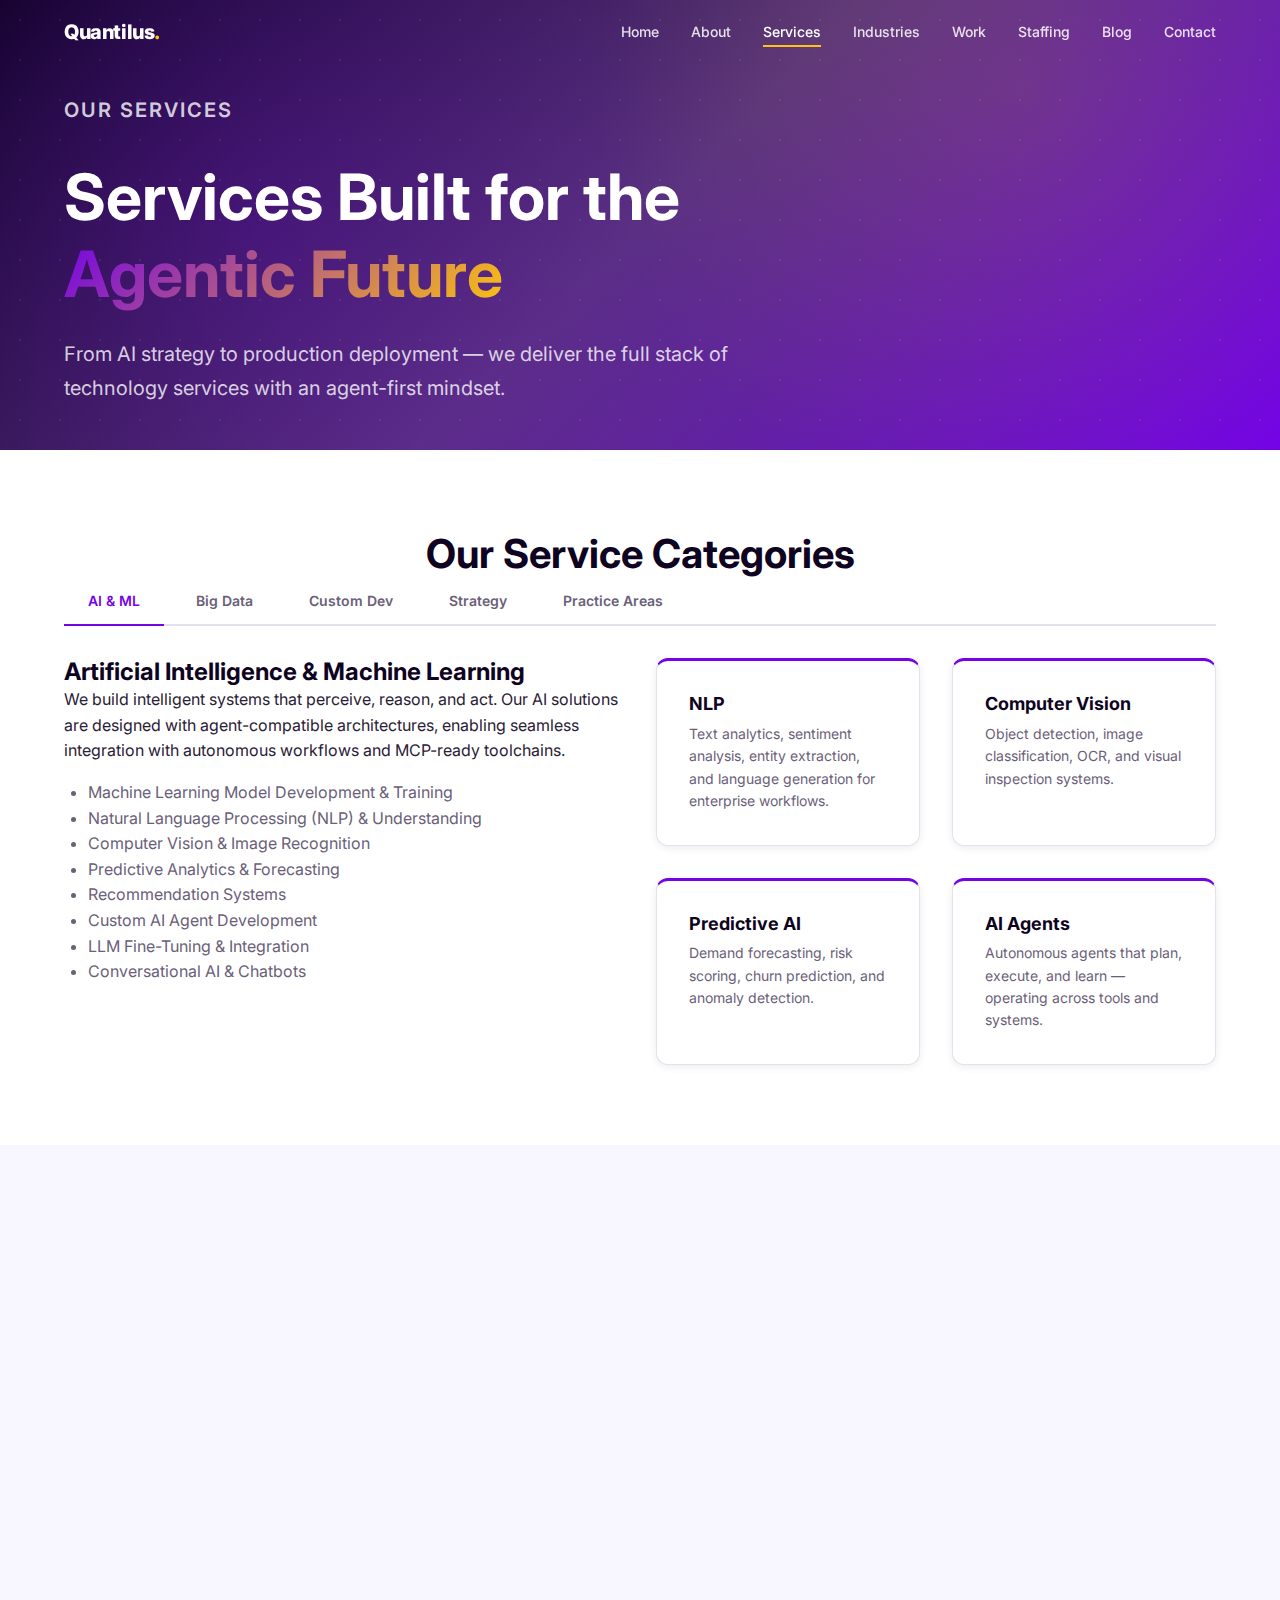
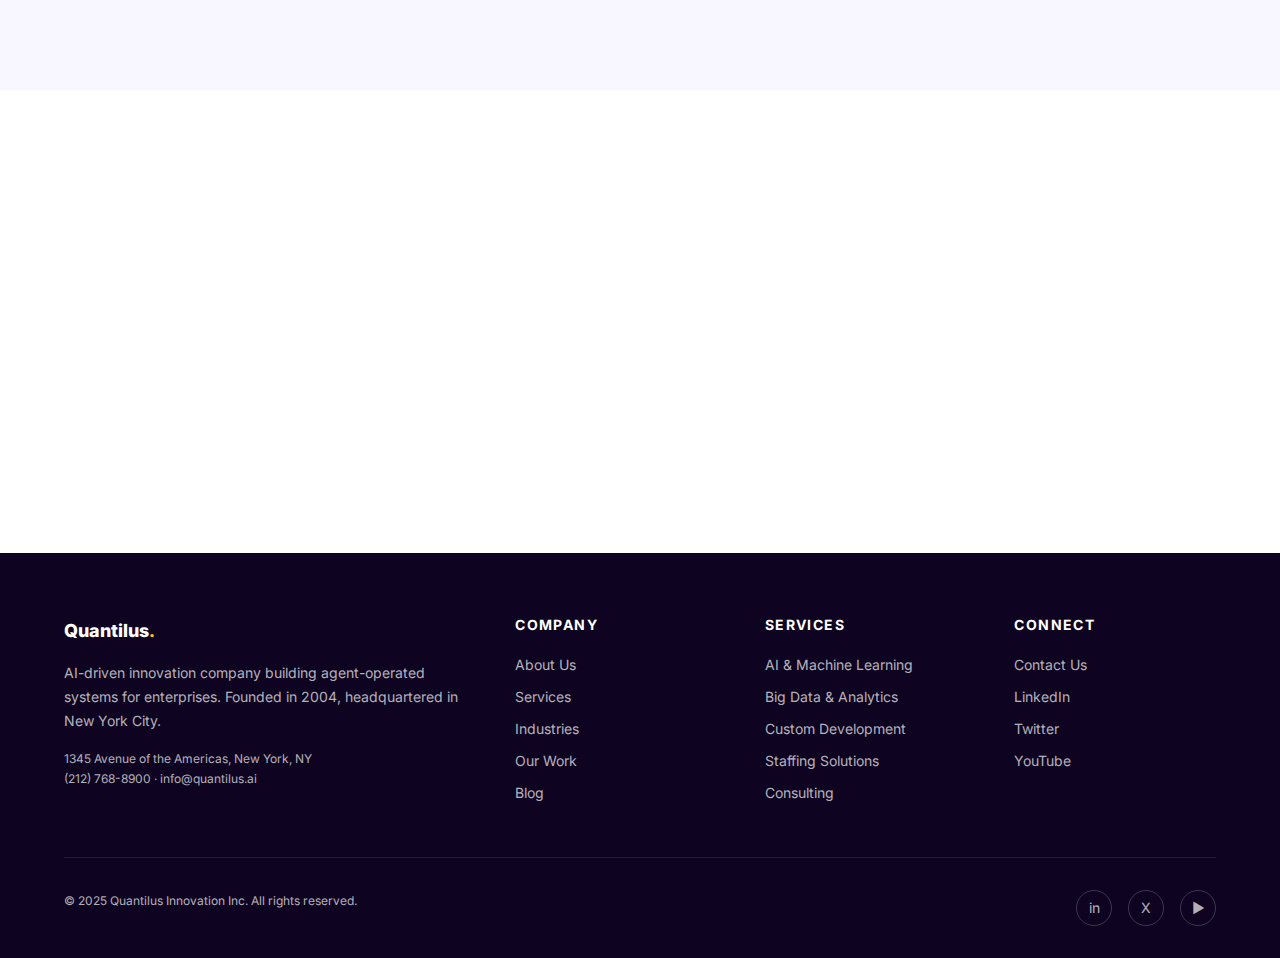
<file: services.html>
<!DOCTYPE html>
<html lang="en">
<head>
  <meta charset="UTF-8">
  <meta name="viewport" content="width=device-width, initial-scale=1.0">
  <title>Services | Quantilus Innovation — AI Driven Innovation</title>
  <meta name="description" content="AI, big data, and custom software services built for the agentic future. From strategy and consulting to development and deployment — Quantilus delivers end-to-end.">
  <link rel="canonical" href="https://quantilus.ai/services.html">
  <meta property="og:title" content="Services | Quantilus Innovation">
  <meta property="og:description" content="AI, big data, and custom software services built for the agentic future.">
  <meta property="og:url" content="https://quantilus.ai/services.html">
  <meta property="og:type" content="website">
  <meta property="og:image" content="https://quantilus.ai/images/og-services.jpg">
  <meta name="twitter:card" content="summary_large_image">
  <meta name="twitter:site" content="@quantilus">
  <meta name="twitter:title" content="Services | Quantilus Innovation">
  <meta name="twitter:description" content="AI, big data, and custom software services built for the agentic future.">
  <meta name="twitter:image" content="https://quantilus.ai/images/og-services.jpg">
  <link rel="icon" href="images/favicon.ico" sizes="any">
  <link rel="preconnect" href="https://fonts.googleapis.com">
  <link rel="preconnect" href="https://fonts.gstatic.com" crossorigin>
  <link href="https://fonts.googleapis.com/css2?family=DM+Serif+Display:ital@0;1&family=Inter:wght@400;500;600;700&display=swap" rel="stylesheet">
  <link rel="stylesheet" href="css/style.css">
  <script type="application/ld+json">
  {
    "@context": "https://schema.org",
    "@type": "Service",
    "provider": { "@type": "Organization", "name": "Quantilus Innovation" },
    "serviceType": ["AI Development", "Big Data Analytics", "Custom Software Development", "AI Consulting"],
    "areaServed": "Worldwide"
  }
  </script>
</head>
<body>
  <a href="#main" class="skip-link">Skip to main content</a>

  <header class="header" role="banner">
    <div class="container">
      <a href="index.html" class="logo" aria-label="Quantilus Innovation Home">Quantilus<span>.</span></a>
      <nav class="nav" role="navigation" aria-label="Main navigation">
        <a href="index.html">Home</a>
        <a href="about.html">About</a>
        <a href="services.html" class="active">Services</a>
        <a href="industries.html">Industries</a>
        <a href="work.html">Work</a>
        <a href="staffing.html">Staffing</a>
        <a href="blog.html">Blog</a>
        <a href="contact.html">Contact</a>
      </nav>
      <button class="nav-toggle" aria-label="Toggle navigation" aria-expanded="false">
        <span></span><span></span><span></span>
      </button>
    </div>
  </header>

  <main id="main">
    <section class="hero hero--short" aria-labelledby="services-hero">
      <div class="hero__bg-pattern"></div>
      <div class="container">
        <div class="hero__content">
          <p class="label">Our Services</p>
          <h1 id="services-hero">Services Built for the <span class="text-gradient">Agentic Future</span></h1>
          <p>From AI strategy to production deployment — we deliver the full stack of technology services with an agent-first mindset.</p>
        </div>
      </div>
    </section>

    <!-- Tabs -->
    <section class="section" aria-labelledby="services-main">
      <div class="container">
        <h2 id="services-main" class="section-header fade-in" style="margin-bottom:0">Our Service Categories</h2>
        <div class="tabs fade-in" role="tablist" aria-label="Service categories">
          <button class="tab-btn active" role="tab" aria-selected="true" aria-controls="tab-ai" data-tab="tab-ai">AI &amp; ML</button>
          <button class="tab-btn" role="tab" aria-selected="false" aria-controls="tab-data" data-tab="tab-data">Big Data</button>
          <button class="tab-btn" role="tab" aria-selected="false" aria-controls="tab-dev" data-tab="tab-dev">Custom Dev</button>
          <button class="tab-btn" role="tab" aria-selected="false" aria-controls="tab-strategy" data-tab="tab-strategy">Strategy</button>
          <button class="tab-btn" role="tab" aria-selected="false" aria-controls="tab-practice" data-tab="tab-practice">Practice Areas</button>
        </div>

        <!-- AI & ML -->
        <div id="tab-ai" class="tab-panel active" role="tabpanel">
          <div class="grid grid--2" style="margin-top:2rem">
            <div>
              <h3>Artificial Intelligence &amp; Machine Learning</h3>
              <p>We build intelligent systems that perceive, reason, and act. Our AI solutions are designed with agent-compatible architectures, enabling seamless integration with autonomous workflows and MCP-ready toolchains.</p>
              <ul style="list-style:disc;padding-left:1.5rem;color:var(--gray-600)">
                <li>Machine Learning Model Development &amp; Training</li>
                <li>Natural Language Processing (NLP) &amp; Understanding</li>
                <li>Computer Vision &amp; Image Recognition</li>
                <li>Predictive Analytics &amp; Forecasting</li>
                <li>Recommendation Systems</li>
                <li>Custom AI Agent Development</li>
                <li>LLM Fine-Tuning &amp; Integration</li>
                <li>Conversational AI &amp; Chatbots</li>
              </ul>
            </div>
            <div class="grid grid--2">
              <div class="card card--accent-border">
                <h4 class="card__title">NLP</h4>
                <p class="card__text">Text analytics, sentiment analysis, entity extraction, and language generation for enterprise workflows.</p>
              </div>
              <div class="card card--accent-border">
                <h4 class="card__title">Computer Vision</h4>
                <p class="card__text">Object detection, image classification, OCR, and visual inspection systems.</p>
              </div>
              <div class="card card--accent-border">
                <h4 class="card__title">Predictive AI</h4>
                <p class="card__text">Demand forecasting, risk scoring, churn prediction, and anomaly detection.</p>
              </div>
              <div class="card card--accent-border">
                <h4 class="card__title">AI Agents</h4>
                <p class="card__text">Autonomous agents that plan, execute, and learn — operating across tools and systems.</p>
              </div>
            </div>
          </div>
        </div>

        <!-- Big Data -->
        <div id="tab-data" class="tab-panel" role="tabpanel">
          <div class="grid grid--2" style="margin-top:2rem">
            <div>
              <h3>Big Data &amp; Analytics</h3>
              <p>Transform raw data into strategic advantage. We design scalable data architectures, build real-time pipelines, and create visualizations that drive intelligent decision-making.</p>
              <ul style="list-style:disc;padding-left:1.5rem;color:var(--gray-600)">
                <li>Data Strategy &amp; Architecture Design</li>
                <li>Real-Time Data Pipelines &amp; ETL</li>
                <li>Data Lake &amp; Warehouse Implementation</li>
                <li>Business Intelligence &amp; Dashboards</li>
                <li>Data Visualization &amp; Reporting</li>
                <li>Data Quality &amp; Governance</li>
                <li>Cloud Data Migration</li>
                <li>Advanced Analytics &amp; Statistical Modeling</li>
              </ul>
            </div>
            <div class="grid grid--2">
              <div class="card card--gold-border">
                <h4 class="card__title">Analytics</h4>
                <p class="card__text">Real-time dashboards, KPI tracking, and business intelligence for data-driven decisions.</p>
              </div>
              <div class="card card--gold-border">
                <h4 class="card__title">Integration</h4>
                <p class="card__text">Seamless data pipelines connecting disparate sources into a unified analytics platform.</p>
              </div>
              <div class="card card--gold-border">
                <h4 class="card__title">Management</h4>
                <p class="card__text">Data governance, quality assurance, and lifecycle management at enterprise scale.</p>
              </div>
              <div class="card card--gold-border">
                <h4 class="card__title">Visualization</h4>
                <p class="card__text">Interactive dashboards and reports that make complex data accessible and actionable.</p>
              </div>
            </div>
          </div>
        </div>

        <!-- Custom Dev -->
        <div id="tab-dev" class="tab-panel" role="tabpanel">
          <div class="grid grid--2" style="margin-top:2rem">
            <div>
              <h3>Custom Software Development</h3>
              <p>We build API-first, agent-compatible applications designed for the modern enterprise. Every system we deliver is built to integrate with AI agents and autonomous workflows.</p>
              <ul style="list-style:disc;padding-left:1.5rem;color:var(--gray-600)">
                <li>Web Application Development</li>
                <li>Mobile Application Development (iOS, Android)</li>
                <li>Enterprise Software &amp; ERP Systems</li>
                <li>API Design &amp; Development</li>
                <li>Microservices Architecture</li>
                <li>Cloud-Native Applications</li>
                <li>Legacy System Modernization</li>
                <li>DevOps &amp; CI/CD Pipeline Setup</li>
              </ul>
            </div>
            <div class="grid grid--2">
              <div class="card card--accent-border">
                <h4 class="card__title">Web Apps</h4>
                <p class="card__text">Modern, responsive web applications built with cutting-edge frameworks and architectures.</p>
              </div>
              <div class="card card--accent-border">
                <h4 class="card__title">Mobile Apps</h4>
                <p class="card__text">Native and cross-platform mobile applications for iOS and Android.</p>
              </div>
              <div class="card card--accent-border">
                <h4 class="card__title">Enterprise</h4>
                <p class="card__text">Scalable enterprise systems that integrate with existing infrastructure and workflows.</p>
              </div>
              <div class="card card--accent-border">
                <h4 class="card__title">APIs</h4>
                <p class="card__text">RESTful and GraphQL APIs designed for agent consumption and system interoperability.</p>
              </div>
            </div>
          </div>
        </div>

        <!-- Strategy -->
        <div id="tab-strategy" class="tab-panel" role="tabpanel">
          <div style="margin-top:2rem">
            <h3>Strategy &amp; Consulting</h3>
            <p>Navigate the transition to autonomous operations with expert guidance. We help you identify where AI agents add the most value and build a roadmap to get there.</p>
            <div class="grid grid--3" style="margin-top:2rem">
              <div class="card card--gold-border">
                <h4 class="card__title">Agent Strategy</h4>
                <p class="card__text">Map your workflows, assess AI readiness, and design your agentic transformation roadmap.</p>
              </div>
              <div class="card card--gold-border">
                <h4 class="card__title">Digital Transformation</h4>
                <p class="card__text">End-to-end transformation strategy from legacy systems to modern, cloud-native architectures.</p>
              </div>
              <div class="card card--gold-border">
                <h4 class="card__title">Technology Assessment</h4>
                <p class="card__text">Evaluate your technology landscape and identify opportunities for AI-driven optimization.</p>
              </div>
            </div>
          </div>
        </div>

        <!-- Practice Areas -->
        <div id="tab-practice" class="tab-panel" role="tabpanel">
          <div style="margin-top:2rem">
            <h3>Full Practice Areas</h3>
            <p>Beyond our core services, we maintain deep expertise across a wide range of technology domains.</p>
            <div class="grid grid--4" style="margin-top:2rem">
              <div class="card"><h4 class="card__title">Blockchain</h4><p class="card__text">Smart contracts, DeFi, and distributed ledger solutions.</p></div>
              <div class="card"><h4 class="card__title">Cloud</h4><p class="card__text">AWS, Azure, GCP — architecture, migration, and optimization.</p></div>
              <div class="card"><h4 class="card__title">Cybersecurity</h4><p class="card__text">Security assessment, compliance, and AI-driven threat detection.</p></div>
              <div class="card"><h4 class="card__title">IoT</h4><p class="card__text">Connected device ecosystems, edge computing, and sensor analytics.</p></div>
              <div class="card"><h4 class="card__title">VR / AR</h4><p class="card__text">Immersive experiences for training, retail, and enterprise collaboration.</p></div>
              <div class="card"><h4 class="card__title">SAP</h4><p class="card__text">SAP implementation, integration, and AI-enhanced workflows.</p></div>
              <div class="card"><h4 class="card__title">CMS</h4><p class="card__text">Content management systems and digital experience platforms.</p></div>
              <div class="card"><h4 class="card__title">DevOps</h4><p class="card__text">CI/CD pipelines, infrastructure as code, and platform engineering.</p></div>
            </div>
          </div>
        </div>
      </div>
    </section>

    <!-- Process -->
    <section class="section section--light" aria-labelledby="process-heading">
      <div class="container">
        <div class="section-header fade-in">
          <p class="label">Our Process</p>
          <h2 id="process-heading">How We Work</h2>
          <p>A proven methodology that delivers results — from first conversation to production deployment.</p>
        </div>
        <div class="process fade-in">
          <div class="process__step">
            <h4>Discover</h4>
            <p>We listen, research, and map your challenges. Deep discovery ensures we solve the right problem.</p>
          </div>
          <div class="process__step">
            <h4>Design</h4>
            <p>Architecture, prototyping, and planning. We design systems that are agent-ready from day one.</p>
          </div>
          <div class="process__step">
            <h4>Develop</h4>
            <p>Agile development with continuous feedback. API-first code, comprehensive testing, rapid iteration.</p>
          </div>
          <div class="process__step">
            <h4>Deploy</h4>
            <p>Production launch, monitoring, and optimization. We stay with you to ensure long-term success.</p>
          </div>
        </div>
      </div>
    </section>

    <!-- CTA -->
    <section class="section">
      <div class="container">
        <div class="cta-banner fade-in">
          <h2>Need a Custom Solution?</h2>
          <p>Tell us about your challenge — we'll design the right approach for your business.</p>
          <a href="contact.html" class="btn btn--gold">Contact Our Team</a>
        </div>
      </div>
    </section>
  </main>

  <footer class="footer" role="contentinfo">
    <div class="container">
      <div class="footer__grid">
        <div>
          <div class="footer__brand">Quantilus<span>.</span></div>
          <p class="footer__desc">AI-driven innovation company building agent-operated systems for enterprises. Founded in 2004, headquartered in New York City.</p>
          <p class="footer__desc" style="font-size:0.75rem;">1345 Avenue of the Americas, New York, NY<br>(212) 768-8900 &middot; info@quantilus.ai</p>
        </div>
        <div>
          <h4>Company</h4>
          <div class="footer__links">
            <a href="about.html">About Us</a>
            <a href="services.html">Services</a>
            <a href="industries.html">Industries</a>
            <a href="work.html">Our Work</a>
            <a href="blog.html">Blog</a>
          </div>
        </div>
        <div>
          <h4>Services</h4>
          <div class="footer__links">
            <a href="services.html">AI &amp; Machine Learning</a>
            <a href="services.html">Big Data &amp; Analytics</a>
            <a href="services.html">Custom Development</a>
            <a href="staffing.html">Staffing Solutions</a>
            <a href="contact.html">Consulting</a>
          </div>
        </div>
        <div>
          <h4>Connect</h4>
          <div class="footer__links">
            <a href="contact.html">Contact Us</a>
            <a href="https://www.linkedin.com/company/quantilus" target="_blank" rel="noopener noreferrer">LinkedIn</a>
            <a href="https://twitter.com/quantilus" target="_blank" rel="noopener noreferrer">Twitter</a>
            <a href="https://www.youtube.com/quantilus" target="_blank" rel="noopener noreferrer">YouTube</a>
          </div>
        </div>
      </div>
      <div class="footer__bottom">
        <p>&copy; 2025 Quantilus Innovation Inc. All rights reserved.</p>
        <div class="footer__social">
          <a href="https://www.linkedin.com/company/quantilus" target="_blank" rel="noopener noreferrer" aria-label="LinkedIn">in</a>
          <a href="https://twitter.com/quantilus" target="_blank" rel="noopener noreferrer" aria-label="Twitter">X</a>
          <a href="https://www.youtube.com/quantilus" target="_blank" rel="noopener noreferrer" aria-label="YouTube">&#9654;</a>
        </div>
      </div>
    </div>
  </footer>

  <script src="js/main.js"></script>
</body>
</html>
</file>
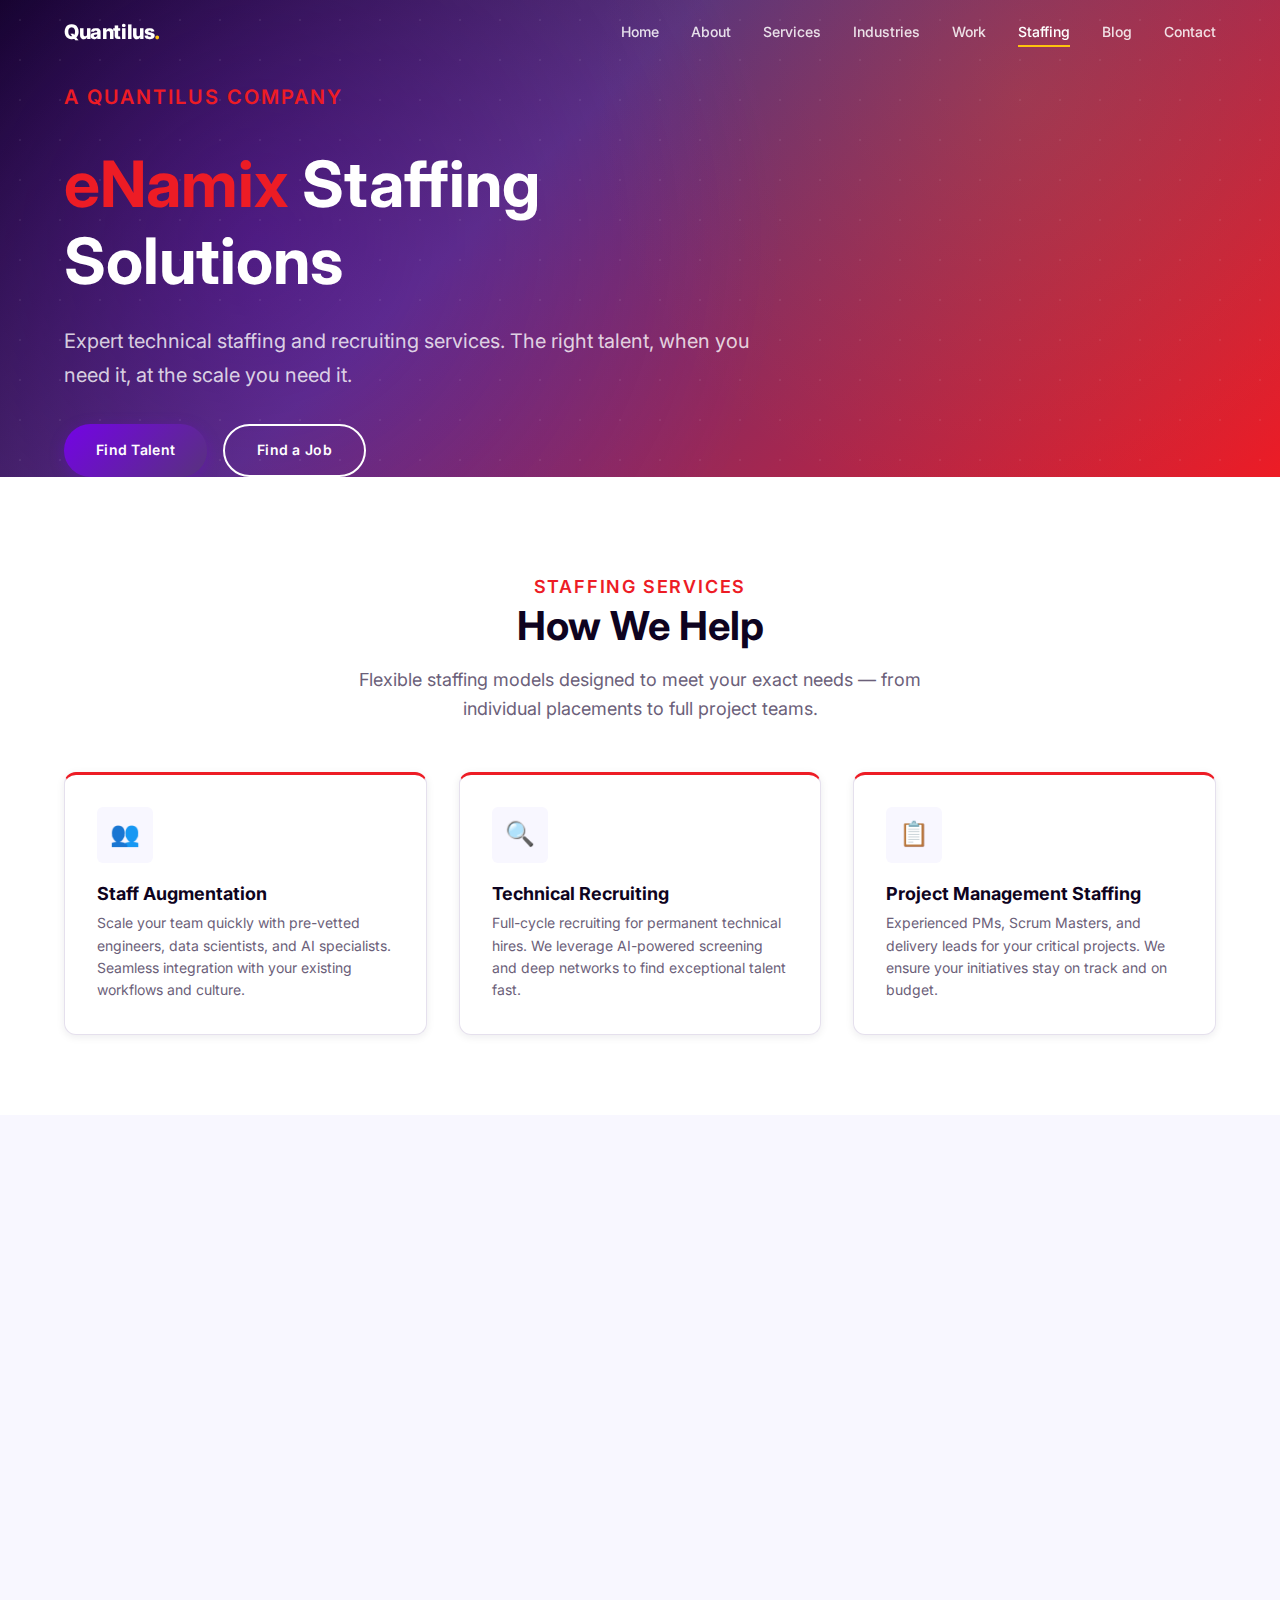
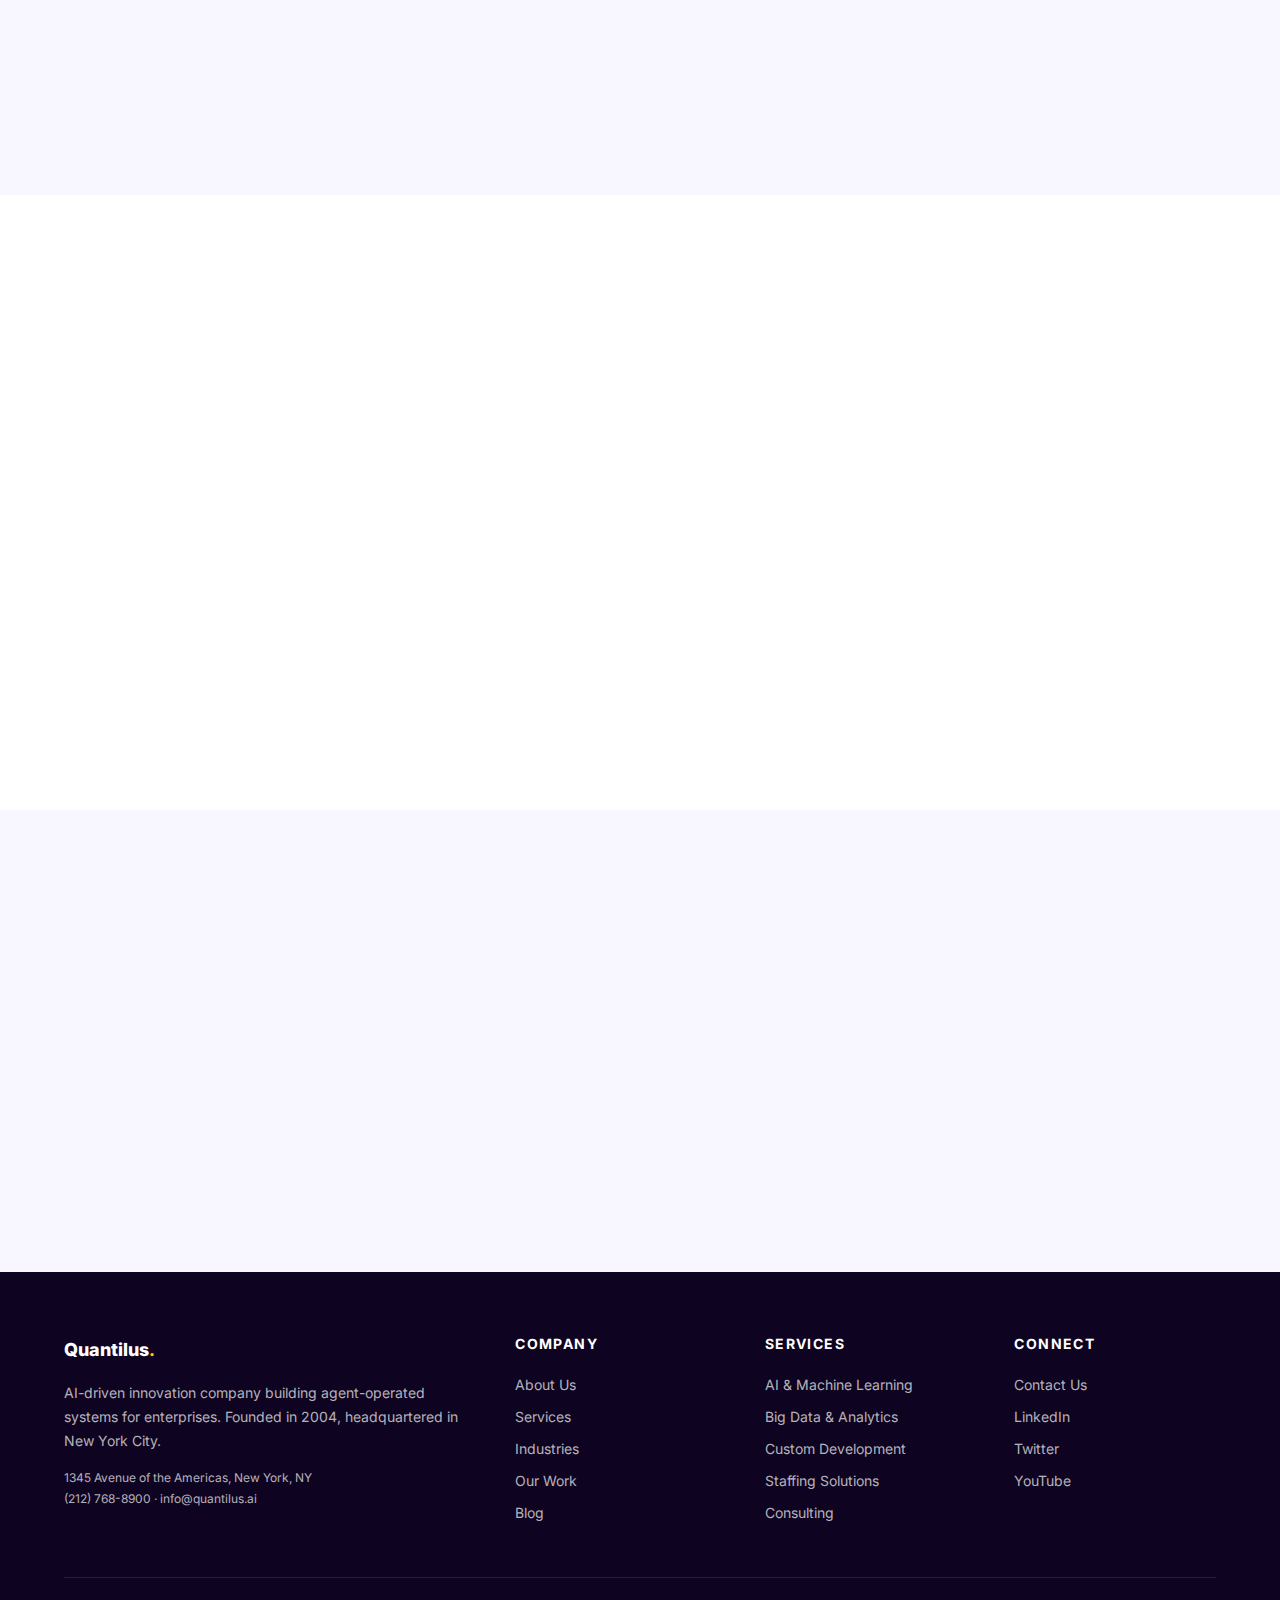
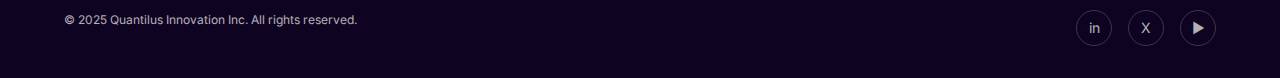
<file: staffing.html>
<!DOCTYPE html>
<html lang="en">
<head>
  <meta charset="UTF-8">
  <meta name="viewport" content="width=device-width, initial-scale=1.0">
  <title>eNamix Staffing Solutions | Quantilus Innovation — AI Driven Innovation</title>
  <meta name="description" content="eNamix by Quantilus provides staff augmentation, technical recruiting, and project management staffing. Plus Appliqant — automated video interviewing.">
  <link rel="canonical" href="https://quantilus.ai/staffing.html">
  <meta property="og:title" content="eNamix Staffing Solutions | Quantilus Innovation">
  <meta property="og:description" content="Staff augmentation, technical recruiting, and project management staffing solutions.">
  <meta property="og:url" content="https://quantilus.ai/staffing.html">
  <meta property="og:type" content="website">
  <meta property="og:image" content="https://quantilus.ai/images/og-staffing.jpg">
  <meta name="twitter:card" content="summary_large_image">
  <meta name="twitter:site" content="@quantilus">
  <meta name="twitter:title" content="eNamix Staffing Solutions | Quantilus Innovation">
  <meta name="twitter:description" content="Staff augmentation, technical recruiting, and project management staffing solutions.">
  <meta name="twitter:image" content="https://quantilus.ai/images/og-staffing.jpg">
  <link rel="icon" href="images/favicon.ico" sizes="any">
  <link rel="preconnect" href="https://fonts.googleapis.com">
  <link rel="preconnect" href="https://fonts.gstatic.com" crossorigin>
  <link href="https://fonts.googleapis.com/css2?family=DM+Serif+Display:ital@0;1&family=Inter:wght@400;500;600;700&display=swap" rel="stylesheet">
  <link rel="stylesheet" href="css/style.css">
  <script type="application/ld+json">
  {
    "@context": "https://schema.org",
    "@type": "Service",
    "name": "eNamix Staffing Solutions",
    "provider": { "@type": "Organization", "name": "Quantilus Innovation", "url": "https://quantilus.ai" },
    "serviceType": ["Staff Augmentation", "Technical Recruiting", "Project Management Staffing"],
    "areaServed": "Worldwide"
  }
  </script>
</head>
<body>
  <a href="#main" class="skip-link">Skip to main content</a>

  <header class="header" role="banner">
    <div class="container">
      <a href="index.html" class="logo" aria-label="Quantilus Innovation Home">Quantilus<span>.</span></a>
      <nav class="nav" role="navigation" aria-label="Main navigation">
        <a href="index.html">Home</a>
        <a href="about.html">About</a>
        <a href="services.html">Services</a>
        <a href="industries.html">Industries</a>
        <a href="work.html">Work</a>
        <a href="staffing.html" class="active">Staffing</a>
        <a href="blog.html">Blog</a>
        <a href="contact.html">Contact</a>
      </nav>
      <button class="nav-toggle" aria-label="Toggle navigation" aria-expanded="false">
        <span></span><span></span><span></span>
      </button>
    </div>
  </header>

  <main id="main">
    <section class="hero hero--short" aria-labelledby="staffing-hero" style="background:linear-gradient(135deg, var(--dark) 0%, #58327D 40%, #ED1C25 100%)">
      <div class="hero__bg-pattern"></div>
      <div class="container">
        <div class="hero__content">
          <p class="label" style="color:#ED1C25">A Quantilus Company</p>
          <h1 id="staffing-hero"><span class="enamix-accent">eNamix</span> Staffing Solutions</h1>
          <p>Expert technical staffing and recruiting services. The right talent, when you need it, at the scale you need it.</p>
          <div class="hero__buttons">
            <a href="contact.html" class="btn btn--primary">Find Talent</a>
            <a href="contact.html" class="btn btn--outline">Find a Job</a>
          </div>
        </div>
      </div>
    </section>

    <!-- Services -->
    <section class="section" aria-labelledby="staffing-services">
      <div class="container">
        <div class="section-header fade-in">
          <p class="label" style="color:#ED1C25">Staffing Services</p>
          <h2 id="staffing-services">How We Help</h2>
          <p>Flexible staffing models designed to meet your exact needs — from individual placements to full project teams.</p>
        </div>
        <div class="grid grid--3 fade-in">
          <div class="card card--enamix-border">
            <div class="card__icon" style="color:#ED1C25">&#128101;</div>
            <h3 class="card__title">Staff Augmentation</h3>
            <p class="card__text">Scale your team quickly with pre-vetted engineers, data scientists, and AI specialists. Seamless integration with your existing workflows and culture.</p>
          </div>
          <div class="card card--enamix-border">
            <div class="card__icon" style="color:#ED1C25">&#128269;</div>
            <h3 class="card__title">Technical Recruiting</h3>
            <p class="card__text">Full-cycle recruiting for permanent technical hires. We leverage AI-powered screening and deep networks to find exceptional talent fast.</p>
          </div>
          <div class="card card--enamix-border">
            <div class="card__icon" style="color:#ED1C25">&#128203;</div>
            <h3 class="card__title">Project Management Staffing</h3>
            <p class="card__text">Experienced PMs, Scrum Masters, and delivery leads for your critical projects. We ensure your initiatives stay on track and on budget.</p>
          </div>
        </div>
      </div>
    </section>

    <!-- Expertise Areas -->
    <section class="section section--light" aria-labelledby="expertise-heading">
      <div class="container">
        <div class="section-header fade-in">
          <p class="label" style="color:#ED1C25">Areas of Expertise</p>
          <h2 id="expertise-heading">Talent Across Technologies</h2>
        </div>
        <div class="grid grid--4 fade-in">
          <div class="card">
            <h4 class="card__title">AI &amp; Machine Learning</h4>
            <p class="card__text">ML engineers, data scientists, NLP specialists, computer vision experts.</p>
          </div>
          <div class="card">
            <h4 class="card__title">Full-Stack Development</h4>
            <p class="card__text">React, Angular, Node.js, Python, Java, .NET, and cloud-native development.</p>
          </div>
          <div class="card">
            <h4 class="card__title">Data Engineering</h4>
            <p class="card__text">Spark, Kafka, Airflow, dbt, and cloud data platform specialists.</p>
          </div>
          <div class="card">
            <h4 class="card__title">Cloud &amp; DevOps</h4>
            <p class="card__text">AWS, Azure, GCP architects, Kubernetes, Terraform, and CI/CD experts.</p>
          </div>
          <div class="card">
            <h4 class="card__title">Cybersecurity</h4>
            <p class="card__text">Security engineers, penetration testers, and compliance specialists.</p>
          </div>
          <div class="card">
            <h4 class="card__title">Mobile Development</h4>
            <p class="card__text">iOS, Android, React Native, and Flutter developers.</p>
          </div>
          <div class="card">
            <h4 class="card__title">QA &amp; Testing</h4>
            <p class="card__text">Manual and automation testers, SDET, performance, and security testing.</p>
          </div>
          <div class="card">
            <h4 class="card__title">Project Management</h4>
            <p class="card__text">Scrum Masters, Agile coaches, program managers, and delivery leads.</p>
          </div>
        </div>
      </div>
    </section>

    <!-- Appliqant -->
    <section class="section" aria-labelledby="appliqant-heading">
      <div class="container">
        <div class="hero__grid fade-in">
          <div>
            <p class="label" style="color:#ED1C25">Product Spotlight</p>
            <h2 id="appliqant-heading">Appliqant — AI-Powered Video Interviewing</h2>
            <p>Appliqant is our automated video interviewing platform that streamlines the hiring process. Candidates record responses to structured questions on their own time, and our AI assists with screening and analysis — reducing time-to-hire by 60%.</p>
            <ul style="list-style:disc;padding-left:1.5rem;color:var(--gray-600);margin-bottom:2rem">
              <li>Automated video interview scheduling and recording</li>
              <li>AI-assisted candidate evaluation and ranking</li>
              <li>Structured, bias-aware interview frameworks</li>
              <li>Seamless integration with ATS platforms</li>
              <li>Analytics dashboard for hiring managers</li>
            </ul>
            <a href="contact.html" class="btn btn--primary">Learn About Appliqant</a>
          </div>
          <div>
            <div class="card card--enamix-border" style="padding:3rem;text-align:center">
              <div style="font-size:4rem;margin-bottom:1rem">&#127909;</div>
              <h3>Appliqant</h3>
              <p class="card__text">Automated Video Interviewing Platform</p>
              <br>
              <div class="stats" style="padding:0;gap:2rem">
                <div class="stat">
                  <div class="stat__number" style="color:var(--enamix-red);font-size:var(--fs-3xl)">60%</div>
                  <div class="stat__label" style="color:var(--gray-600)">Faster Hiring</div>
                </div>
                <div class="stat">
                  <div class="stat__number" style="color:var(--enamix-red);font-size:var(--fs-3xl)">3x</div>
                  <div class="stat__label" style="color:var(--gray-600)">More Candidates</div>
                </div>
              </div>
            </div>
          </div>
        </div>
      </div>
    </section>

    <!-- CTA -->
    <section class="section section--light">
      <div class="container">
        <div class="cta-banner fade-in" style="background:linear-gradient(135deg, #ED1C25, var(--primary))">
          <h2>Need Technical Talent?</h2>
          <p>Whether you need one engineer or an entire team — we've got you covered.</p>
          <a href="contact.html" class="btn btn--gold">Contact eNamix</a>
        </div>
      </div>
    </section>
  </main>

  <footer class="footer" role="contentinfo">
    <div class="container">
      <div class="footer__grid">
        <div>
          <div class="footer__brand">Quantilus<span>.</span></div>
          <p class="footer__desc">AI-driven innovation company building agent-operated systems for enterprises. Founded in 2004, headquartered in New York City.</p>
          <p class="footer__desc" style="font-size:0.75rem;">1345 Avenue of the Americas, New York, NY<br>(212) 768-8900 &middot; info@quantilus.ai</p>
        </div>
        <div>
          <h4>Company</h4>
          <div class="footer__links">
            <a href="about.html">About Us</a>
            <a href="services.html">Services</a>
            <a href="industries.html">Industries</a>
            <a href="work.html">Our Work</a>
            <a href="blog.html">Blog</a>
          </div>
        </div>
        <div>
          <h4>Services</h4>
          <div class="footer__links">
            <a href="services.html">AI &amp; Machine Learning</a>
            <a href="services.html">Big Data &amp; Analytics</a>
            <a href="services.html">Custom Development</a>
            <a href="staffing.html">Staffing Solutions</a>
            <a href="contact.html">Consulting</a>
          </div>
        </div>
        <div>
          <h4>Connect</h4>
          <div class="footer__links">
            <a href="contact.html">Contact Us</a>
            <a href="https://www.linkedin.com/company/quantilus" target="_blank" rel="noopener noreferrer">LinkedIn</a>
            <a href="https://twitter.com/quantilus" target="_blank" rel="noopener noreferrer">Twitter</a>
            <a href="https://www.youtube.com/quantilus" target="_blank" rel="noopener noreferrer">YouTube</a>
          </div>
        </div>
      </div>
      <div class="footer__bottom">
        <p>&copy; 2025 Quantilus Innovation Inc. All rights reserved.</p>
        <div class="footer__social">
          <a href="https://www.linkedin.com/company/quantilus" target="_blank" rel="noopener noreferrer" aria-label="LinkedIn">in</a>
          <a href="https://twitter.com/quantilus" target="_blank" rel="noopener noreferrer" aria-label="Twitter">X</a>
          <a href="https://www.youtube.com/quantilus" target="_blank" rel="noopener noreferrer" aria-label="YouTube">&#9654;</a>
        </div>
      </div>
    </div>
  </footer>

  <script src="js/main.js"></script>
</body>
</html>
</file>
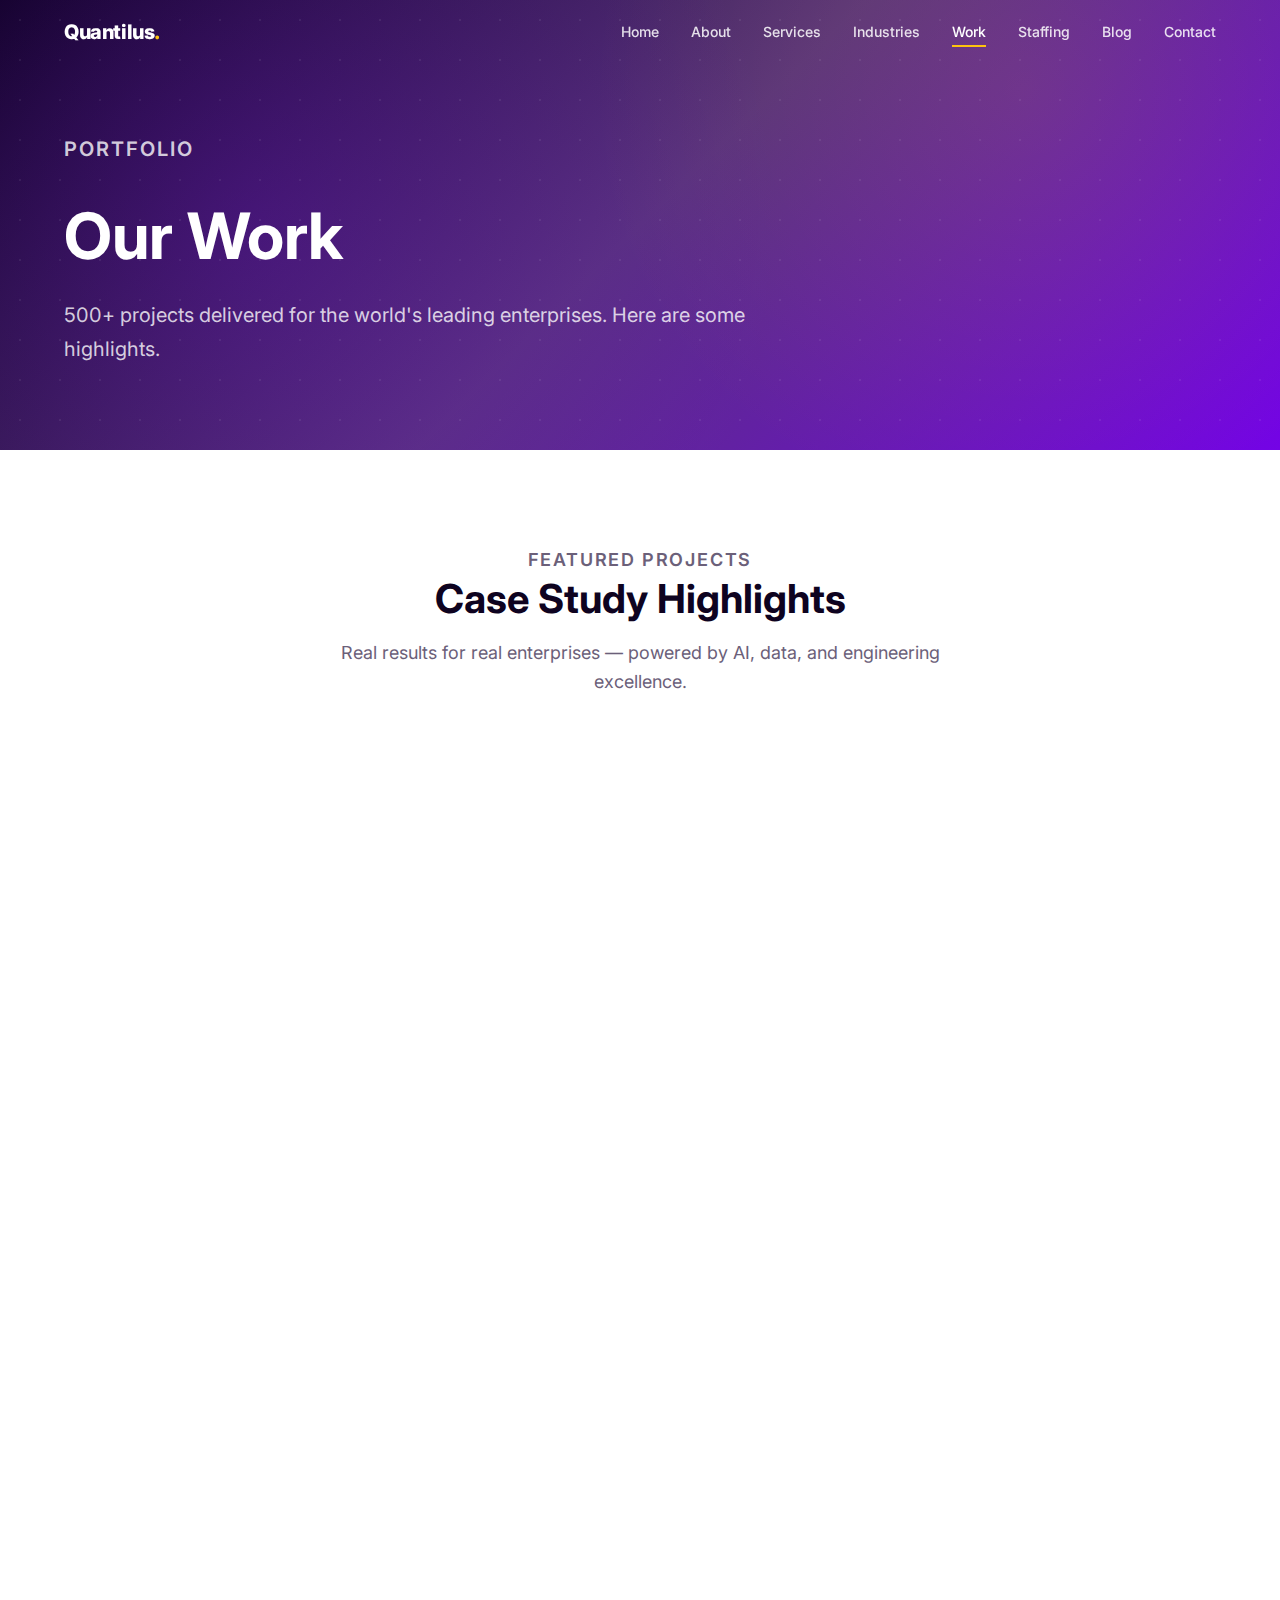
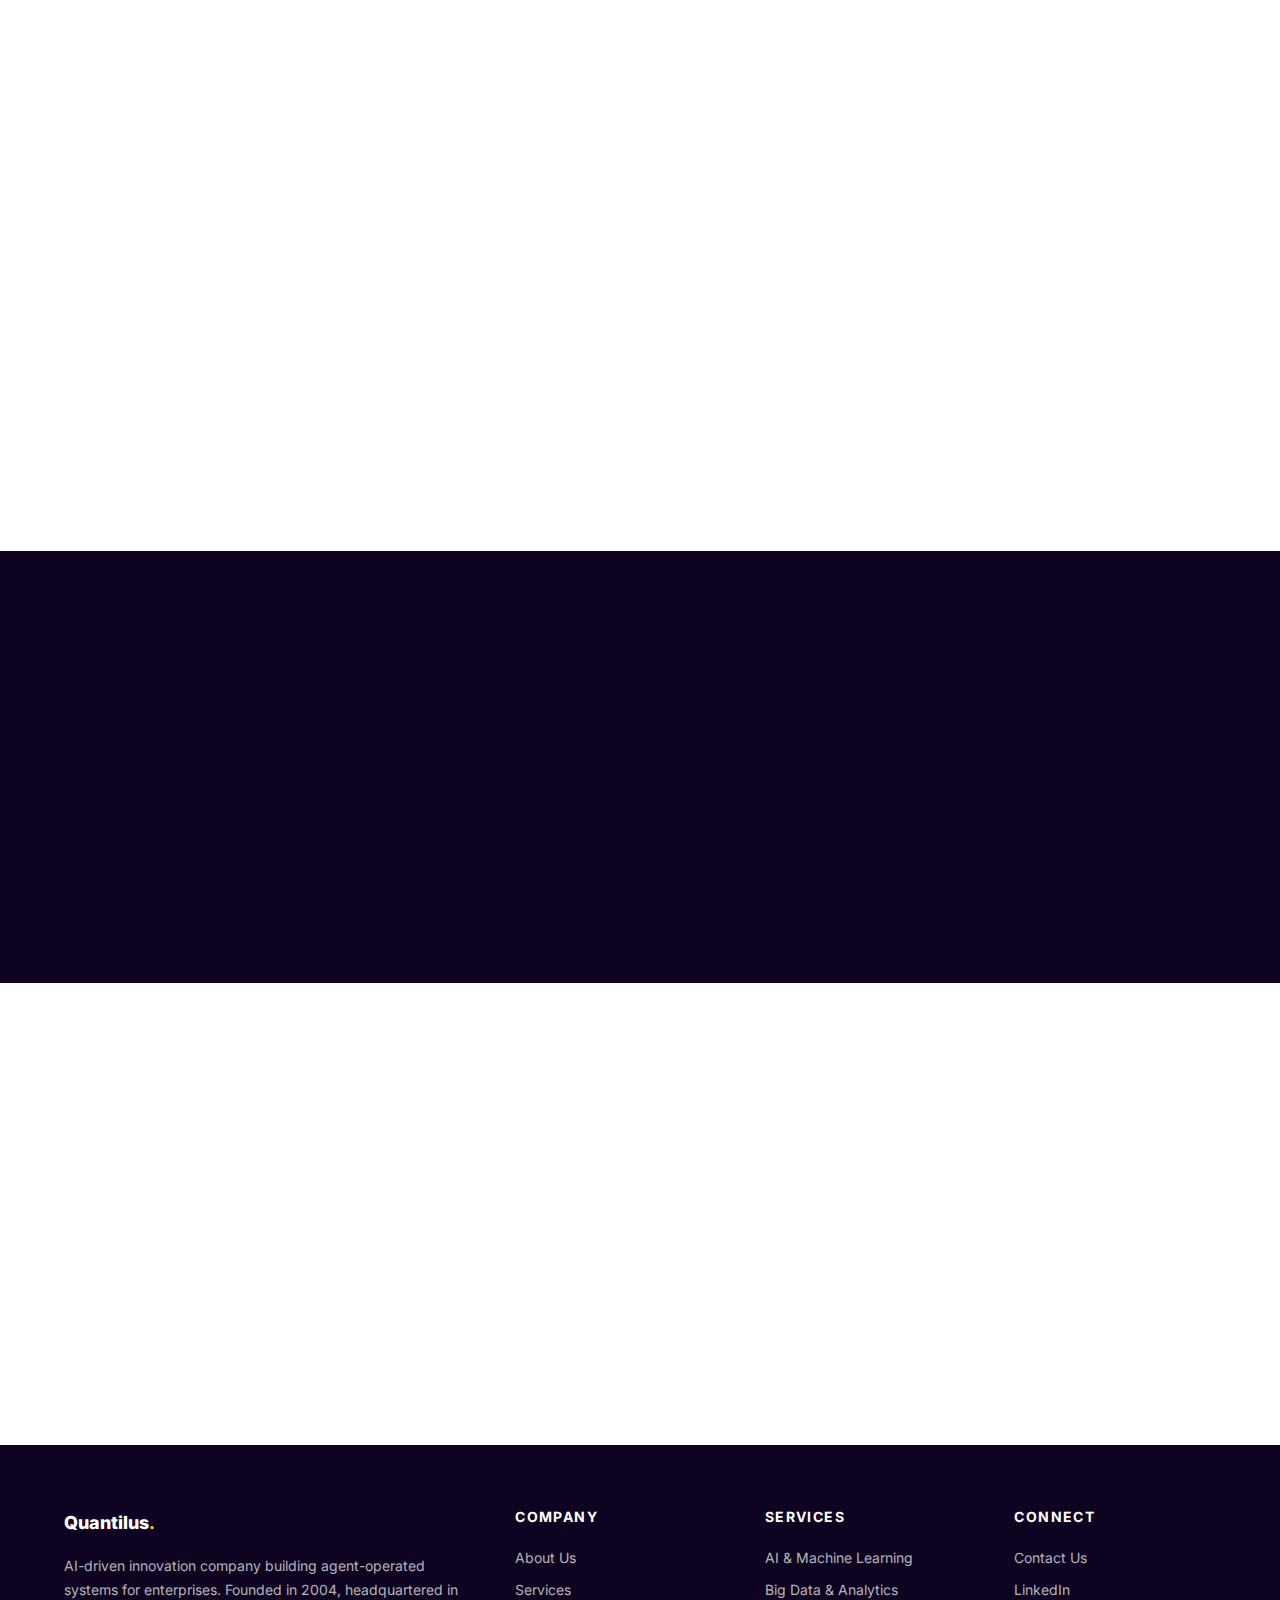
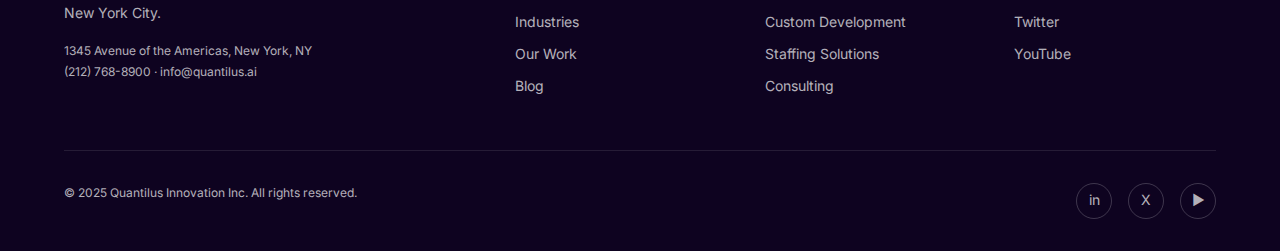
<file: work.html>
<!DOCTYPE html>
<html lang="en">
<head>
  <meta charset="UTF-8">
  <meta name="viewport" content="width=device-width, initial-scale=1.0">
  <title>Our Work | Quantilus Innovation — AI Driven Innovation</title>
  <meta name="description" content="Explore Quantilus Innovation's portfolio of AI, big data, and custom software projects for Fortune 500 clients including NBCUniversal, Macy's, USPS, and Deloitte.">
  <link rel="canonical" href="https://quantilus.ai/work.html">
  <meta property="og:title" content="Our Work | Quantilus Innovation">
  <meta property="og:description" content="Portfolio of AI and enterprise software projects for Fortune 500 clients.">
  <meta property="og:url" content="https://quantilus.ai/work.html">
  <meta property="og:type" content="website">
  <meta property="og:image" content="https://quantilus.ai/images/og-work.jpg">
  <meta name="twitter:card" content="summary_large_image">
  <meta name="twitter:site" content="@quantilus">
  <meta name="twitter:title" content="Our Work | Quantilus Innovation">
  <meta name="twitter:description" content="Portfolio of AI and enterprise software projects for Fortune 500 clients.">
  <meta name="twitter:image" content="https://quantilus.ai/images/og-work.jpg">
  <link rel="icon" href="images/favicon.ico" sizes="any">
  <link rel="preconnect" href="https://fonts.googleapis.com">
  <link rel="preconnect" href="https://fonts.gstatic.com" crossorigin>
  <link href="https://fonts.googleapis.com/css2?family=DM+Serif+Display:ital@0;1&family=Inter:wght@400;500;600;700&display=swap" rel="stylesheet">
  <link rel="stylesheet" href="css/style.css">
  <script type="application/ld+json">
  {
    "@context": "https://schema.org",
    "@type": "CollectionPage",
    "name": "Our Work",
    "description": "Portfolio of AI, big data, and custom software projects for Fortune 500 clients.",
    "provider": { "@type": "Organization", "name": "Quantilus Innovation", "url": "https://quantilus.ai" }
  }
  </script>
</head>
<body>
  <a href="#main" class="skip-link">Skip to main content</a>

  <header class="header" role="banner">
    <div class="container">
      <a href="index.html" class="logo" aria-label="Quantilus Innovation Home">Quantilus<span>.</span></a>
      <nav class="nav" role="navigation" aria-label="Main navigation">
        <a href="index.html">Home</a>
        <a href="about.html">About</a>
        <a href="services.html">Services</a>
        <a href="industries.html">Industries</a>
        <a href="work.html" class="active">Work</a>
        <a href="staffing.html">Staffing</a>
        <a href="blog.html">Blog</a>
        <a href="contact.html">Contact</a>
      </nav>
      <button class="nav-toggle" aria-label="Toggle navigation" aria-expanded="false">
        <span></span><span></span><span></span>
      </button>
    </div>
  </header>

  <main id="main">
    <section class="hero hero--short" aria-labelledby="work-hero">
      <div class="hero__bg-pattern"></div>
      <div class="container">
        <div class="hero__content">
          <p class="label">Portfolio</p>
          <h1 id="work-hero">Our Work</h1>
          <p>500+ projects delivered for the world's leading enterprises. Here are some highlights.</p>
        </div>
      </div>
    </section>

    <!-- Portfolio Grid -->
    <section class="section" aria-labelledby="portfolio-heading">
      <div class="container">
        <div class="section-header fade-in">
          <p class="label">Featured Projects</p>
          <h2 id="portfolio-heading">Case Study Highlights</h2>
          <p>Real results for real enterprises — powered by AI, data, and engineering excellence.</p>
        </div>
        <div class="grid grid--3 fade-in">
          <article class="portfolio-card">
            <div class="portfolio-card__img" aria-label="Project thumbnail placeholder">NBCUniversal Project</div>
            <div class="portfolio-card__body">
              <span class="portfolio-card__tag">Media &amp; Entertainment</span>
              <h3 class="portfolio-card__title">AI-Powered Content Recommendation Engine</h3>
              <p class="portfolio-card__desc">Built a machine learning recommendation system for NBCUniversal that increased viewer engagement by 35% through personalized content suggestions across streaming platforms.</p>
            </div>
          </article>
          <article class="portfolio-card">
            <div class="portfolio-card__img" aria-label="Project thumbnail placeholder">Macy's Project</div>
            <div class="portfolio-card__body">
              <span class="portfolio-card__tag">Retail</span>
              <h3 class="portfolio-card__title">Predictive Inventory Management System</h3>
              <p class="portfolio-card__desc">Developed an AI-driven demand forecasting platform for Macy's that reduced overstock by 25% and improved inventory turnover across 500+ stores.</p>
            </div>
          </article>
          <article class="portfolio-card">
            <div class="portfolio-card__img" aria-label="Project thumbnail placeholder">USPS Project</div>
            <div class="portfolio-card__body">
              <span class="portfolio-card__tag">Government</span>
              <h3 class="portfolio-card__title">Intelligent Mail Processing &amp; Analytics</h3>
              <p class="portfolio-card__desc">Implemented computer vision and data analytics for USPS mail processing, improving sort accuracy and enabling real-time operational dashboards.</p>
            </div>
          </article>
          <article class="portfolio-card">
            <div class="portfolio-card__img" aria-label="Project thumbnail placeholder">Deloitte Project</div>
            <div class="portfolio-card__body">
              <span class="portfolio-card__tag">Professional Services</span>
              <h3 class="portfolio-card__title">Enterprise Data Integration Platform</h3>
              <p class="portfolio-card__desc">Built a scalable data integration platform for Deloitte connecting 20+ disparate data sources into a unified analytics environment with real-time processing.</p>
            </div>
          </article>
          <article class="portfolio-card">
            <div class="portfolio-card__img" aria-label="Project thumbnail placeholder">Financial Services Project</div>
            <div class="portfolio-card__body">
              <span class="portfolio-card__tag">Finance</span>
              <h3 class="portfolio-card__title">Real-Time Fraud Detection System</h3>
              <p class="portfolio-card__desc">Developed an AI agent-based fraud detection system for a major bank that processes millions of transactions daily with 99.7% accuracy and sub-second response times.</p>
            </div>
          </article>
          <article class="portfolio-card">
            <div class="portfolio-card__img" aria-label="Project thumbnail placeholder">Healthcare Project</div>
            <div class="portfolio-card__body">
              <span class="portfolio-card__tag">Healthcare</span>
              <h3 class="portfolio-card__title">Clinical Decision Support Platform</h3>
              <p class="portfolio-card__desc">Built an AI-powered clinical decision support system that analyzes patient data in real-time, assisting physicians with diagnosis and treatment recommendations.</p>
            </div>
          </article>
          <article class="portfolio-card">
            <div class="portfolio-card__img" aria-label="Project thumbnail placeholder">EdTech Project</div>
            <div class="portfolio-card__body">
              <span class="portfolio-card__tag">Education</span>
              <h3 class="portfolio-card__title">Adaptive Learning Platform</h3>
              <p class="portfolio-card__desc">Created a personalized learning platform using NLP and adaptive algorithms that improved student outcomes by 40% across K-12 and higher education.</p>
            </div>
          </article>
          <article class="portfolio-card">
            <div class="portfolio-card__img" aria-label="Project thumbnail placeholder">Manufacturing Project</div>
            <div class="portfolio-card__body">
              <span class="portfolio-card__tag">Manufacturing</span>
              <h3 class="portfolio-card__title">Predictive Maintenance IoT System</h3>
              <p class="portfolio-card__desc">Deployed an IoT + AI predictive maintenance platform that reduced unplanned downtime by 60% and maintenance costs by 35% across multiple factory sites.</p>
            </div>
          </article>
          <article class="portfolio-card">
            <div class="portfolio-card__img" aria-label="Project thumbnail placeholder">Enterprise AI Project</div>
            <div class="portfolio-card__body">
              <span class="portfolio-card__tag">Enterprise</span>
              <h3 class="portfolio-card__title">Multi-Agent Operations Platform</h3>
              <p class="portfolio-card__desc">Built an agentic AI platform orchestrating multiple autonomous agents for a Fortune 500 company, automating complex multi-step business processes end-to-end.</p>
            </div>
          </article>
        </div>
      </div>
    </section>

    <!-- Stats -->
    <section class="section section--dark" aria-labelledby="impact-heading">
      <div class="container">
        <div class="section-header fade-in">
          <p class="label">Our Impact</p>
          <h2 id="impact-heading">By the Numbers</h2>
        </div>
        <div class="stats fade-in">
          <div class="stat">
            <div class="stat__number">500+</div>
            <div class="stat__label">Projects Delivered</div>
          </div>
          <div class="stat">
            <div class="stat__number">50+</div>
            <div class="stat__label">Fortune 500 Clients</div>
          </div>
          <div class="stat">
            <div class="stat__number">99.7%</div>
            <div class="stat__label">Client Satisfaction</div>
          </div>
          <div class="stat">
            <div class="stat__number">20+</div>
            <div class="stat__label">Industries Served</div>
          </div>
        </div>
      </div>
    </section>

    <!-- CTA -->
    <section class="section">
      <div class="container">
        <div class="cta-banner fade-in">
          <h2>Have a Project in Mind?</h2>
          <p>Let's discuss how our AI expertise can solve your business challenges.</p>
          <a href="contact.html" class="btn btn--gold">Start a Conversation</a>
        </div>
      </div>
    </section>
  </main>

  <footer class="footer" role="contentinfo">
    <div class="container">
      <div class="footer__grid">
        <div>
          <div class="footer__brand">Quantilus<span>.</span></div>
          <p class="footer__desc">AI-driven innovation company building agent-operated systems for enterprises. Founded in 2004, headquartered in New York City.</p>
          <p class="footer__desc" style="font-size:0.75rem;">1345 Avenue of the Americas, New York, NY<br>(212) 768-8900 &middot; info@quantilus.ai</p>
        </div>
        <div>
          <h4>Company</h4>
          <div class="footer__links">
            <a href="about.html">About Us</a>
            <a href="services.html">Services</a>
            <a href="industries.html">Industries</a>
            <a href="work.html">Our Work</a>
            <a href="blog.html">Blog</a>
          </div>
        </div>
        <div>
          <h4>Services</h4>
          <div class="footer__links">
            <a href="services.html">AI &amp; Machine Learning</a>
            <a href="services.html">Big Data &amp; Analytics</a>
            <a href="services.html">Custom Development</a>
            <a href="staffing.html">Staffing Solutions</a>
            <a href="contact.html">Consulting</a>
          </div>
        </div>
        <div>
          <h4>Connect</h4>
          <div class="footer__links">
            <a href="contact.html">Contact Us</a>
            <a href="https://www.linkedin.com/company/quantilus" target="_blank" rel="noopener noreferrer">LinkedIn</a>
            <a href="https://twitter.com/quantilus" target="_blank" rel="noopener noreferrer">Twitter</a>
            <a href="https://www.youtube.com/quantilus" target="_blank" rel="noopener noreferrer">YouTube</a>
          </div>
        </div>
      </div>
      <div class="footer__bottom">
        <p>&copy; 2025 Quantilus Innovation Inc. All rights reserved.</p>
        <div class="footer__social">
          <a href="https://www.linkedin.com/company/quantilus" target="_blank" rel="noopener noreferrer" aria-label="LinkedIn">in</a>
          <a href="https://twitter.com/quantilus" target="_blank" rel="noopener noreferrer" aria-label="Twitter">X</a>
          <a href="https://www.youtube.com/quantilus" target="_blank" rel="noopener noreferrer" aria-label="YouTube">&#9654;</a>
        </div>
      </div>
    </div>
  </footer>

  <script src="js/main.js"></script>
</body>
</html>
</file>
<file: css/style.css>
/* ============================================
   Quantilus Innovation — Theme Switcher
   ============================================

   Switch themes by uncommenting ONE line below:

   - "theme-lovefrom.css"  → Editorial, serif, monochrome (LoveFrom-inspired)
   - "theme-original.css"  → Vibrant, gradient, modern tech

   ============================================ */

/* Active theme ↓ */
/* @import url('theme-lovefrom.css'); */

/* Alternative theme (uncomment to switch, comment the other) ↓ */
@import url('theme-original.css');
</file>
